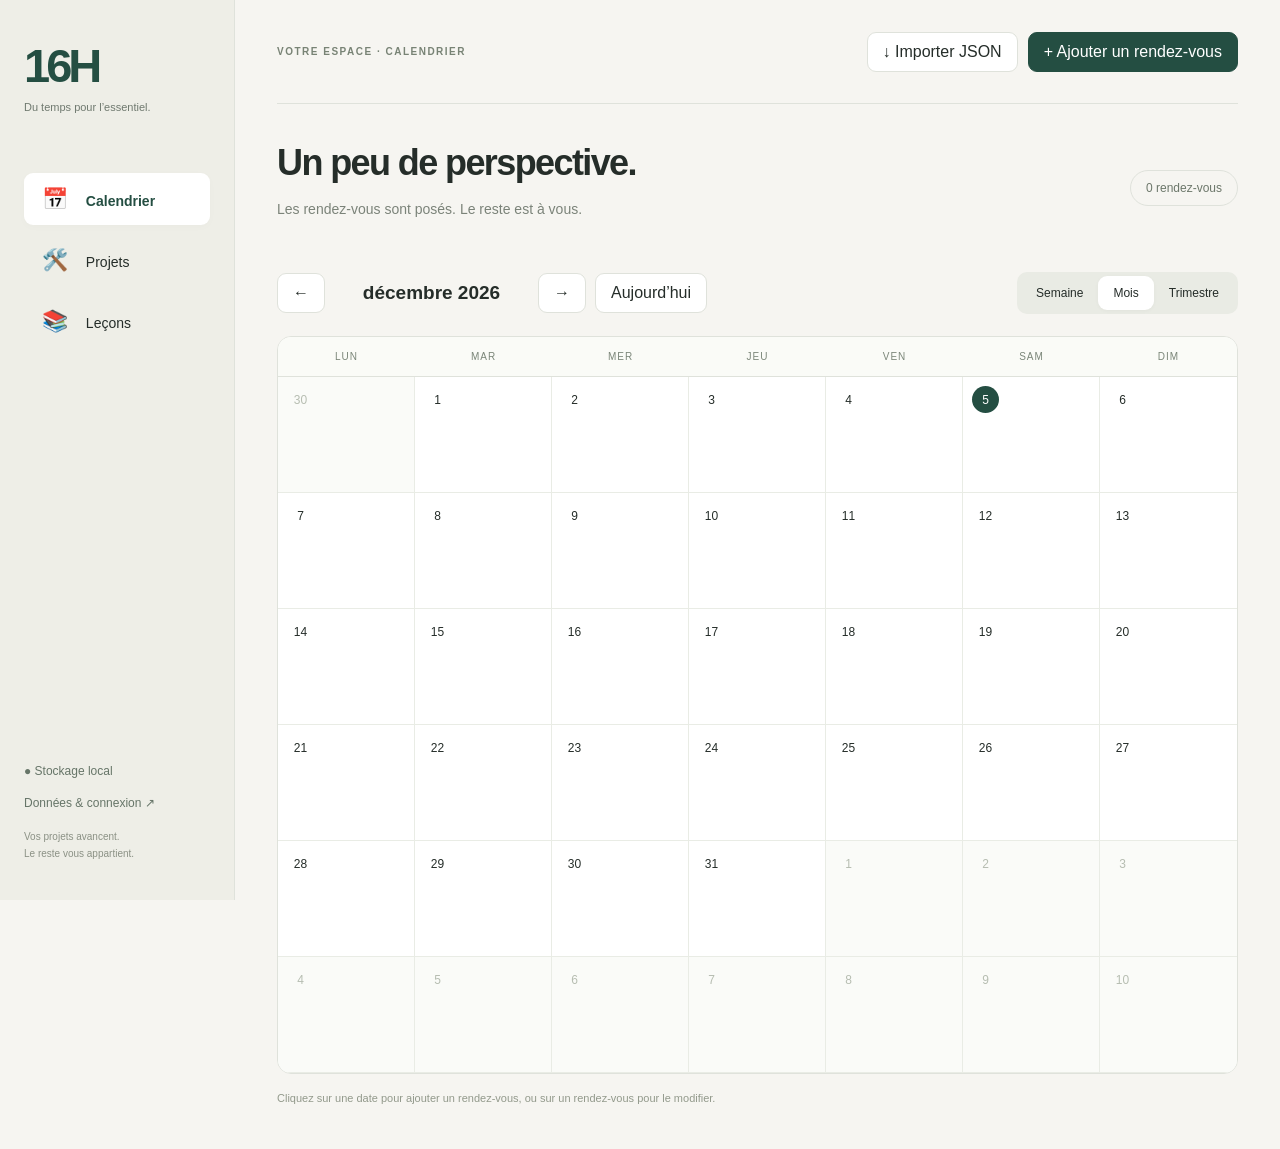
<file: index.html>
<!doctype html>
<html lang="fr"><head><meta charset="utf-8"><meta name="viewport" content="width=device-width,initial-scale=1"><meta name="theme-color" content="#f6f5f1"><title>16H — Calendrier, Projets & Leçons</title><link rel="manifest" href="./manifest.webmanifest"><link rel="icon" href="./icon-192.png"><link rel="stylesheet" href="./style.css"><link rel="stylesheet" href="./deepwork.css"></head>
<body>
<aside><a class="brand" href="./">16H<span>Du temps pour l’essentiel.</span></a><nav aria-label="Modules"><button data-module="calendar" class="active">📅 <span>Calendrier</span></button><button data-module="projects">🛠️ <span>Projets</span></button><button data-module="lessons">📚 <span>Leçons</span></button></nav><div class="aside-bottom"><span id="storageStatus">● Stockage local</span><button id="dataButton">Données & connexion ↗</button><small>Vos projets avancent.<br>Le reste vous appartient.</small></div></aside>
<main><header><span id="eyebrow">VOTRE ESPACE · CALENDRIER</span><div><button id="importButton">↓ Importer JSON</button><button id="addButton" class="primary">+ Ajouter un rendez-vous</button></div></header><section id="calendar"><div class="title-row"><div><h1>Un peu de perspective.</h1><p>Les rendez-vous sont posés. Le reste est à vous.</p></div><span class="pill" id="eventCount"></span></div><div class="toolbar"><div class="date-nav"><button id="prev" aria-label="Période précédente">←</button><h2 id="period"></h2><button id="next" aria-label="Période suivante">→</button><button id="today">Aujourd’hui</button></div><div class="segments" aria-label="Vue du calendrier"><button data-view="week">Semaine</button><button data-view="month" class="active">Mois</button><button data-view="quarter">Trimestre</button></div></div><div id="calendarGrid"></div><p class="hint">Cliquez sur une date pour ajouter un rendez-vous, ou sur un rendez-vous pour le modifier.</p></section>
<section id="projects" hidden><div class="title-row"><div><h1>De l’idée au projet.</h1><p>Une vue d’ensemble. Des étapes. De la place pour réfléchir.</p></div></div><input id="projectSearch" type="search" placeholder="Rechercher un projet…" aria-label="Rechercher un projet"><div id="projectGrid"></div></section>
<section id="projectDetail" hidden></section>
<section id="lessons" hidden><div class="title-row"><div><h1>Tout ce que j’apprends.</h1><p>Une carte par sujet, un espace libre pour explorer et retenir.</p></div></div><input id="lessonSearch" type="search" placeholder="Rechercher une leçon…" aria-label="Rechercher une leçon"><div id="lessonGrid"></div></section>
</main>
<dialog id="editor"><form id="editForm"><div class="dialog-head"><div><small>16H · VOTRE ESPACE</small><h2 id="editorTitle"></h2></div><button type="button" data-close aria-label="Fermer">×</button></div><div id="editFields"></div><p id="editError" class="error" role="alert"></p><footer><button type="button" id="deleteEntity" class="danger">Supprimer</button><button type="button" data-close>Annuler</button><button class="primary" type="submit">Enregistrer</button></footer></form></dialog>
<dialog id="dataDialog"><div class="dialog-head"><h2>Vos données, chez vous.</h2><button data-close aria-label="Fermer">×</button></div><p>Calendrier, projets, cartes et pièces jointes sont conservés sur cet appareil. Une sauvegarde complète permet de les transférer.</p><div class="data-actions"><button id="exportButton">↓ Sauvegarde complète</button><button id="importData">↑ Importer / restaurer</button><button id="migrateButton">Migrer la V14.1 de ce navigateur</button></div><hr><h3>Pont local · facultatif</h3><p>Pour partager un même fichier local avec une future intégration ChatGPT. Lancez le pont fourni dans le dossier bridge, puis saisissez son adresse et son jeton. La connexion vaut pour cet onglet.</p><label>Adresse<input id="bridgeUrl" value="http://127.0.0.1:1616"></label><label>Jeton d’accès<input id="bridgeToken" type="password" autocomplete="off"></label><label>Source de données<select id="bridgeSource"><option value="remote">Utiliser les données du pont</option><option value="local">Transférer mes données dans un pont vide</option></select></label><div class="data-actions"><button id="connectBridge">Connecter</button><button id="disconnectBridge">Revenir au stockage navigateur</button></div><p id="bridgeError" role="alert" class="error"></p><small>La connexion à ChatGPT elle-même se configure séparément : consultez le README.</small></dialog>
<dialog id="importDialog"><div class="dialog-head"><h2>Importer vos données</h2><button data-close aria-label="Fermer">×</button></div><p>Sauvegarde V15, export V14.1, projet ou planning JSON. Un aperçu est présenté avant toute modification.</p><input id="jsonFile" type="file" accept=".json,application/json"><textarea id="jsonText" rows="8" placeholder="Ou collez votre JSON ici…" aria-label="Contenu JSON"></textarea><button id="inspectImport">Vérifier le fichier</button><p id="importPreview" role="status"></p><label>Action<select id="importMode"><option value="merge">Ajouter les nouvelles données (refuse les identifiants déjà présents)</option><option value="replace">Restaurer une sauvegarde complète (remplace les données actuelles)</option></select></label><p class="hint">Une sauvegarde des données actuelles est téléchargée avant l’import.</p><p id="importError" class="error" role="alert"></p><footer><button id="applyImport" class="primary" disabled>Confirmer l’import</button></footer></dialog>
<div id="mapOverlay" hidden><div class="map-header"><button id="mapBack">← Projets</button><span id="mapBreadcrumb"></span><span id="mapSaveState" role="status">Sauvegarde locale</span></div><iframe id="mapFrame" title="Éditeur de carte mentale"></iframe></div>
<dialog id="lessonDeleteDialog" aria-labelledby="lessonDeleteTitle"><h2 id="lessonDeleteTitle">Supprimer cette leçon ?</h2><p id="lessonDeleteText"></p><footer><button id="lessonDeleteCancel">Annuler</button><button id="lessonDeleteConfirm" class="danger">Supprimer la leçon et sa carte</button></footer></dialog><div id="toast" role="status" hidden></div><script type="module" src="./app.mjs"></script></body></html>
</file>
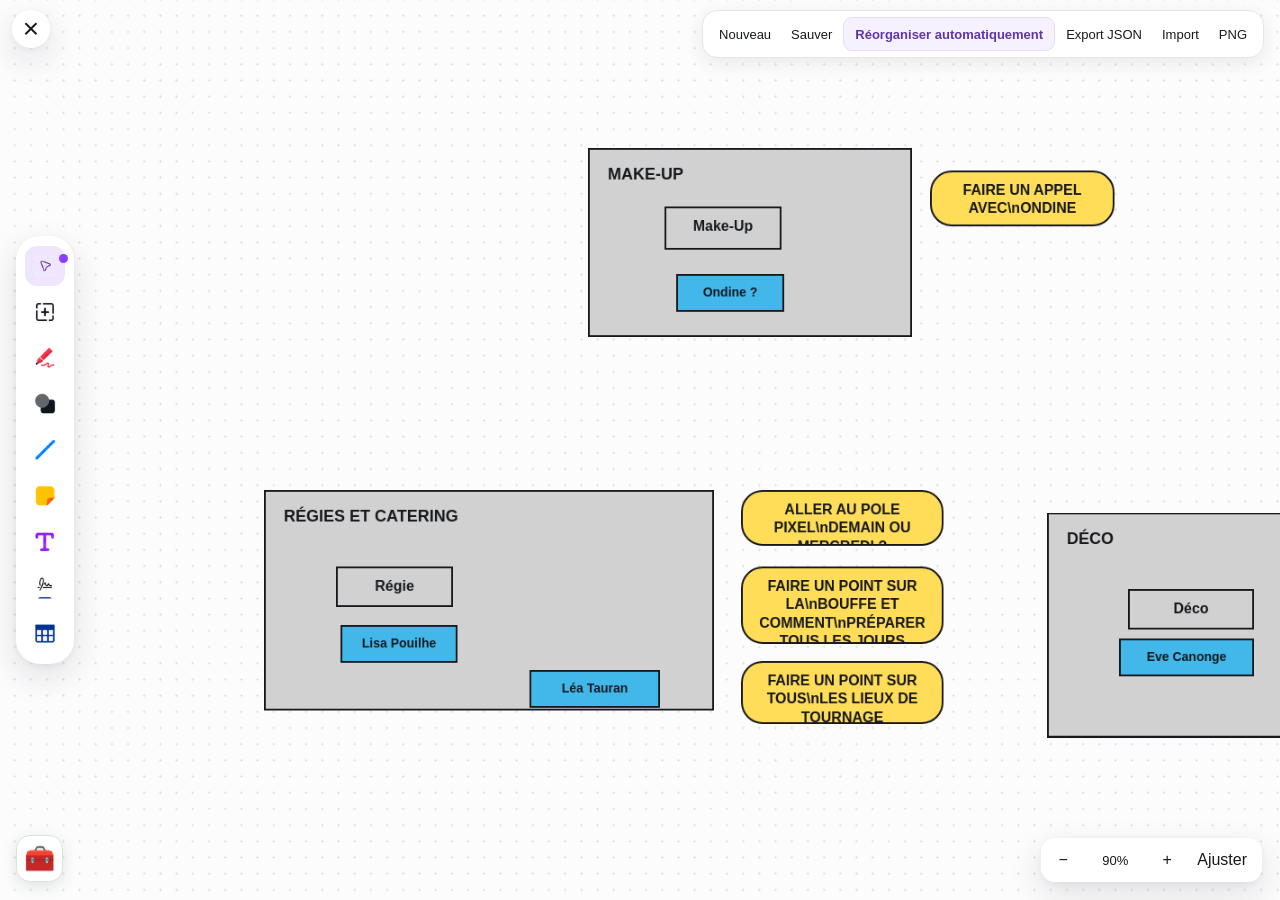
<file: mindmap.html>
<!doctype html>
<html lang="fr">
<head>
<meta charset="utf-8"/>
<meta name="viewport" content="width=device-width, initial-scale=1"/>
<!-- Home Mindmap V18.6: links + embeds + nested mindmaps -->
  <title>Home Mindmap</title>
<style>
  :root{
    --bg:#fcfcfd; --grid:#dfe4ec; --ink:#17191d; --muted:#6f7785;
    --purple:#8b3dff; --purple2:#efe5ff; --blue:#42b7ea; --yellow:#ffdd58;
    --shadow:0 12px 34px rgba(22,26,33,.12),0 2px 8px rgba(22,26,33,.06);
  }
  *{box-sizing:border-box}
  html,body{margin:0;width:100%;height:100%;overflow:hidden;font-family:Inter,"Open Sans",Arial,sans-serif;color:var(--ink);background:var(--bg)}
  button,input,select{font:inherit}
  button{color:inherit}
  #app{width:100%;height:100%;position:relative;overflow:hidden;background:var(--bg)}
  #viewport{
    position:absolute;inset:0;overflow:hidden;touch-action:none;cursor:default;
    background-color:var(--bg);
    background-image:radial-gradient(circle,var(--grid) 1px,transparent 1.25px);
    background-repeat:repeat;
  }
  #world{position:absolute;left:0;top:0;transform-origin:0 0;will-change:transform}
  #nodeLayer{position:absolute;left:0;top:0;overflow:visible}
  .node{
    position:absolute;user-select:none;transform-origin:center center;
    display:flex;align-items:center;justify-content:center;overflow:visible;
    min-width:10px;min-height:10px;
  }
  .node.locked{cursor:not-allowed}
  .node:not(.editing):not(.locked){cursor:grab}
  .node.dragging{cursor:grabbing}
  .node.hoverable:hover::after{
    content:"";position:absolute;inset:-2px;border:1px solid rgba(139,61,255,.28);
    border-radius:inherit;pointer-events:none;
  }
  .node-text{
    width:100%;height:100%;padding:10px 14px;display:flex;align-items:center;justify-content:center;
    text-align:center;white-space:pre-wrap;word-break:break-word;outline:none;box-sizing:border-box;line-height:1.2;overflow:hidden;
  }
  .node.editing .node-text{overflow:auto;user-select:text;-webkit-user-select:text;cursor:text;outline:none}
  .node.editing,.node.editing *{user-select:text;-webkit-user-select:text}
  .node-text-editor,.todo-text,.todo-title,.table-node td,input[type="text"],textarea,[contenteditable="true"]{user-select:text!important;-webkit-user-select:text!important;cursor:text}
  .node-text-editor{touch-action:auto!important}
  .node-text[contenteditable="true"]{user-select:text;cursor:text}
  .sticky .node-text{align-items:flex-start;justify-content:flex-start;text-align:left;padding:16px}
  .text-node .node-text{padding:2px 4px;justify-content:flex-start;text-align:left}
  .section .node-text{align-items:flex-start;justify-content:flex-start;padding:16px 20px;font-weight:800}
  .diamond .shape-bg{position:absolute;inset:0;transform:rotate(45deg);border-radius:8px}
  .diamond .node-text{position:relative;z-index:1}
  .draw-node svg{width:100%;height:100%;overflow:visible;display:block}
  .table-node{display:block;background:white;border:1px solid #222}
  .table-node table{border-collapse:collapse;width:100%;height:100%;table-layout:fixed}
  .table-node td{border:1px solid #222;padding:6px;vertical-align:top;outline:none;user-select:text}
  .document-node{background:#fff;border:1px solid #cfd5df!important;border-radius:14px!important;overflow:hidden!important;align-items:stretch!important;justify-content:stretch!important}
  .document-shell{width:100%;height:100%;display:flex;flex-direction:column;padding:14px 14px 12px;gap:10px;pointer-events:auto}
  .document-top{display:flex;gap:12px;align-items:center;min-width:0}
  .document-type{width:42px;height:46px;border-radius:10px;display:grid;place-items:center;font-weight:800;font-size:12px;letter-spacing:.4px;background:#f3efff;color:#6c36c9;flex:0 0 auto;border:1px solid #e1d6ff}
  .document-meta{min-width:0;flex:1}
  .document-name{font-size:14px;font-weight:750;white-space:nowrap;overflow:hidden;text-overflow:ellipsis}
  .document-sub{font-size:11px;color:#737b88;margin-top:3px}
  .document-open{margin-top:auto;height:34px;border:1px solid #d8dde6;background:#fff;border-radius:9px;font-weight:700;cursor:pointer;pointer-events:auto}
  .document-open:hover{background:#f7f4ff;border-color:#cdbbff;color:#6530c4}

  #viewport.doc-preview-open{right:50%;border-right:1px solid #d9dee7}
  #documentPreviewPanel{position:absolute;right:0;top:0;bottom:0;width:50%;z-index:90;background:#fff;border-left:1px solid #d9dee7;display:none;flex-direction:column;box-shadow:-10px 0 30px rgba(24,28,35,.08)}
  #documentPreviewPanel.show{display:flex}
  .doc-preview-head{height:58px;display:flex;align-items:center;gap:12px;padding:0 14px 0 18px;border-bottom:1px solid #e4e7ec;flex:0 0 auto;background:#fff}
  .doc-preview-title{font-size:15px;font-weight:750;white-space:nowrap;overflow:hidden;text-overflow:ellipsis;flex:1}
  .doc-preview-badge{font-size:11px;font-weight:800;padding:5px 8px;border-radius:999px;background:#f2edff;color:#6530c4}
  .doc-preview-close{width:34px;height:34px;border:0;border-radius:9px;background:transparent;font-size:24px;cursor:pointer;display:grid;place-items:center}
  .doc-preview-close:hover{background:#f1f3f6}
  #documentPreviewBody{flex:1;min-height:0;overflow:auto;background:#f7f8fa}
  #documentPreviewBody iframe{width:100%;height:100%;border:0;background:#fff;display:block}
  .doc-text-preview{max-width:900px;margin:0 auto;padding:36px 42px 70px;background:#fff;min-height:100%;font:15px/1.65 Inter,"Open Sans",Arial,sans-serif;color:#20242a;white-space:pre-wrap;word-break:break-word}
  .doc-md-preview{max-width:900px;margin:0 auto;padding:36px 42px 70px;background:#fff;min-height:100%;font:15px/1.65 Inter,"Open Sans",Arial,sans-serif;color:#20242a}
  .doc-md-preview h1,.doc-md-preview h2,.doc-md-preview h3{line-height:1.25;margin:1.2em 0 .55em}
  .doc-md-preview h1{font-size:28px}.doc-md-preview h2{font-size:22px}.doc-md-preview h3{font-size:18px}
  .doc-md-preview p{margin:.55em 0}.doc-md-preview ul{padding-left:24px}.doc-md-preview code{background:#f1f3f6;padding:2px 5px;border-radius:5px;font-family:ui-monospace,SFMono-Regular,Menlo,monospace}
  .doc-preview-error{padding:28px;color:#7b4450}

  #connectorSvg,#selectionSvg{position:absolute;inset:0;width:100%;height:100%;pointer-events:none;overflow:visible}
  #connectorOverlay{position:absolute;inset:0;z-index:18;pointer-events:none}
  .connector-handle{position:absolute;width:16px;height:16px;border-radius:50%;background:#fff;border:2px solid #bcc5d1;box-shadow:0 1px 4px rgba(0,0,0,.16);transform:translate(-50%,-50%);pointer-events:auto;cursor:grab}
  .connector-handle:active{cursor:grabbing}
  #connectorSvg{z-index:2}
  #selectionSvg{z-index:8}
  #world{z-index:4}
  .connector-hit{fill:none;stroke:transparent;stroke-width:14;pointer-events:stroke;cursor:pointer}
  .connector-visible{fill:none;stroke:#17191d;stroke-width:2}
  .connector-label{
    position:absolute;z-index:6;background:#fff;padding:2px 6px;border-radius:6px;font-size:12px;
    transform:translate(-50%,-50%);box-shadow:0 1px 3px rgba(0,0,0,.12);pointer-events:auto;
  }

  #marquee{position:absolute;display:none;z-index:15;border:1px solid var(--purple);background:rgba(139,61,255,.08);pointer-events:none}
  #smartV,#smartH{position:absolute;z-index:14;background:#d93cff;display:none;pointer-events:none}
  #smartV{width:1px;top:0;bottom:0}
  #smartH{height:1px;left:0;right:0}

  #selectionBox{
    position:absolute;z-index:20;border:2px solid var(--purple);display:none;pointer-events:none;
    transform-origin:center center;
  }
  .handle{
    position:absolute;width:12px;height:12px;background:#fff;border:1.5px solid #aeb6c3;border-radius:50%;
    box-shadow:0 1px 4px rgba(0,0,0,.15);pointer-events:auto;
  }
  .handle.side{border-radius:5px}
  .h-nw{left:-7px;top:-7px;cursor:nwse-resize}.h-n{left:50%;top:-7px;transform:translateX(-50%);cursor:ns-resize}
  .h-ne{right:-7px;top:-7px;cursor:nesw-resize}.h-e{right:-7px;top:50%;transform:translateY(-50%);cursor:ew-resize}
  .h-se{right:-7px;bottom:-7px;cursor:nwse-resize}.h-s{left:50%;bottom:-7px;transform:translateX(-50%);cursor:ns-resize}
  .h-sw{left:-7px;bottom:-7px;cursor:nesw-resize}.h-w{left:-7px;top:50%;transform:translateY(-50%);cursor:ew-resize}
  #rotateHandle{
    position:absolute;left:calc(50% - 36px);top:auto;bottom:-126px;transform:translateX(-50%);width:34px;height:34px;border-radius:50%;
    background:#fff;border:1px solid #ccd1da;box-shadow:0 2px 7px rgba(0,0,0,.14);pointer-events:auto;cursor:grab;
    display:grid;place-items:center;font-size:0;
  }
  #rotateStem{display:none!important}

  .quick{
    position:absolute;width:34px;height:34px;border-radius:50%;background:#fff;border:1px solid #cbd1da;
    box-shadow:0 2px 7px rgba(0,0,0,.14);display:none;place-items:center;pointer-events:auto;cursor:pointer;
    font-size:21px;line-height:1;
  }
  #qUp{left:50%;top:-72px;transform:translateX(-50%)}#qDown{left:50%;bottom:-72px;transform:translateX(-50%)}
  #qLeft{left:-54px;top:50%;transform:translateY(-50%)}#qRight{right:-54px;top:50%;transform:translateY(-50%)}

  #leftToolbar{
    position:absolute;left:16px;top:50%;transform:translateY(-50%);z-index:40;width:58px;padding:10px 7px;
    border-radius:24px;background:#fff;box-shadow:var(--shadow);display:flex;flex-direction:column;gap:6px;align-items:center;
  }
  .tool{
    width:40px;height:40px;border:0;background:transparent;border-radius:12px;display:grid;place-items:center;cursor:pointer;
    font-size:20px;position:relative;
  }
  .tool:hover{background:#f4f5f7}.tool.active{background:var(--purple2);color:#6632c2}
  .tool.active::after{content:"";position:absolute;right:-3px;top:8px;width:9px;height:9px;border-radius:50%;background:var(--purple)}
  .tool svg{width:23px;height:23px;stroke:currentColor;fill:none;stroke-width:2;stroke-linecap:round;stroke-linejoin:round}
  .tool svg{display:none}
  .tool-icon,.tb-icon,.quick-icon,.rotate-icon{display:block;object-fit:contain;pointer-events:none}
  .tool-icon{width:24px;height:24px}
  .quick-icon{width:18px;height:18px}
  .rotate-icon{width:18px;height:18px}
  .tb-icon{width:22px;height:22px;object-fit:contain}
  .tb-icon.wide{width:24px;height:24px;object-fit:contain}
  .tb-btn.icon{display:grid;place-items:center}
  .tb-btn.icon img{width:28px;height:28px;object-fit:contain}
  .tb-btn.icon.active{background:#efe5ff}
  .canva-swatch,.line-style-btn,.connector-style-icon,.text-color-btn,.bullets-icon,.spacing-icon,.more-icon{display:grid;place-items:center;position:relative}
  .canva-swatch input,.text-color-btn input{position:absolute;inset:0;opacity:0;cursor:pointer}
  .canva-swatch .swatch-disc,.line-style-btn .lines,.connector-style-icon:before,.connector-style-icon:after,.text-color-btn:after{display:none!important}
  #fontSizeWrap button{display:grid;place-items:center;font-size:0}
  #fontSizeWrap button img{width:20px;height:20px;object-fit:contain}
  #rotateHandle{font-size:0}
  .quick{font-size:0}

  #closeBtn{
    position:absolute;left:14px;top:12px;z-index:41;width:42px;height:42px;border-radius:50%;border:0;background:#fff;
    box-shadow:var(--shadow);font-size:32px;line-height:1;cursor:pointer
  }

  #topbar{
    position:absolute;left:68px;top:12px;z-index:35;background:rgba(255,255,255,.98);
    border:1px solid #e2e5ea;display:none;align-items:center;gap:4px;padding:5px 8px;
    overflow-x:auto;overflow-y:hidden;white-space:nowrap;backdrop-filter:blur(10px);border-radius:16px;
    box-shadow:0 5px 20px rgba(0,0,0,.08);width:max-content;max-width:none;height:54px
  }
  #topbar.show{display:flex}
  .tb-btn,.tb-select,.tb-input{height:38px;border:0;background:transparent;border-radius:10px;padding:0;cursor:pointer;flex:0 0 auto}
  .tb-btn:hover,.tb-select:hover{background:#f4f3f7}
  .tb-btn.icon{width:38px;min-width:38px;max-width:38px;padding:0;font-size:22px;display:grid;place-items:center}
  .tb-btn.active{background:#efe5ff;color:#5d2ca7;font-weight:800}
  .tb-sep{width:1px;height:28px;background:#e1e4e9;flex:0 0 auto;margin:0 2px}
  #topbar > *{box-sizing:border-box}
  #topbar img{display:block}

  .canva-swatch{width:38px;height:38px;min-width:38px;max-width:38px;border:0;background:transparent;border-radius:10px;padding:0;cursor:pointer;position:relative;flex:0 0 38px}
  .canva-swatch:hover{background:#f4f3f7}
  .canva-swatch .swatch-disc{width:32px;height:32px;border-radius:50%;display:block;border:1px solid rgba(0,0,0,.12)}
  .canva-swatch input{position:absolute;inset:0;opacity:0;cursor:pointer}
  .line-style-btn{width:38px;height:38px;min-width:38px;max-width:38px;border:0;background:transparent;border-radius:10px;display:grid;place-items:center;cursor:pointer;flex:0 0 38px}
  .line-style-btn:hover{background:#f4f3f7}
  .line-style-btn .lines{width:27px;height:22px;display:flex;flex-direction:column;justify-content:space-between}
  .line-style-btn .lines i{display:block;height:3px;border-radius:4px;background:#17191d}
  .connector-style-icon{width:38px;height:38px;min-width:38px;max-width:38px;border:0;background:transparent;border-radius:10px;position:relative;cursor:pointer;flex:0 0 38px}
  .connector-style-icon:hover{background:#f4f3f7}
  .connector-style-icon:before{content:"";position:absolute;left:12px;top:28px;width:19px;height:14px;border-left:3px solid #17191d;border-top:3px solid #17191d;border-radius:11px 0 0 0}
  .connector-style-icon:after{content:"";position:absolute;right:9px;top:10px;width:8px;height:8px;background:#17191d;border-radius:50%}
  .font-canva{height:46px;width:200px;min-width:200px;max-width:200px;flex:0 0 200px;border:1px solid #d8dce5;border-radius:12px;background:#fff;padding:0 14px;font-size:18px;cursor:pointer}
  #fontSizeWrap{display:flex;align-items:center;border:1px solid #d8dce5;border-radius:12px;height:46px;width:142px;min-width:142px;max-width:142px;flex:0 0 142px;overflow:hidden;background:#fff}
  #fontSizeWrap button{height:100%;width:42px;min-width:42px;border:0;background:#fff;cursor:pointer;font-size:22px}
  #fontSizeWrap button:hover{background:#f5f5f7}
  #fontSizeWrap input{width:58px;min-width:58px;text-align:center;border:0;outline:none;font-size:18px;font-weight:600}
  .text-color-btn{width:46px;height:46px;min-width:46px;max-width:46px;flex:0 0 46px;border:0;background:transparent;border-radius:12px;position:relative;cursor:pointer;font-size:29px;font-family:Georgia,serif;line-height:1}
  .text-color-btn:hover{background:#f4f3f7}
  .text-color-btn:after{content:"";position:absolute;left:8px;right:8px;bottom:5px;height:5px;border-radius:6px;background:linear-gradient(90deg,#ff3b30,#ffcc00,#34c759,#00a7ff,#8b3dff,#ff2d55)}
  .text-color-btn input{position:absolute;inset:0;opacity:0;cursor:pointer}
  .align-canva{height:46px;width:46px;min-width:46px;max-width:46px;flex:0 0 46px;border:0;background:transparent;border-radius:12px;padding:0;font-size:0;cursor:pointer;appearance:none;-webkit-appearance:none;color:transparent}
  .align-canva:hover{background:#f4f3f7}
  .align-canva option{font-size:16px}
  .align-canva{background-image:url([data-uri]);background-repeat:no-repeat;background-size:24px 24px;background-position:12px center}
  .bullets-icon,.spacing-icon,.more-icon{width:46px;height:46px;min-width:46px;max-width:46px;border:0;background:transparent;border-radius:12px;cursor:pointer;font-size:24px;display:grid;place-items:center;flex:0 0 46px}
  .bullets-icon:hover,.spacing-icon:hover,.more-icon:hover{background:#f4f3f7}
  #filebar{position:absolute;right:16px;top:14px;z-index:31;display:flex;gap:7px;background:#fff;border:1px solid #e2e5ea;border-radius:18px;padding:6px 10px;box-shadow:0 5px 20px rgba(0,0,0,.08);height:62px;align-items:center}
  #filebar button{border:0;background:#fff;border-radius:11px;padding:0 10px;height:46px;cursor:pointer}
  #filebar button:hover{background:#f4f5f7}
  #autoArrangeBtn{font-weight:700!important;background:#f5f1ff!important;color:#5f35a8!important;border:1px solid #e7dcff!important;padding:0 11px!important}
  #autoArrangeBtn:hover{background:#ece3ff!important}
  #autoArrangeBtn:disabled{opacity:.55;cursor:wait}

  #zoomControls{
    position:absolute;right:18px;bottom:18px;z-index:40;background:#fff;box-shadow:var(--shadow);border-radius:14px;
    padding:5px;display:flex;align-items:center;gap:3px
  }
  #zoomControls button{border:0;background:#fff;height:34px;min-width:34px;border-radius:9px;cursor:pointer}
  #zoomControls button:hover{background:#f3f4f6}
  #zoomPct{font-size:13px;min-width:64px!important}
  #fitBtn{padding:0 10px!important}

  .popover{
    position:absolute;z-index:60;background:#fff;border:1px solid #e0e3e9;border-radius:14px;box-shadow:var(--shadow);
    padding:8px;display:none
  }
  .popover.show{display:block}
  #shapePalette{left:94px;top:50%;transform:translateY(-10%);width:190px}
  .shape-grid{display:grid;grid-template-columns:1fr 1fr;gap:7px}
  .shape-grid button{height:44px;border:1px solid #e2e5ea;background:#fff;border-radius:10px;cursor:pointer}
  .shape-grid button:hover{background:#f5f6f8}
  #contextMenu{min-width:210px;padding:6px}
  #contextMenu button{width:100%;border:0;background:#fff;text-align:left;padding:9px 10px;border-radius:8px;cursor:pointer}
  #contextMenu button:hover{background:#f3f4f6}
  #contextMenu hr{border:0;border-top:1px solid #eceef2;margin:5px 0}

  #toast{
    position:absolute;left:50%;bottom:22px;transform:translateX(-50%);z-index:100;background:#17191d;color:white;
    border-radius:10px;padding:10px 14px;font-size:13px;opacity:0;pointer-events:none;transition:.18s
  }
  #toast.show{opacity:1}


  /* V12 color palette + local image import */
  .color-popover{width:310px;padding:16px;border-radius:18px}
  .color-popover .cp-title{font-size:18px;font-weight:800;margin:0 0 12px}
  .color-popover .cp-current{display:flex;align-items:center;gap:10px;margin-bottom:14px}
  .color-popover .cp-custom{width:42px;height:42px;border-radius:50%;border:1px solid #d9dde5;overflow:hidden;position:relative;background:conic-gradient(#f00,#ff0,#0f0,#0ff,#00f,#f0f,#f00);cursor:pointer}
  .color-popover .cp-custom input{position:absolute;inset:0;width:100%;height:100%;opacity:0;cursor:pointer}
  .color-popover .cp-label{font-size:13px;color:#6f7785}
  .color-grid{display:grid;grid-template-columns:repeat(7,1fr);gap:10px}
  .color-chip{width:30px;height:30px;border-radius:50%;border:1px solid rgba(0,0,0,.12);cursor:pointer;position:relative;padding:0}
  .color-chip:hover{transform:scale(1.08)}
  .color-chip.active::after{content:"";position:absolute;inset:-4px;border:2px solid var(--purple);border-radius:50%}
  .color-section-label{font-size:13px;color:#6f7785;margin:14px 0 9px}
  .image-node{background:transparent!important;border:0!important;overflow:hidden}
  .image-node img{width:100%;height:100%;display:block;object-fit:cover;pointer-events:none;user-select:none}
  .image-node.crop-editing{cursor:move}
  .image-node.crop-editing::after{content:"Recadrage — faites glisser l’image";position:absolute;left:50%;bottom:10px;transform:translateX(-50%);background:rgba(0,0,0,.72);color:#fff;padding:5px 9px;border-radius:8px;font-size:11px;white-space:nowrap;pointer-events:none}
  .image-toolbar-btn{height:34px;border:0;background:transparent;border-radius:9px;padding:0 10px;font-weight:650;cursor:pointer}
  .image-toolbar-btn:hover,.image-toolbar-btn.active{background:#efe5ff;color:#5d2ca7}
  .shape-grid .import-image-btn{grid-column:1/-1;font-weight:700;background:#f7f3ff;border-color:#e5d8ff;color:#5d2ca7}
  .shape-grid .todo-create-btn{grid-column:1/-1;font-weight:700;background:#f7fafc;border-color:#dde3ea}
  .todo-node{display:block!important;overflow:hidden!important;background:#fff}
  .todo-shell{width:100%;height:100%;display:flex;flex-direction:column;padding:14px 14px 12px;gap:10px;overflow:hidden;cursor:grab}
  .todo-title{font-weight:800;font-size:16px;line-height:1.2;padding:2px 2px 8px;border-bottom:1px solid rgba(0,0,0,.10);outline:none;user-select:text;cursor:text}
  .todo-list{display:flex;flex-direction:column;gap:7px;overflow:auto;min-height:0;flex:1;padding-right:2px;cursor:grab}
  .todo-row{display:flex;align-items:center;gap:8px;min-height:28px;padding:3px 4px;border-radius:8px;cursor:grab}
  .todo-row:hover{background:rgba(0,0,0,.035)}
  .todo-check{appearance:none;-webkit-appearance:none;width:18px;height:18px;min-width:18px;border:1.8px solid #8a919b;border-radius:5px;background:#fff;display:grid;place-items:center;cursor:pointer;margin:0}
  .todo-check:checked{background:#8b3dff;border-color:#8b3dff}
  .todo-check:checked::after{content:"✓";color:white;font-size:13px;font-weight:900;line-height:1}
  .todo-text{flex:1;min-width:0;border:0;background:transparent;outline:none;font:inherit;font-size:14px;color:inherit;padding:2px 0}
  .todo-text:focus{background:#fff;border-radius:6px;box-shadow:0 0 0 2px rgba(139,61,255,.16);padding:4px 6px;margin:-2px -6px}
  .todo-title:focus{border-radius:6px;box-shadow:0 0 0 2px rgba(139,61,255,.16)}
  .todo-row.done .todo-text{text-decoration:line-through;opacity:.55}
  .todo-delete{width:26px;height:26px;border:0;background:transparent;border-radius:7px;cursor:pointer;font-size:18px;line-height:1;color:#727984;opacity:.25}
  .todo-row:hover .todo-delete{opacity:1}
  .todo-delete:hover{background:#feecec;color:#d33}
  .todo-add{height:32px;border:1px dashed rgba(0,0,0,.22);background:rgba(255,255,255,.65);border-radius:9px;cursor:pointer;font-weight:700;color:#555}
  .todo-add:hover{border-color:#8b3dff;color:#6a2bc1;background:#f7f1ff}
  .todo-interactive{user-select:auto}
  .connector-context{min-width:160px}

  @media(max-width:1100px){
    #filebar{display:none}
    #topbar{max-width:calc(100vw - 120px)!important}
  }

  /* V10 compact Canva-like controls */
  #topbar{height:48px;gap:2px;padding:4px 7px;border-radius:15px;left:66px;top:10px}
  #topbar .tb-btn,#topbar .tb-select,#topbar .tb-input{height:34px;border-radius:9px}
  #topbar .tb-btn.icon{width:34px;min-width:34px;max-width:34px;height:34px}
  #topbar .tb-btn.icon img{width:22px;height:22px}
  #topbar .canva-swatch,#topbar .line-style-btn,#topbar .connector-style-icon,#topbar .text-color-btn,#topbar .bullets-icon,#topbar .spacing-icon,#topbar .more-icon{width:34px!important;min-width:34px!important;max-width:34px!important;height:34px!important;flex:0 0 34px!important;border-radius:9px!important}
  #topbar .tb-icon{width:20px!important;height:20px!important}
  #topbar .tb-icon.wide{width:22px!important;height:22px!important}
  #topbar .font-canva{height:34px!important;width:150px!important;min-width:150px!important;max-width:150px!important;flex:0 0 150px!important;border-radius:10px!important;padding:0 10px!important;font-size:14px!important}
  #topbar #fontSizeWrap{height:34px!important;width:104px!important;min-width:104px!important;max-width:104px!important;flex:0 0 104px!important;border-radius:10px!important}
  #topbar #fontSizeWrap button{width:30px!important;min-width:30px!important;height:34px!important}
  #topbar #fontSizeWrap button img{width:16px!important;height:16px!important}
  #topbar #fontSizeWrap input{width:44px!important;min-width:44px!important;font-size:15px!important}
  #topbar .align-canva{height:34px!important;width:34px!important;min-width:34px!important;max-width:34px!important;flex:0 0 34px!important;border-radius:9px!important;background-size:20px 20px!important;background-position:center!important}
  #topbar .tb-sep{height:24px!important;margin:0 1px!important}
  .dynamic-fill-disc{display:block;width:27px;height:27px;border-radius:50%;border:1px solid rgba(0,0,0,.16);box-shadow:inset 0 0 0 1px rgba(255,255,255,.22)}
  #filebar{height:48px;top:10px;padding:5px 7px;border-radius:15px;gap:2px}
  #filebar button{height:34px;padding:0 9px;font-size:13px;border-radius:9px}
  #closeBtn{width:38px;height:38px;left:12px;top:10px;font-size:28px}


  /* V11: keep toolbar icons fully visible */
  #topbar{overflow-x:auto;overflow-y:visible;scrollbar-width:none}
  #topbar::-webkit-scrollbar{display:none}
  #topbar button,#topbar select{overflow:visible}
  #topbar img{max-width:100%;max-height:100%;object-fit:contain;object-position:center;overflow:visible}
  .tb-btn.icon img{width:22px!important;height:22px!important;padding:1px}
  .tb-icon,.tb-icon.wide{width:21px!important;height:21px!important;padding:1px}
  .format-glyph{width:22px;height:22px;display:grid;place-items:center;font-size:21px;line-height:1;color:#17191d;font-family:Arial,sans-serif;font-weight:500;overflow:visible}
  .format-glyph.strike{text-decoration:line-through}
  .format-glyph.italic{font-family:Georgia,serif;font-style:italic;font-size:24px}
  .format-glyph.underline{text-decoration:underline;text-underline-offset:3px}
  .format-glyph.case{font-size:18px;letter-spacing:-1px;white-space:nowrap}
  .format-svg{width:22px;height:22px;display:block;overflow:visible}
  .border-popover{width:280px;padding:12px;z-index:80}
  .border-popover.show{display:block}
  .bp-row{display:grid;grid-template-columns:82px 1fr auto;gap:10px;align-items:center;min-height:38px;font-size:13px}
  .bp-row select{height:32px;border:1px solid #dfe3e9;border-radius:9px;background:#fff;padding:0 8px}
  .bp-row input[type="range"]{width:100%}
  .bp-row output{min-width:26px;text-align:right;color:#626a77}
  .bp-color{width:32px;height:32px;border-radius:9px;border:1px solid #dfe3e9;overflow:hidden;display:block}
  .bp-color input{width:100%;height:100%;border:0;padding:0;cursor:pointer}
  .radius-presets{display:flex;gap:6px;margin-top:8px}
  .radius-presets button{flex:1;height:30px;border:1px solid #dfe3e9;background:#fff;border-radius:8px;cursor:pointer;font-size:12px}
  .radius-presets button:hover{background:#f4f3f7}


/* ========================= V18.1 — hierarchy, multiline text, task-child nodes ========================= */
.node-text{
  display:block!important;
  width:100%;height:100%;
  padding:10px 14px;
  box-sizing:border-box;
  white-space:pre-wrap;
  overflow-wrap:anywhere;
  word-break:normal;
  line-height:1.28;
  overflow:hidden;
  text-align:left;
  vertical-align:top;
}
.node-text-editor{
  display:block!important;
  width:100%!important;height:100%!important;
  resize:none!important;
  border:0!important;outline:0!important;
  background:transparent!important;
  box-sizing:border-box!important;
  padding:10px 14px!important;
  margin:0!important;
  white-space:pre-wrap!important;
  overflow-wrap:anywhere!important;
  line-height:1.28!important;
  overflow:auto!important;
  vertical-align:top!important;
}
.text-node .node-text,.text-node .node-text-editor{padding:4px 6px!important}
.sticky .node-text,.sticky .node-text-editor{padding:16px!important}
.section .node-text,.section .node-text-editor{padding:16px 20px!important}
.taskcard-node{display:flex!important;align-items:flex-start!important;overflow:hidden!important}
.taskcard-shell{width:100%;height:100%;display:flex;align-items:flex-start;gap:6px;padding:9px 11px;box-sizing:border-box}
.taskcard-check-hit{width:34px;height:34px;min-width:34px;display:grid;place-items:center;border-radius:9px;cursor:pointer;margin:-5px 0 0 -5px;position:relative;z-index:3}
.taskcard-check-hit:hover{background:rgba(139,61,255,.08)}
.taskcard-check{appearance:none;-webkit-appearance:none;width:20px;height:20px;min-width:20px;border:1.8px solid #8a919b;border-radius:5px;background:#fff;display:grid;place-items:center;cursor:pointer;margin:0}
.taskcard-check:checked{background:#8b3dff;border-color:#8b3dff}
.taskcard-check:checked::after{content:"✓";color:#fff;font-size:14px;font-weight:900;line-height:1}
.taskcard-label{flex:1;min-width:0;white-space:pre-wrap;overflow-wrap:anywhere;line-height:1.28;font-weight:700;padding-top:1px}
.node.dependency-muted{opacity:.42!important;filter:grayscale(.92);}
.node.dependency-muted::after{content:"";position:absolute;inset:0;background:rgba(190,194,202,.18);pointer-events:none;border-radius:inherit}
#todoTaskPicker{position:absolute;z-index:80;min-width:260px;max-width:360px;background:#fff;border:1px solid #dde1e8;border-radius:14px;box-shadow:0 10px 30px rgba(0,0,0,.16);padding:8px;display:none}
#todoTaskPicker.show{display:block}
#todoTaskPicker .picker-title{font-size:12px;font-weight:800;color:#656b75;padding:6px 8px 8px}
#todoTaskPicker button{width:100%;border:0;background:#fff;text-align:left;padding:9px 10px;border-radius:9px;cursor:pointer;font-size:13px;white-space:normal;line-height:1.25}
#todoTaskPicker button:hover{background:#f4efff;color:#6328b8}
#todoTaskPicker .empty{padding:10px;color:#8a919b;font-size:13px}


  /* 16H V12.5 adapter — Home Mindmap V18.1 remains authoritative */
  #project16hActions{
    position:absolute;left:50%;bottom:18px;transform:translateX(-50%);
    z-index:90;display:none;align-items:center;gap:7px;background:rgba(255,255,255,.98);
    border:1px solid #e1e5eb;border-radius:15px;padding:6px;
    box-shadow:0 8px 28px rgba(20,24,31,.14);backdrop-filter:blur(10px)
  }
  #project16hActions.show{display:flex}
  #project16hActions .p16-label{
    font-size:12px;font-weight:800;padding:0 7px;color:#606875;white-space:nowrap;
    max-width:260px;overflow:hidden;text-overflow:ellipsis
  }
  #project16hActions button{
    height:34px;border:1px solid #dfe3e9;border-radius:9px;background:#fff;
    padding:0 10px;font-weight:800;font-size:12px;cursor:pointer
  }
  #project16hActions button:hover{background:#f5f6f8}
  #project16hActions .primary{background:#17191d;color:#fff;border-color:#17191d}
  #project16hActions .icon{width:36px;padding:0;font-size:17px}

  #p16MetaDialog{
    border:0;border-radius:18px;padding:0;width:min(470px,calc(100vw - 28px));
    box-shadow:0 28px 80px rgba(0,0,0,.22)
  }
  #p16MetaDialog::backdrop{background:rgba(18,22,28,.32)}
  .p16-modal{padding:22px}
  .p16-modal h3{margin:0 0 17px;font-size:22px}
  .p16-grid{display:grid;grid-template-columns:1fr 1fr;gap:12px}
  .p16-field{display:flex;flex-direction:column;gap:6px}
  .p16-field label{font-size:12px;font-weight:800;color:#66707d}
  .p16-field input,.p16-field select{
    height:42px;border:1px solid #dfe3e9;border-radius:10px;background:#fff;padding:0 10px
  }
  .p16-actions{display:flex;justify-content:flex-end;gap:8px;margin-top:18px}
  .p16-actions button{
    height:39px;border:1px solid #dfe3e9;background:#fff;border-radius:10px;
    padding:0 13px;font-weight:800;cursor:pointer
  }
  .p16-actions .primary{background:#17191d;color:#fff;border-color:#17191d}

  #host16hBadge{
    position:absolute;left:70px;bottom:18px;z-index:89;background:#fff;
    border:1px solid #e0e4ea;border-radius:999px;padding:7px 10px;
    font-size:11px;font-weight:800;box-shadow:0 5px 18px rgba(0,0,0,.08)
  }

  /* 16H V13.2 — petit chrono de session */
  #p16Countdown{
    position:absolute;
    top:14px;
    left:50%;
    transform:translateX(-50%);
    z-index:96;
    display:none;
    align-items:center;
    gap:8px;
    height:38px;
    padding:0 13px;
    border:1px solid #dfe4ea;
    border-radius:999px;
    background:rgba(255,255,255,.97);
    box-shadow:0 6px 22px rgba(20,24,31,.10);
    backdrop-filter:blur(10px);
    font-size:12px;
    font-weight:800;
    white-space:nowrap;
  }
  #p16Countdown.show{display:flex}
  #p16CountdownDot{
    width:8px;height:8px;border-radius:50%;background:#17191d;flex:0 0 auto;
  }
  #p16CountdownValue{font-variant-numeric:tabular-nums;font-size:13px}
  #p16Countdown.finished{background:#f3f4f6;color:#717782}
  #p16Countdown.finished #p16CountdownDot{background:#9aa1aa}
  .v15-open-card{position:absolute;right:3px;top:3px;border:1px solid #dce2d8;background:#fff;border-radius:5px;color:#244e42;width:30px;height:30px;padding:0;font-size:18px;cursor:pointer;z-index:12}.todo-title{padding-right:34px}
.bp-color{border-radius:50%!important;position:relative;background:#fff}.bp-color input{appearance:none;-webkit-appearance:none;display:block;border-radius:50%;overflow:hidden}.bp-color input::-webkit-color-swatch-wrapper{padding:3px}.bp-color input::-webkit-color-swatch{border:0;border-radius:50%}.bp-color input::-moz-color-swatch{border:0;border-radius:50%}#topbar .canva-swatch,.dynamic-fill-disc{aspect-ratio:1;border-radius:50%!important;flex-shrink:0}.color-popover .cp-custom{aspect-ratio:1;min-width:42px;box-shadow:inset 0 0 0 4px #fff}.color-chip{aspect-ratio:1;min-width:30px}#shapeColorGrid{display:none!important}.todo-row>button[title="Ouvrir la carte de cette tâche"]{padding:0;border:0;background:transparent;min-width:28px;height:28px;font-size:18px;cursor:pointer}
/* V18.6 — lien, intégration et sous-cartes */
  .link-node,.embed-node,.mindmap-node{display:block!important;overflow:hidden!important;background:#fff!important;border:1px solid #d6dbe4!important;border-radius:14px!important}
  .link-shell,.mindmap-shell{width:100%;height:100%;padding:14px;display:flex;flex-direction:column;gap:9px}
  .link-kicker,.mindmap-kicker{font-size:11px;font-weight:800;letter-spacing:.08em;text-transform:uppercase;color:#7862a8}
  .link-title,.mindmap-title{font-size:16px;font-weight:800;line-height:1.25;overflow:hidden;display:-webkit-box;-webkit-line-clamp:2;-webkit-box-orient:vertical}
  .link-url{font-size:12px;color:#69717d;white-space:nowrap;overflow:hidden;text-overflow:ellipsis}
  .link-open,.mindmap-open{margin-top:auto;height:34px;border:1px solid #d9dfea;border-radius:9px;background:#fff;font-weight:750;cursor:pointer}
  .link-open:hover,.mindmap-open:hover{background:#f5f0ff;border-color:#cab9ff;color:#6530c4}
  .embed-node{background:#111!important;border-color:#cfd4dd!important}
  .embed-shell{width:100%;height:100%;display:flex;flex-direction:column;overflow:hidden}
  .embed-toolbar{height:34px;display:flex;align-items:center;gap:8px;padding:0 9px;background:#fff;border-bottom:1px solid #e1e5eb;flex:0 0 auto}
  .embed-label{font-size:11px;font-weight:800;color:#656d79;white-space:nowrap;overflow:hidden;text-overflow:ellipsis;flex:1}
  .embed-open{border:0;background:#f3efff;color:#6530c4;border-radius:7px;height:24px;padding:0 8px;font-size:11px;font-weight:800;cursor:pointer}
  .embed-frame{width:100%;height:calc(100% - 34px);border:0;background:#111;pointer-events:auto}
  #mapNavBar{position:absolute;left:76px;top:68px;z-index:33;display:none;align-items:center;gap:8px;max-width:calc(100% - 160px);padding:6px 9px;border:1px solid #e0e4ea;border-radius:12px;background:rgba(255,255,255,.96);box-shadow:0 5px 18px rgba(0,0,0,.08);backdrop-filter:blur(8px)}
  #mapNavBar.show{display:flex}
  #mapNavBack{width:30px;height:30px;border:0;border-radius:8px;background:#f2f3f6;cursor:pointer;font-size:18px}
  #mapNavTitle{font-size:13px;font-weight:800;white-space:nowrap;overflow:hidden;text-overflow:ellipsis}
  #mapNavPath{font-size:11px;color:#737b87;white-space:nowrap;overflow:hidden;text-overflow:ellipsis}
  .shape-grid .special-create-btn{grid-column:1/-1;font-weight:750;background:#f7f3ff;border-color:#e4d8ff;color:#6030b7}

</style>
<link rel="stylesheet" href="./toolbox.css">
</head>
<body>
<div id="app">
  <div id="viewport" tabindex="0" aria-label="Canevas de mindmap">
    <svg id="connectorSvg"></svg>
    <div id="world"><div id="nodeLayer"></div></div>
    <svg id="selectionSvg"></svg>
    <div id="connectorOverlay"></div>
    <div id="todoTaskPicker"></div>
    <div id="marquee"></div>
    <div id="smartV"></div><div id="smartH"></div>

    <div id="selectionBox">
      <div id="rotateStem"></div><div id="rotateHandle" title="Rotation"><img class="rotate-icon" src="[data-uri]" alt=""></div>
      <div class="handle h-nw" data-h="nw"></div><div class="handle side h-n" data-h="n"></div>
      <div class="handle h-ne" data-h="ne"></div><div class="handle side h-e" data-h="e"></div>
      <div class="handle h-se" data-h="se"></div><div class="handle side h-s" data-h="s"></div>
      <div class="handle h-sw" data-h="sw"></div><div class="handle side h-w" data-h="w"></div>
      <button class="quick" id="qUp" data-dir="up" title="Créer au-dessus"><img class="quick-icon" src="[data-uri]" alt=""></button>
      <button class="quick" id="qDown" data-dir="down" title="Créer en dessous"><img class="quick-icon" src="[data-uri]" alt=""></button>
      <button class="quick" id="qLeft" data-dir="left" title="Créer à gauche"><img class="quick-icon" src="[data-uri]" alt=""></button>
      <button class="quick" id="qRight" data-dir="right" title="Créer à droite"><img class="quick-icon" src="[data-uri]" alt=""></button>
    </div>
  </div>

  <button id="closeBtn" title="Fermer / masquer l’interface">×</button>

  <div id="leftToolbar" aria-label="Outils">
    <button class="tool active" data-tool="select" title="Sélection (V)"><img class="tool-icon" src="[data-uri]" alt=""></button>
    <button class="tool" data-tool="add" title="Ajouter"><img class="tool-icon" src="[data-uri]" alt=""></button>
    <button class="tool" data-tool="draw" title="Dessiner (P)"><img class="tool-icon" src="[data-uri]" alt=""></button>
    <button class="tool" data-tool="shapes" title="Formes (R)"><img class="tool-icon" src="[data-uri]" alt=""></button>
    <button class="tool" data-tool="line" title="Connecteur (L)"><img class="tool-icon" src="[data-uri]" alt=""></button>
    <button class="tool" data-tool="sticky" title="Note (S)"><img class="tool-icon" src="[data-uri]" alt=""></button>
    <button class="tool" data-tool="text" title="Texte (T)"><img class="tool-icon" src="[data-uri]" alt=""></button>
    <button class="tool" data-tool="signature" title="Signature / tracé"><img class="tool-icon" src="[data-uri]" alt=""></button>
    <button class="tool" data-tool="table" title="Tableau"><img class="tool-icon" src="[data-uri]" alt=""></button>
  </div>

  <div id="topbar"></div>

  <div id="filebar">
    <button id="newBtn">Nouveau</button><button id="saveBtn">Sauver</button>
    <button id="autoArrangeBtn" title="Réorganiser automatiquement toute la carte">Réorganiser automatiquement</button>
    <button id="exportBtn">Export JSON</button><button id="importBtn">Import</button><button id="pngBtn">PNG</button>
    <input id="importFile" type="file" accept=".json,application/json" hidden/>
    <input id="localImageFile" type="file" accept="image/*" multiple hidden/>
    <input id="localDocumentFile" type="file" accept=".pdf,.txt,.md,application/pdf,text/plain,text/markdown" multiple hidden/>
  </div>


  <div id="functionDock" aria-label="Fonctions rapides">
    <div id="calculatorPanel" role="dialog" aria-label="Calculatrice">
      <div class="calc-head"><div class="calc-title">Calculatrice</div><button id="calcClose" class="calc-close" type="button" aria-label="Fermer la calculatrice">×</button></div>
      <div class="calc-display">
        <div id="calcFormula">—</div>
        <div id="calcResult" aria-live="polite">0</div>
      </div>
      <div class="calc-input-wrap"><input id="calcInput" type="text" inputmode="decimal" autocomplete="off" spellcheck="false" placeholder="Ex. : (120 + 30) × 2" aria-label="Formule de calcul"></div>
      <div class="calc-grid" id="calcGrid">
        <button class="calc-key soft" type="button" data-calc="clear">C</button>
        <button class="calc-key soft" type="button" data-calc="back">←</button>
        <button class="calc-key soft" type="button" data-calc="(">(</button>
        <button class="calc-key soft" type="button" data-calc=")">)</button>
        <button class="calc-key" type="button" data-calc="7">7</button><button class="calc-key" type="button" data-calc="8">8</button><button class="calc-key" type="button" data-calc="9">9</button><button class="calc-key op" type="button" data-calc="/">÷</button>
        <button class="calc-key" type="button" data-calc="4">4</button><button class="calc-key" type="button" data-calc="5">5</button><button class="calc-key" type="button" data-calc="6">6</button><button class="calc-key op" type="button" data-calc="*">×</button>
        <button class="calc-key" type="button" data-calc="1">1</button><button class="calc-key" type="button" data-calc="2">2</button><button class="calc-key" type="button" data-calc="3">3</button><button class="calc-key op" type="button" data-calc="-">−</button>
        <button class="calc-key" type="button" data-calc="0">0</button><button class="calc-key" type="button" data-calc=",">,</button><button class="calc-key soft" type="button" data-calc="%">%</button><button class="calc-key op" type="button" data-calc="+">+</button>
        <button class="calc-key soft" type="button" data-calc="sign">+/−</button><button class="calc-key soft" type="button" data-calc="inv">1/x</button><button class="calc-key soft" type="button" data-calc="pow">xʸ</button><button class="calc-key eq" type="button" data-calc="equals">=</button>
      </div>
      <div id="calcError" class="calc-error" aria-live="polite"></div>
    </div>
    <div id="toolboxPanel" role="dialog" aria-label="Boîte à outils" hidden><div class="toolbox-head"><h2>🧰 Boîte à outils</h2><button id="toolboxClose" type="button" aria-label="Fermer la boîte à outils">×</button></div><button id="toolboxCalculator" type="button"><span>🧮</span><strong>Calculatrice</strong><small>Ajouter une calculatrice flottante sur la carte.</small></button><button id="toolboxDeepWork" type="button"><span>🎯</span><strong>Deep Work Session</strong><small>Choisir vos tâches et travailler avec un chrono.</small></button></div>
    <button id="functionToggle" type="button" title="Boîte à outils" aria-label="Boîte à outils" aria-expanded="false" aria-controls="toolboxPanel">🧰</button>
  </div>

  <div id="zoomControls">
    <button id="zoomOut" title="Zoom arrière">−</button>
    <button id="zoomPct" title="Zoom">100%</button>
    <button id="zoomIn" title="Zoom avant">+</button>
    <button id="fitBtn" title="Ajuster au contenu">Ajuster</button>
  </div>

  <div id="shapePalette" class="popover">
    <div class="shape-grid">
      <button data-shape="rect">Rectangle</button><button data-shape="rounded">Arrondi</button>
      <button data-shape="circle">Cercle</button><button data-shape="pill">Pilule</button>
      <button data-shape="diamond">Losange</button><button data-shape="section">Section</button>
      <button data-shape="todo" class="todo-create-btn">☑ Todo list</button>
      <button data-shape="link" class="special-create-btn">🔗 Bloc lien</button>
      <button data-shape="embed" class="special-create-btn">▶ Intégration iframe</button>
      <button data-shape="mindmap" class="special-create-btn">◉ Sous-carte mentale</button>
      <button class="import-image-btn" id="importLocalImageBtn" type="button">＋ Importer une image locale</button>
      <button class="import-image-btn" id="importLocalDocumentBtn" type="button">＋ Importer un document local</button>
    </div>
  </div>

  <div id="borderPopover" class="popover border-popover">
    <div class="bp-row"><span>Contour</span><label class="bp-color"><input id="bpBorderColor" type="color"></label></div>
    <div class="bp-row"><span>Épaisseur</span><input id="bpBorderWidth" type="range" min="0" max="12" step="1"><output id="bpBorderWidthOut">2</output></div>
    <div class="bp-row"><span>Style</span><select id="bpBorderStyle"><option value="solid">Continu</option><option value="dashed">Tirets</option><option value="dotted">Points</option></select></div>
    <div class="bp-row"><span>Coins</span><input id="bpRadius" type="range" min="0" max="80" step="1"><output id="bpRadiusOut">0</output></div>
    <div class="radius-presets"><button data-radius="0">Carré</button><button data-radius="8">8</button><button data-radius="16">16</button><button data-radius="24">24</button><button data-radius="40">40</button></div>
  </div>
  <div id="colorPopover" class="popover color-popover">
    <div class="cp-title">Couleur</div>
    <div class="cp-current"><label class="cp-custom" title="Couleur personnalisée"><input id="customColorInput" type="color"></label><span class="cp-label">Couleur personnalisée</span></div>
    <div class="color-grid" id="shapeColorGrid" hidden></div>
    <div class="color-section-label">Couleurs prédéfinies</div>
    <div class="color-grid" id="defaultColorGrid"></div>
  </div>
  <div id="contextMenu" class="popover"></div>

  <div id="project16hActions" style="display:none!important">
    <span class="p16-label" id="p16ActionLabel">Bloc 16H</span>
    <button id="p16MetaBtn" type="button">90 min · Solo</button>
    
    <button id="p16DetailBtn" class="icon" type="button" title="Ouvrir la carte de ce bloc">🧠</button>
  </div>

  <dialog id="p16MetaDialog">
    <form id="p16MetaForm" class="p16-modal">
      <h3>Bloc de travail 16H</h3>
      <div class="p16-grid">
        <div class="p16-field">
          <label>Durée prévue</label>
          <select id="p16Duration">
            <option value="30">30 min</option>
            <option value="45">45 min</option>
            <option value="60">1 h</option>
            <option value="90">1 h 30</option>
            <option value="120">2 h</option>
            <option value="180">3 h</option>
            <option value="240">4 h</option>
          </select>
        </div>
        <div class="p16-field">
          <label>Mode de travail</label>
          <select id="p16Mode">
            <option value="solo">Session ordinateur</option>
            <option value="group">Travail en groupe</option>
          </select>
        </div>
        <div class="p16-field">
          <label>Deadline</label>
          <input id="p16Deadline" type="date"/>
        </div>
        <div class="p16-field">
          <label>Priorité</label>
          <select id="p16Priority">
            <option value="5">5 — Très haute</option>
            <option value="4">4 — Haute</option>
            <option value="3">3 — Normale</option>
            <option value="2">2 — Basse</option>
            <option value="1">1 — Faible</option>
          </select>
        </div>
      </div>
      <div class="p16-actions">
        <button id="p16MetaCancel" type="button">Annuler</button>
        <button class="primary" type="submit">Enregistrer</button>
      </div>
    </form>
  </dialog>

  <div id="host16hBadge" hidden></div>
  <div id="toast"></div>
  <div id="mapNavBar" aria-label="Navigation de sous-carte">
    <button id="mapNavBack" type="button" title="Retour à la carte parente">←</button>
    <div style="min-width:0"><div id="mapNavTitle">Carte</div><div id="mapNavPath"></div></div>
  </div>
  <aside id="documentPreviewPanel" aria-label="Prévisualisation du document">
    <div class="doc-preview-head">
      <span id="documentPreviewBadge" class="doc-preview-badge">DOC</span>
      <div id="documentPreviewTitle" class="doc-preview-title">Document</div>
      <button id="documentPreviewClose" class="doc-preview-close" type="button" title="Fermer">×</button>
    </div>
    <div id="documentPreviewBody"></div>
  </aside>
</div>

<script type="module">
import {restoreCanvas,canvasDocument} from './mindmap-document.mjs';
import {PALETTE} from './colors.mjs';
import * as repository from './repository.mjs';
import {mapId} from './model.mjs';
const initialState=await repository.getState();
(() => {
"use strict";
const HOST16H_PARAMS=new URLSearchParams(location.search);
const HOST16H=HOST16H_PARAMS.get("host")==="16h";
const HOST16H_MODE=HOST16H_PARAMS.get("mode")||"standalone";
const LESSON16H_MODE=HOST16H && HOST16H_MODE==="lesson";
const PROJECT16H_MODE=HOST16H && HOST16H_MODE==="project";
const STAGE16H_MODE=HOST16H && HOST16H_MODE==="stage";
const DETAIL16H_MODE=HOST16H && HOST16H_MODE==="detail";
const HOST16H_PROJECT_ID=HOST16H_PARAMS.get("projectId")||"";
const HOST16H_NODE_ID=HOST16H_PARAMS.get("nodeId")||"";
const HOST16H_STAGE_ID=HOST16H_PARAMS.get("stageId")||"";
const HOST16H_BLOCK_ID=HOST16H_PARAMS.get("blockId")||HOST16H_NODE_ID||"";
const HOST16H_TITLE=HOST16H_PARAMS.get("title")||"Carte mentale";
const HOST16H_COLOR=HOST16H_PARAMS.get("color")||"#7c5cff";
const HOST16H_STORAGE_KEY=PROJECT16H_MODE
  ? `16h.projectmindmap.${HOST16H_PROJECT_ID}`
  : STAGE16H_MODE
    ? `16h.stagemindmap.${HOST16H_PROJECT_ID}.${HOST16H_STAGE_ID}`
    : DETAIL16H_MODE
      ? `16h.blockdetail.${HOST16H_PROJECT_ID}.${HOST16H_NODE_ID}`
      : HOST16H && HOST16H_BLOCK_ID
      ? `16h.mindmap.${HOST16H_BLOCK_ID}`
      : "homeMindmapEditor.v1";
const MAP_OWNER=STAGE16H_MODE?HOST16H_STAGE_ID:DETAIL16H_MODE?HOST16H_NODE_ID:"";
let storedMap=initialState.mindmaps.find(m=>m.id===mapId(HOST16H_MODE,HOST16H_PROJECT_ID,MAP_OWNER));
let projectBaseline=JSON.stringify((LESSON16H_MODE?initialState.lessons:initialState.projects).find(p=>p.id===HOST16H_PROJECT_ID)?.subprojects), mapRevision=storedMap?.revision||0, saveChain=Promise.resolve(),saveFailure=null;
function readMap(){return storedMap?JSON.stringify(storedMap.doc):null;}
function persistMap(json,flushed=false){
 const doc=JSON.parse(json);
 saveChain=saveChain.then(async()=>{
   if(saveFailure)throw saveFailure;
   const saved=await repository.saveMap(HOST16H_MODE,HOST16H_PROJECT_ID,MAP_OWNER,doc,mapRevision,projectBaseline);
   mapRevision=saved.revision;storedMap=saved;projectBaseline=saved.baseline;
 }).then(()=>window.parent.postMessage({type:'16h:save-status',flushed},location.origin)).catch(error=>{
   saveFailure=error;
   window.parent.postMessage({type:'16h:save-status',error:error.message,flushed},location.origin);
   toast('Sauvegarde échouée : exportez votre carte avant de fermer.');
 });
 return saveChain;
}
let HOST16H_PROJECT=null;
let P16_EDITING_META_ID=null;
let P16_RESTORED_DOC=null;

const ICONS = {
  "floating_comment_add": "asset/floating_comment_add.png",
  "floating_delete": "asset/floating_delete.png",
  "floating_duplicate_add": "asset/floating_duplicate_add.png",
  "floating_lock": "asset/floating_lock.png",
  "floating_more": "asset/floating_more.png",
  "left_add_element": "asset/left_add_element.png",
  "left_draw_pencil": "asset/left_draw_pencil.png",
  "left_line": "asset/left_line.png",
  "left_select_pointer": "asset/left_select_pointer.png",
  "left_shapes": "asset/left_shapes.png",
  "left_signature_freehand": "asset/left_signature_freehand.png",
  "left_sticky_note": "asset/left_sticky_note.png",
  "left_table": "asset/left_table.png",
  "left_text": "asset/left_text.png",
  "resize_handles": "asset/resize_handles.png",
  "sel_move": "asset/sel_move.png",
  "sel_move_down": "asset/sel_move_down.png",
  "sel_move_left": "asset/sel_move_left.png",
  "sel_move_right": "asset/sel_move_right.png",
  "sel_move_up": "asset/sel_move_up.png",
  "sel_rotate": "asset/sel_rotate.png",
  "top_align": "asset/top_align.png",
  "top_bold": "asset/top_bold.png",
  "top_color": "asset/top_color.png",
  "top_connector": "asset/top_connector.png",
  "top_grid_apps": "asset/top_grid_apps.png",
  "top_italic": "asset/top_italic.png",
  "top_list": "asset/top_list.png",
  "top_menu": "asset/top_menu.png",
  "top_minus": "asset/top_minus.png",
  "top_plus": "asset/top_plus.png",
  "top_strikethrough": "asset/top_strikethrough.png",
  "top_text_color": "asset/top_text_color.png",
  "top_text_size": "asset/top_text_size.png",
  "top_text_spacing": "asset/top_text_spacing.png",
  "top_underline": "asset/top_underline.png"
};

const iconSymbols={top_plus:'+',top_minus:'−',top_bold:'B',top_italic:'I',top_underline:'U',top_strikethrough:'S',top_menu:'☰',top_align:'≡',top_color:'●',top_text_color:'A',top_text_size:'T',top_text_spacing:'↕'};
for(const name of Object.keys(ICONS))ICONS[name]='data:image/svg+xml,'+encodeURIComponent(`<svg xmlns="http://www.w3.org/2000/svg" width="24" height="24"><text x="12" y="18" text-anchor="middle" font-size="20" fill="#252d29">${iconSymbols[name]||'◇'}</text></svg>`);
function openDedicated(node,item=null){
 saveNow(false);
 let scope='detail',owner,title=item?.text||node.text||'Tâche';
 if(node.type==='shape'&&node.stageId){scope='stage';owner=String(node.stageId);}
 else if(item)owner=node.stageId?`task:${node.stageId}:${item.id}`:`item:${node.id}:${item.id}`;
 else if(node.type==='taskcard'){
  const todo=state.elements.find(e=>e.id===node.sourceTodoId);
  owner=todo?.stageId?`task:${todo.stageId}:${node.sourceTodoItemId}`:node.sourceTodoId?`item:${node.sourceTodoId}:${node.sourceTodoItemId}`:`card:${node.id}`;
 }else owner=String(node.id);
 window.parent.postMessage({type:'16h:open-map',scope,owner,title},location.origin);
}
const $ = s => document.querySelector(s), $$ = s => [...document.querySelectorAll(s)];
const viewport = $("#viewport"), world = $("#world"), nodeLayer = $("#nodeLayer"), connectorSvg = $("#connectorSvg");
const selectionBox = $("#selectionBox"), marquee = $("#marquee"), topbar = $("#topbar"), connectorOverlay = $("#connectorOverlay");
const smartV = $("#smartV"), smartH = $("#smartH"), contextMenu = $("#contextMenu"), shapePalette=$("#shapePalette"), borderPopover=$("#borderPopover"), colorPopover=$("#colorPopover");
const PURPLE="#8b3dff";
let clipboard = null, interaction = null, spaceDown=false, editingId=null, cropEditingId=null, pendingTextBefore=null;
let lastNodePointerId=null, lastNodePointerAt=0, selectedConnectorId=null;
let rafPending=false, toastTimer=null, colorTarget=null;
const assetURLCache=new Map();

const clone = obj => JSON.parse(JSON.stringify(obj));
const uid = p => p+"_"+Math.random().toString(36).slice(2,9)+Date.now().toString(36).slice(-3);

const ASSET_DB="homeMindmapLocalAssets", ASSET_STORE="images";
function openAssetDB(){
  return new Promise((resolve,reject)=>{
    const req=indexedDB.open(ASSET_DB,1);
    req.onupgradeneeded=()=>{const db=req.result;if(!db.objectStoreNames.contains(ASSET_STORE))db.createObjectStore(ASSET_STORE)};
    req.onsuccess=()=>resolve(req.result); req.onerror=()=>reject(req.error);
  });
}
async function putLocalAsset(id,blob){return repository.putAsset(id,blob);}
async function getLocalAsset(id){return repository.getAsset(id);}
async function getLocalAssetURL(id){
  if(assetURLCache.has(id))return assetURLCache.get(id);
  const blob=await getLocalAsset(id);if(!blob)return null;
  const url=URL.createObjectURL(blob);assetURLCache.set(id,url);return url;
}
function imageDimensions(file){return new Promise((resolve,reject)=>{const u=URL.createObjectURL(file),im=new Image();im.onload=()=>{resolve({w:im.naturalWidth||320,h:im.naturalHeight||240});URL.revokeObjectURL(u)};im.onerror=()=>{URL.revokeObjectURL(u);reject(new Error("Image illisible"))};im.src=u})}
function documentTypeFromFile(file){
  const name=(file?.name||"").toLowerCase();
  if(file?.type==="application/pdf"||name.endsWith(".pdf"))return "pdf";
  if(file?.type==="text/markdown"||name.endsWith(".md")||name.endsWith(".markdown"))return "md";
  if(file?.type==="text/plain"||name.endsWith(".txt"))return "txt";
  return null;
}
function humanFileSize(bytes=0){if(bytes<1024)return `${bytes} o`;if(bytes<1024*1024)return `${(bytes/1024).toFixed(bytes<10240?1:0)} Ko`;return `${(bytes/1024/1024).toFixed(1)} Mo`}
function safeMarkdownToHtml(raw=""){
  let s=escapeHtml(String(raw));
  s=s.replace(/^###\s+(.+)$/gm,"<h3>$1</h3>").replace(/^##\s+(.+)$/gm,"<h2>$1</h2>").replace(/^#\s+(.+)$/gm,"<h1>$1</h1>");
  s=s.replace(/\*\*(.+?)\*\*/g,"<strong>$1</strong>").replace(/`([^`]+)`/g,"<code>$1</code>");
  const lines=s.split("\n"),out=[];let inList=false;
  for(const line of lines){
    const m=line.match(/^\s*[-*]\s+(.+)$/);
    if(m){if(!inList){out.push("<ul>");inList=true}out.push(`<li>${m[1]}</li>`);continue}
    if(inList){out.push("</ul>");inList=false}
    if(/^<h[1-3]>/.test(line)){out.push(line);continue}
    out.push(line.trim()?`<p>${line}</p>`:"<p><br></p>");
  }
  if(inList)out.push("</ul>");
  return out.join("");
}
let openDocumentId=null;
async function openDocumentPreview(id){
  const e=getEl(id);if(!e||e.type!=="document"||!e.assetId)return;
  const panel=$("#documentPreviewPanel"),body=$("#documentPreviewBody");
  panel.classList.add("show");viewport.classList.add("doc-preview-open");openDocumentId=id;
  $("#documentPreviewTitle").textContent=e.name||"Document";$("#documentPreviewBadge").textContent=(e.docType||"doc").toUpperCase();
  body.innerHTML='<div class="doc-preview-error">Chargement du document…</div>';
  try{
    const blob=await getLocalAsset(e.assetId);if(!blob)throw new Error("Document local introuvable");
    if(e.docType==="pdf"){
      let url=assetURLCache.get(e.assetId);if(!url){url=URL.createObjectURL(blob);assetURLCache.set(e.assetId,url)}
      const frame=document.createElement("iframe");frame.src=url;frame.title=e.name||"PDF";body.innerHTML="";body.appendChild(frame);
    }else{
      const raw=await blob.text();
      if(e.docType==="md"){const div=document.createElement("div");div.className="doc-md-preview";div.innerHTML=safeMarkdownToHtml(raw);body.innerHTML="";body.appendChild(div)}
      else{const pre=document.createElement("div");pre.className="doc-text-preview";pre.textContent=raw;body.innerHTML="";body.appendChild(pre)}
    }
  }catch(err){console.error(err);body.innerHTML='<div class="doc-preview-error">Impossible d’ouvrir ce document local.</div>'}
  requestAnimationFrame(()=>{renderConnectors();renderSelection();layoutFloatingBars()});
}
function closeDocumentPreview(){openDocumentId=null;$("#documentPreviewPanel")?.classList.remove("show");viewport.classList.remove("doc-preview-open");const body=$("#documentPreviewBody");if(body)body.innerHTML="";requestAnimationFrame(()=>{renderConnectors();renderSelection();layoutFloatingBars()})}

function defaultStyle(kind="rect"){
  const common={fill:"#ffffff",stroke:"#17191d",strokeWidth:2,radius:0,fontFamily:"Open Sans, Arial, sans-serif",fontSize:16,fontWeight:700,fontStyle:"normal",textDecoration:"none",textColor:"#17191d",textAlign:"center",opacity:1,borderStyle:"solid"};
  if(kind==="person") return {...common,fill:"#42b7ea",strokeWidth:2,fontSize:14};
  if(kind==="task") return {...common,fill:"#ffdd58",radius:24,fontSize:16};
  if(kind==="sticky") return {...common,fill:"#ffdd58",stroke:"transparent",strokeWidth:0,radius:4,fontWeight:500,textAlign:"left"};
  if(kind==="section") return {...common,fill:"#d1d1d1",strokeWidth:2,radius:0,fontSize:18,textAlign:"left"};
  if(kind==="text") return {...common,fill:"transparent",stroke:"transparent",strokeWidth:0,fontSize:22,fontWeight:500,textAlign:"left"};
  if(kind==="todo") return {...common,fill:"#ffffff",stroke:"#c9cfd8",strokeWidth:1,radius:16,fontSize:14,fontWeight:500,textAlign:"left"};
  return common;
}
function el(type,x,y,w,h,text,kind="rect",style={}){
  return {id:uid("el"),type,kind,x,y,w,h,rotation:0,z:10,locked:false,style:{...defaultStyle(kind),...style},text:text||"",groupId:null};
}
function anchorFor(a){
  const e=getEl(a.elementId); if(!e) return {x:0,y:0};
  const x=e.x,y=e.y,w=e.w,h=e.h;
  if(a.anchor==="top") return {x:x+w/2,y};
  if(a.anchor==="bottom") return {x:x+w/2,y:y+h};
  if(a.anchor==="left") return {x,y:y+h/2};
  return {x:x+w,y:y+h/2};
}
function con(from,to,type="elbow",style={}){
  const c={id:uid("con"),from,to,type,label:"",style:{color:"#17191d",width:2,dash:"",arrow:true,...style},z:1};
  if(from?.elementId&&to?.elementId)c.relation={type:"parent-child",parentId:from.elementId,childId:to.elementId};
  return c;
}
function demo(){
  const els=[], cons=[];
  const sec1=el("section",520,120,360,210,"MAKE-UP","section"); sec1.z=1; els.push(sec1);
  const m=el("shape",605,185,130,48,"Make-Up","rect",{fill:"#d1d1d1"}); const o=el("shape",618,260,120,42,"Ondine ?","person");
  els.push(m,o); cons.push(con({elementId:m.id,anchor:"bottom"},{elementId:o.id,anchor:"top"}));
  const task1=el("shape",900,145,205,62,"FAIRE UN APPEL AVEC\\nONDINE","task"); els.push(task1);

  const sec2=el("section",160,500,500,245,"RÉGIES ET CATERING","section"); sec2.z=1; els.push(sec2);
  const r=el("shape",240,585,130,45,"Régie","rect",{fill:"#d1d1d1"}), l1=el("shape",245,650,130,42,"Lisa Pouilhe","person"), l2=el("shape",455,700,145,42,"Léa Tauran","person");
  els.push(r,l1,l2); cons.push(con({elementId:r.id,anchor:"bottom"},{elementId:l1.id,anchor:"top"}),con({elementId:l1.id,anchor:"right"},{elementId:l2.id,anchor:"top"}));
  els.push(el("shape",690,500,225,62,"ALLER AU POLE PIXEL\\nDEMAIN OU MERCREDI ?","task"),
           el("shape",690,585,225,86,"FAIRE UN POINT SUR LA\\nBOUFFE ET COMMENT\\nPRÉPARER TOUS LES JOURS","task"),
           el("shape",690,690,225,70,"FAIRE UN POINT SUR TOUS\\nLES LIEUX DE TOURNAGE","task"));
  const sec3=el("section",1030,525,425,250,"DÉCO","section"); sec3.z=1; els.push(sec3);
  const d=el("shape",1120,610,140,45,"Déco","rect",{fill:"#d1d1d1"}), e=el("shape",1110,665,150,42,"Eve Canonge","person"), c=el("shape",1295,720,165,42,"Capucine Chelles","person");
  els.push(d,e,c); cons.push(con({elementId:d.id,anchor:"bottom"},{elementId:e.id,anchor:"top"}),con({elementId:e.id,anchor:"right"},{elementId:c.id,anchor:"top"}));
  return {elements:els,connectors:cons};
}
const fresh = HOST16H?{elements:[],connectors:[]}:demo();
let state={
  viewport:{x:120,y:40,zoom:.9}, tool:"select", selectedIds:[],
  elements:fresh.elements,connectors:fresh.connectors
};
// Nested maps live inside the current 16H document, never in a shared global key.
let currentMapId="root";
let mapStore={root:{id:"root",title:HOST16H_TITLE,parentMapId:null,sourceBlockId:null,viewport:{x:120,y:40,zoom:.9},elements:[],connectors:[]}};
function cloneMapPayload(){return {viewport:clone(state.viewport),elements:clone(state.elements),connectors:clone(state.connectors)}}
function saveCurrentMapToStore(){
  const prev=mapStore[currentMapId]||{id:currentMapId,title:currentMapId==="root"?"Carte principale":"Carte mentale"};
  mapStore[currentMapId]={...prev,...cloneMapPayload()};
}
function persistMapStore(){saveNow(false);}
function loadMapById(id){
  if(!mapStore[id])return false;
  saveCurrentMapToStore();
  const m=mapStore[id];currentMapId=id;
  state.viewport=clone(m.viewport||{x:120,y:40,zoom:.9});state.elements=clone(m.elements||[]);state.connectors=clone(m.connectors||[]);state.selectedIds=[];
  selectedConnectorId=null;editingId=null;cropEditingId=null;history=[];future=[];initHistory();render();updateMapNav();scheduleSave();return true;
}
function updateMapNav(){
  const bar=$("#mapNavBar");if(!bar)return;
  const m=mapStore[currentMapId];
  if(currentMapId==="root"){bar.classList.remove("show");return}
  bar.classList.add("show");$("#mapNavTitle").textContent=m?.title||"Sous-carte mentale";
  const names=[];let cur=m;let guard=0;while(cur&&guard++<12){names.unshift(cur.title||"Carte");cur=cur.parentMapId?mapStore[cur.parentMapId]:null}
  $("#mapNavPath").textContent=names.join(" / ");
}
function createNestedMapForBlock(block){
  if(block.mapId&&mapStore[block.mapId])return block.mapId;
  const id=uid("map");block.mapId=id;
  mapStore[id]={id,title:block.text||"Sous-carte mentale",parentMapId:currentMapId,sourceBlockId:block.id,viewport:{x:120,y:40,zoom:.9},elements:[],connectors:[]};
  persistMapStore();return id;
}
function openNestedMap(block){if(!block||block.type!=="mindmap")return;const id=createNestedMapForBlock(block);commitHistory();loadMapById(id)}
function goToParentMap(){const m=mapStore[currentMapId];if(m?.parentMapId)loadMapById(m.parentMapId)}

let history=[], future=[];
function docSnapshot(){return JSON.stringify({elements:state.elements,connectors:state.connectors});}
function commitHistory(){
  const s=docSnapshot(); if(history[history.length-1]!==s){history.push(s);if(history.length>120)history.shift();future=[]}
  scheduleSave();
}
function initHistory(){history=[docSnapshot()];future=[]}
function loadSnapshot(s){
  const d=JSON.parse(s);state.elements=d.elements;state.connectors=d.connectors;state.selectedIds=[];selectedConnectorId=null;editingId=null;cropEditingId=null;render();
}
function undo(){if(history.length>1){future.push(history.pop());loadSnapshot(history[history.length-1]);scheduleSave()}}
function redo(){if(future.length){const s=future.pop();history.push(s);loadSnapshot(s);scheduleSave()}}
function getEl(id){return state.elements.find(e=>e.id===id)}
function getCon(id){return state.connectors.find(c=>c.id===id)}
function selectedEls(){return state.selectedIds.map(getEl).filter(Boolean)}
function selectConnector(id){state.selectedIds=[];editingId=null;selectedConnectorId=id;renderSelection();renderTopbar()}
function orthDir(a,b){const dx=b.x-a.x,dy=b.y-a.y;return Math.abs(dx)>=Math.abs(dy)?(dx>=0?"right":"left"):(dy>=0?"bottom":"top")}
function offsetPoint(p,side,d){if(side==="right")return {x:p.x+d,y:p.y}; if(side==="left")return {x:p.x-d,y:p.y}; if(side==="top")return {x:p.x,y:p.y-d}; return {x:p.x,y:p.y+d}}
function maxZ(){return Math.max(10,...state.elements.map(e=>e.z||0))}
function worldToScreen(p){return {x:state.viewport.x+p.x*state.viewport.zoom,y:state.viewport.y+p.y*state.viewport.zoom}}
function screenToWorld(p){return {x:(p.x-state.viewport.x)/state.viewport.zoom,y:(p.y-state.viewport.y)/state.viewport.zoom}}
function eventPos(ev){const r=viewport.getBoundingClientRect();return {x:ev.clientX-r.left,y:ev.clientY-r.top}}
function boundsOf(e){return {x:e.x,y:e.y,w:e.w,h:e.h,left:e.x,right:e.x+e.w,top:e.y,bottom:e.y+e.h,cx:e.x+e.w/2,cy:e.y+e.h/2}}
function selectedBounds(){
  const a=selectedEls(); if(!a.length)return null;
  const l=Math.min(...a.map(e=>e.x)),t=Math.min(...a.map(e=>e.y)),r=Math.max(...a.map(e=>e.x+e.w)),b=Math.max(...a.map(e=>e.y+e.h));
  return {x:l,y:t,w:r-l,h:b-t,left:l,top:t,right:r,bottom:b,cx:(l+r)/2,cy:(t+b)/2};
}
function setTool(tool){
  state.tool=tool; $$(".tool").forEach(b=>b.classList.toggle("active",b.dataset.tool===tool));
  shapePalette.classList.toggle("show",tool==="shapes"||tool==="add");
  viewport.style.cursor=(tool==="draw"||tool==="signature"||tool==="line")?"crosshair":tool==="text"?"text":"default";
}
function toast(msg){$("#toast").textContent=msg;$("#toast").classList.add("show");clearTimeout(toastTimer);toastTimer=setTimeout(()=>$("#toast").classList.remove("show"),1300)}
function applyViewport(){
  world.style.transform=`translate(${state.viewport.x}px,${state.viewport.y}px) scale(${state.viewport.zoom})`;
  const s=18*state.viewport.zoom;
  viewport.style.backgroundSize=`${s}px ${s}px`;
  viewport.style.backgroundPosition=`${state.viewport.x}px ${state.viewport.y}px`;
  $("#zoomPct").textContent=Math.round(state.viewport.zoom*100)+"%";
}
function render(){
  syncHierarchyFromConnectors();
  syncTaskcardsFromTodos();
  applyViewport(); renderNodes(); renderConnectors(); renderSelection(); renderTopbar();
}
function normalizeHttpUrl(raw){
  try{let s=String(raw||"").trim();if(!s)return null;if(!/^https?:\/\//i.test(s))s="https://"+s;const u=new URL(s);if(!["http:","https:"].includes(u.protocol))return null;return u.href}catch{return null}
}
function extractEmbedSrc(raw){
  const s=String(raw||"").trim();if(!s)return null;const m=s.match(/<iframe[^>]+src=["']([^"']+)["']/i);return normalizeHttpUrl(m?m[1]:s)
}
function hostLabel(url){try{return new URL(url).hostname.replace(/^www\./,"")}catch{return "Lien"}}
function renderNodes(){
  nodeLayer.innerHTML="";
  [...state.elements].sort((a,b)=>(a.z||0)-(b.z||0)).forEach(e=>{
    const n=document.createElement("div"); n.className=`node hoverable ${e.type==="sticky"?"sticky":""} ${e.type==="text"?"text-node":""} ${e.type==="section"?"section":""} ${e.type==="draw"?"draw-node":""} ${e.type==="table"?"table-node":""} ${e.kind==="diamond"?"diamond":""} ${e.locked?"locked":""} ${editingId===e.id?"editing":""}`;
    if(isBlockedByCompletedTaskAncestor(e.id))n.classList.add("dependency-muted");
    n.dataset.id=e.id;n.style.left=e.x+"px";n.style.top=e.y+"px";n.style.width=e.w+"px";n.style.height=e.h+"px";n.style.zIndex=e.z||10;
    n.style.transform=`rotate(${e.rotation||0}deg)`;n.style.opacity=e.style.opacity??1;
    if(e.type==="link"){
      n.classList.add("link-node");
      const shell=document.createElement("div");shell.className="link-shell";
      const k=document.createElement("div");k.className="link-kicker";k.textContent="Lien";
      const title=document.createElement("div");title.className="link-title";title.textContent=e.text||hostLabel(e.url);
      const url=document.createElement("div");url.className="link-url";url.textContent=e.url||"";
      const open=document.createElement("button");open.type="button";open.className="link-open";open.textContent="Ouvrir le lien";
      shell.append(k,title,url,open);n.appendChild(shell);
    } else if(e.type==="embed"){
      n.classList.add("embed-node");
      const shell=document.createElement("div");shell.className="embed-shell";
      const tb=document.createElement("div");tb.className="embed-toolbar";
      const label=document.createElement("div");label.className="embed-label";label.textContent=e.text||hostLabel(e.embedUrl);
      const open=document.createElement("button");open.type="button";open.className="embed-open";open.textContent="↗";open.title="Ouvrir la source";tb.append(label,open);
      const frame=document.createElement("iframe");frame.className="embed-frame";frame.src=e.embedUrl||"about:blank";frame.title=e.text||"Contenu intégré";frame.loading="lazy";frame.referrerPolicy="strict-origin-when-cross-origin";frame.allow="accelerometer; autoplay; encrypted-media; gyroscope; picture-in-picture; web-share";frame.allowFullscreen=true;frame.setAttribute("sandbox","allow-scripts allow-same-origin allow-presentation allow-popups");
      shell.append(tb,frame);n.appendChild(shell);
    } else if(e.type==="mindmap"){
      n.classList.add("mindmap-node");
      const shell=document.createElement("div");shell.className="mindmap-shell";
      const k=document.createElement("div");k.className="mindmap-kicker";k.textContent="Carte mentale";
      const title=document.createElement("div");title.className="mindmap-title";title.textContent=e.text||"Sous-carte mentale";
      const info=document.createElement("div");info.className="link-url";const sub=e.mapId&&mapStore[e.mapId];info.textContent=sub?`${(sub.elements||[]).length} blocs · ${(sub.connectors||[]).length} liens`:"Nouvelle sous-carte";
      const open=document.createElement("button");open.type="button";open.className="mindmap-open";open.textContent="🧠 Ouvrir la carte mentale";
      shell.append(k,title,info,open);n.appendChild(shell);
    } else if(e.type==="todo"){
      n.classList.add("todo-node");
      n.style.background=e.style.fill||"#ffffff";
      n.style.border=`${e.style.strokeWidth||0}px ${e.style.borderStyle||"solid"} ${e.style.stroke||"transparent"}`;
      n.style.borderRadius=(e.style.radius||0)+"px";
      n.style.color=e.style.textColor||"#17191d";
      n.style.fontFamily=e.style.fontFamily||"Open Sans, Arial, sans-serif";
      const shell=document.createElement("div");shell.className="todo-shell todo-interactive";
      const title=document.createElement("div");title.className="todo-title todo-interactive";title.contentEditable="true";title.spellcheck=false;title.textContent=e.text||"Todo list";title.dataset.todoTitle="1";shell.appendChild(title);
      const list=document.createElement("div");list.className="todo-list todo-interactive";
      (e.items||[]).forEach(item=>{
        const row=document.createElement("div");row.className="todo-row todo-interactive"+(item.done?" done":"");row.dataset.itemId=item.id;
        const ck=document.createElement("input");ck.type="checkbox";ck.className="todo-check todo-interactive";ck.checked=!!item.done;ck.title="Cocher la tâche";
        const inp=document.createElement("input");inp.type="text";inp.className="todo-text todo-interactive";inp.value=item.text||"";inp.placeholder="Tâche";
        const del=document.createElement("button");del.type="button";del.className="todo-delete todo-interactive";del.textContent="×";del.title="Supprimer la tâche";
        row.append(ck,inp,del);
        if(HOST16H&&!LESSON16H_MODE){const open=document.createElement('button');open.type='button';open.className='todo-interactive';open.textContent='🧠';open.title='Ouvrir la carte de cette tâche';open.addEventListener('pointerdown',ev=>ev.stopPropagation());open.addEventListener('click',ev=>{ev.stopPropagation();openDedicated(e,item);});row.appendChild(open);}
        list.appendChild(row);
      });
      shell.appendChild(list);
      const add=document.createElement("button");add.type="button";add.className="todo-add todo-interactive";add.textContent="＋ Ajouter une tâche";shell.appendChild(add);
      n.appendChild(shell);
    } else if(e.type==="taskcard"){
      n.classList.add("taskcard-node");
      n.style.background=e.style.fill||"#ffffff";
      n.style.border=`${e.style.strokeWidth||1}px ${e.style.borderStyle||"solid"} ${e.style.stroke||"#c9cfd8"}`;
      n.style.borderRadius=(e.style.radius??12)+"px";
      n.style.color=e.style.textColor||"#17191d";
      n.style.fontFamily=e.style.fontFamily||"Open Sans, Arial, sans-serif";
      const shell=document.createElement("div");shell.className="taskcard-shell";
      const hit=document.createElement("label");hit.className="taskcard-check-hit";hit.title="Marquer cette tâche comme terminée";
      const ck=document.createElement("input");ck.type="checkbox";ck.className="taskcard-check";ck.checked=!!e.done;
      hit.appendChild(ck);
      const label=document.createElement("div");label.className="taskcard-label";label.textContent=e.text||"Tâche";
      shell.append(hit,label);n.appendChild(shell);
    } else if(e.type==="document"){
      n.classList.add("document-node");
      const shell=document.createElement("div");shell.className="document-shell";
      const top=document.createElement("div");top.className="document-top";
      const type=document.createElement("div");type.className="document-type";type.textContent=(e.docType||"doc").toUpperCase();
      const meta=document.createElement("div");meta.className="document-meta";
      const name=document.createElement("div");name.className="document-name";name.textContent=e.name||"Document";
      const sub=document.createElement("div");sub.className="document-sub";sub.textContent=`${(e.docType||"document").toUpperCase()} · ${humanFileSize(e.fileSize||0)} · local`;
      meta.append(name,sub);top.append(type,meta);
      const open=document.createElement("button");open.type="button";open.className="document-open";open.textContent="Ouvrir le document";
      shell.append(top,open);n.appendChild(shell);
    } else if(e.type==="image"){
      n.classList.add("image-node");
      if(cropEditingId===e.id)n.classList.add("crop-editing");
      const im=document.createElement("img"); im.alt=e.name||"Image locale"; im.draggable=false;
      im.style.objectPosition=`${Number.isFinite(e.cropX)?e.cropX:50}% ${Number.isFinite(e.cropY)?e.cropY:50}%`;
      if(e.assetId){getLocalAssetURL(e.assetId).then(url=>{if(url && document.body.contains(im))im.src=url})}
      n.appendChild(im);
    } else if(e.type==="draw"){
      const pts=e.points||[]; const d=pts.length?`M ${pts[0][0]} ${pts[0][1]} `+pts.slice(1).map(p=>`L ${p[0]} ${p[1]}`).join(" "):"";
      n.innerHTML=`<svg viewBox="0 0 ${Math.max(1,e.baseW||e.w)} ${Math.max(1,e.baseH||e.h)}" preserveAspectRatio="none"><path d="${d}" fill="none" stroke="${e.style.stroke||"#ff334d"}" stroke-width="${e.style.strokeWidth||4}" stroke-linecap="round" stroke-linejoin="round" opacity="${e.style.opacity??1}"/></svg>`;
    } else if(e.type==="table"){
      const rows=e.rows||Array.from({length:3},()=>["","",""]); 
      const t=document.createElement("table");
      rows.forEach((row,ri)=>{const tr=document.createElement("tr");row.forEach((cell,ci)=>{const td=document.createElement("td");td.contentEditable="true";td.dataset.ri=ri;td.dataset.ci=ci;td.textContent=cell;tr.appendChild(td)});t.appendChild(tr)});
      n.appendChild(t);
    } else {
      if(e.kind==="diamond"){
        const bg=document.createElement("div");bg.className="shape-bg";bg.style.background=e.style.fill;bg.style.border=`${e.style.strokeWidth}px ${e.style.borderStyle||"solid"} ${e.style.stroke}`;n.appendChild(bg);
      } else {
        n.style.background=e.style.fill;
        n.style.border=`${e.style.strokeWidth||0}px ${e.style.borderStyle||"solid"} ${e.style.stroke||"transparent"}`;
        n.style.borderRadius=(e.kind==="circle"?"50%":(e.style.radius||0)+"px");
      }
      const editing=editingId===e.id;
      const tx=document.createElement(editing?"textarea":"div");
      tx.className=editing?"node-text node-text-editor":"node-text";
      if(editing)tx.value=e.text||"";else tx.textContent=e.text||"";
      tx.spellcheck=false;tx.style.fontFamily=e.style.fontFamily;tx.style.fontSize=(e.style.fontSize||16)+"px";tx.style.fontWeight=e.style.fontWeight||500;tx.style.fontStyle=e.style.fontStyle||"normal";
      tx.style.textDecoration=e.style.textDecoration||"none";tx.style.color=e.style.textColor||"#17191d";tx.style.textAlign=e.style.textAlign||"center";
      n.appendChild(tx);
      if(editing) setTimeout(()=>{if(document.body.contains(tx)){tx.focus();tx.selectionStart=tx.selectionEnd=tx.value.length}},0);
    }
    if(HOST16H&&!LESSON16H_MODE&&((PROJECT16H_MODE&&e.stageId)||e.type==='taskcard'||e.type==='todo')){
 const button=document.createElement('button');button.type='button';button.textContent='🧠';button.title=e.type==='shape'&&e.stageId?'Ouvrir la carte de l’étape':'Ouvrir une carte dédiée';button.className='v15-open-card';button.addEventListener('pointerdown',ev=>ev.stopPropagation());button.addEventListener('click',ev=>{ev.stopPropagation();openDedicated(e);});n.appendChild(button);
}
nodeLayer.appendChild(n);
  });
}
function placeCaretEnd(el){const r=document.createRange();r.selectNodeContents(el);r.collapse(false);const s=window.getSelection();s.removeAllRanges();s.addRange(r)}
function endpoint(c,side){
  const v=c[side];
  if(v&&v.elementId) return anchorFor(v);
  return c[side+"Point"]||{x:0,y:0};
}
function roundedPathFromPoints(points,r=18){
  const pts=points.filter((p,i)=>i===0 || p.x!==points[i-1].x || p.y!==points[i-1].y);
  if(pts.length<2) return "";
  if(pts.length===2) return `M ${pts[0].x} ${pts[0].y} L ${pts[1].x} ${pts[1].y}`;
  let d=`M ${pts[0].x} ${pts[0].y}`;
  for(let i=1;i<pts.length-1;i++){
    const p0=pts[i-1], p1=pts[i], p2=pts[i+1];
    const len1=Math.hypot(p1.x-p0.x,p1.y-p0.y), len2=Math.hypot(p2.x-p1.x,p2.y-p1.y);
    const rr=Math.min(r,len1/2,len2/2);
    const u1={x:(p1.x-p0.x)/len1,y:(p1.y-p0.y)/len1};
    const u2={x:(p2.x-p1.x)/len2,y:(p2.y-p1.y)/len2};
    const a={x:p1.x-u1.x*rr,y:p1.y-u1.y*rr};
    const b={x:p1.x+u2.x*rr,y:p1.y+u2.y*rr};
    d += ` L ${a.x} ${a.y} Q ${p1.x} ${p1.y} ${b.x} ${b.y}`;
  }
  const last=pts[pts.length-1];
  d += ` L ${last.x} ${last.y}`;
  return d;
}
function connectorPolylineWorld(c){
  // V17.1: connector geometry is calculated LIVE from the current endpoints.
  // Never reuse an auto-route snapshot, otherwise moving A/Z or a block leaves
  // the visual path frozen at the old coordinates.
  return computeLiveConnectorRoute(c);
}
function connectorPath(c){
  const ptsW=connectorPolylineWorld(c), pts=ptsW.map(worldToScreen);
  if(c.type==="curve"){
    const a=pts[0], b=pts[1], dx=Math.abs(b.x-a.x)*.55;
    return {d:`M ${a.x} ${a.y} C ${a.x+dx} ${a.y}, ${b.x-dx} ${b.y}, ${b.x} ${b.y}`,a,b,pts};
  }
  const d = c.type==="straight" ? `M ${pts[0].x} ${pts[0].y} L ${pts[1].x} ${pts[1].y}` : roundedPathFromPoints(pts,16);
  return {d,a:pts[0],b:pts[pts.length-1],pts};
}
function renderConnectors(){
  connectorSvg.innerHTML=`<defs><marker id="arrow" markerWidth="10" markerHeight="10" refX="8" refY="5" orient="auto" markerUnits="userSpaceOnUse"><path d="M0,0 L10,5 L0,10 z" fill="#17191d"/></marker></defs>`;
  $$(".connector-label").forEach(x=>x.remove());
  state.connectors.forEach(c=>{
    const p=connectorPath(c);
    const hit=document.createElementNS("http://www.w3.org/2000/svg","path"); hit.setAttribute("d",p.d); hit.setAttribute("class","connector-hit"); hit.dataset.cid=c.id; connectorSvg.appendChild(hit);
    const vis=document.createElementNS("http://www.w3.org/2000/svg","path"); vis.setAttribute("d",p.d); vis.setAttribute("class","connector-visible");
    vis.setAttribute("stroke", c.style.color||"#17191d");
    vis.setAttribute("stroke-width", selectedConnectorId===c.id ? Math.max(3,(c.style.width||2)+1) : (c.style.width||2));
    vis.setAttribute("stroke-linecap","round"); vis.setAttribute("stroke-linejoin","round");
    if(c.style.dash) vis.setAttribute("stroke-dasharray",c.style.dash);
    if(c.style.arrow!==false) vis.setAttribute("marker-end","url(#arrow)");
    connectorSvg.appendChild(vis);
  });
}
function renderSelection(){
  connectorOverlay.innerHTML="";
  if(selectedConnectorId){
    selectionBox.style.display="none";
    const c=getCon(selectedConnectorId); if(!c) return;
    ["from","to"].forEach(side=>{
      const p=worldToScreen(endpoint(c,side));
      const h=document.createElement("button");
      h.className="connector-handle"; h.dataset.side=side;
      h.style.left=p.x+"px"; h.style.top=p.y+"px";
      connectorOverlay.appendChild(h);
    });
    return;
  }
  const b=selectedBounds(); if(!b){selectionBox.style.display="none";return}
  const s=worldToScreen({x:b.x,y:b.y});
  selectionBox.style.display="block"; selectionBox.style.left=s.x+"px"; selectionBox.style.top=s.y+"px"; selectionBox.style.width=(b.w*state.viewport.zoom)+"px"; selectionBox.style.height=(b.h*state.viewport.zoom)+"px";
  const one=selectedEls().length===1, e=one?selectedEls()[0]:null, canQuick=one&&["shape","sticky","todo","taskcard"].includes(e.type)&&!e.locked;
  $$(".quick").forEach(q=>q.style.display=canQuick?"grid":"none");
  $$(".handle").forEach(h=>h.style.display=selectedEls().some(e=>e.locked)?"none":"block");
  $("#rotateHandle").style.display=(one&&!e.locked)?"grid":"none"; $("#rotateStem").style.display="none";
}
function renderTopbar(){
  if(selectedConnectorId){topbar.classList.remove("show");topbar.innerHTML="";return}
  const els=selectedEls(); if(!els.length){topbar.classList.remove("show");topbar.innerHTML="";return}
  const e=els[0], s=e.style||{};
  topbar.classList.add("show");
  if(els.length>1){
    topbar.innerHTML=`<button class="tb-btn" data-act="group">Grouper</button><button class="tb-btn" data-act="duplicate">Dupliquer</button><button class="tb-btn" data-act="front">Premier plan</button><button class="tb-btn" data-act="back">Arrière-plan</button>`;
    layoutFloatingBars(); return;
  }
  if(e.type==="link"){topbar.innerHTML=`<button class="image-toolbar-btn" data-act="editlink">Modifier le lien</button><button class="image-toolbar-btn" data-act="duplicate">Dupliquer</button>`;layoutFloatingBars();return}
  if(e.type==="embed"){topbar.innerHTML=`<button class="image-toolbar-btn" data-act="editembed">Modifier l’intégration</button><button class="image-toolbar-btn" data-act="duplicate">Dupliquer</button>`;layoutFloatingBars();return}
  if(e.type==="mindmap"){topbar.innerHTML=`<button class="image-toolbar-btn" data-act="openmindmap">Ouvrir</button><button class="image-toolbar-btn" data-act="renamemindmap">Renommer</button><button class="image-toolbar-btn" data-act="duplicate">Dupliquer</button>`;layoutFloatingBars();return}
  if(e.type==="image"){
    topbar.innerHTML=`<button class="image-toolbar-btn ${cropEditingId===e.id?"active":""}" data-act="cropimage">Rogner</button><button class="image-toolbar-btn" data-act="resetcrop">Réinitialiser</button><button class="image-toolbar-btn" data-act="duplicate">Dupliquer</button>`;
    layoutFloatingBars(); return;
  }
  if(e.type==="draw"){
    topbar.innerHTML=`<button class="canva-swatch" data-color-target="stroke" title="Couleur du tracé"><span class="dynamic-fill-disc" style="background:${s.stroke||"#ff334d"}"></span></button><button class="line-style-btn" title="Épaisseur"><img class="tb-icon" src="${ICONS.top_menu}" alt=""></button><input id="strokeWidth" class="tb-input" type="number" min="1" max="30" value="${s.strokeWidth||4}" style="width:64px;border:1px solid #d8dce5;background:#fff">`;
    layoutFloatingBars(); return;
  }
  if(e.type==="table"){
    topbar.innerHTML=`<button class="tb-btn" data-act="row">+ ligne</button><button class="tb-btn" data-act="col">+ colonne</button><button class="tb-btn" data-act="duplicate">Dupliquer</button>`;
    layoutFloatingBars(); return;
  }
  topbar.innerHTML=`
    <button class="canva-swatch" data-color-target="fill" title="Couleur de fond"><span class="dynamic-fill-disc" style="background:${s.fill&&s.fill!=="transparent"?s.fill:"#ffffff"}"></span></button>
    <button class="line-style-btn" id="borderStyleBtn" title="Contour et coins"><img class="tb-icon" src="${ICONS.top_menu}" alt=""></button>
    <button class="connector-style-icon" title="Connecteur"><img class="tb-icon" src="${ICONS.top_connector}" alt=""></button>
    <select id="fontFamily" class="font-canva">
      ${["Open Sans","Arial","Inter","Roboto","Georgia","Times New Roman","Courier New"].map(f=>`<option ${String(s.fontFamily||"").startsWith(f)?"selected":""}>${f}</option>`).join("")}
    </select>
    <div id="fontSizeWrap"><button data-act="fsminus"><img src="${ICONS.top_minus}" alt=""></button><input id="fontSize" value="${s.fontSize||16}"><button data-act="fsplus"><img src="${ICONS.top_plus}" alt=""></button></div>
    <button class="text-color-btn" data-color-target="textColor" title="Couleur du texte"><img class="tb-icon wide" src="${ICONS.top_text_color}" alt=""></button>
    <button class="tb-btn icon ${s.fontWeight>=700||s.fontWeight==="bold"?"active":""}" data-act="bold"><span class="format-glyph" style="font-weight:800">B</span></button>
    <button class="tb-btn icon ${s.fontStyle==="italic"?"active":""}" data-act="italic"><span class="format-glyph italic">I</span></button>
    <button class="tb-btn icon ${String(s.textDecoration||"").includes("underline")?"active":""}" data-act="underline"><span class="format-glyph underline">U</span></button>
    <button class="tb-btn icon ${String(s.textDecoration||"").includes("line-through")?"active":""}" data-act="strike"><span class="format-glyph strike">S</span></button>
    <button class="tb-btn icon" data-act="case"><span class="format-glyph case">aA</span></button>
    <select id="align" class="align-canva" title="Alignement"><option value="left" ${s.textAlign==="left"?"selected":""}>Gauche</option><option value="center" ${s.textAlign==="center"?"selected":""}>Centre</option><option value="right" ${s.textAlign==="right"?"selected":""}>Droite</option></select>
    <button class="bullets-icon" title="Liste à puces"><svg class="format-svg" viewBox="0 0 24 24"><circle cx="5" cy="7" r="1.5" fill="currentColor"/><circle cx="5" cy="12" r="1.5" fill="currentColor"/><circle cx="5" cy="17" r="1.5" fill="currentColor"/><path d="M10 7h9M10 12h9M10 17h9" stroke="currentColor" stroke-width="2" stroke-linecap="round"/></svg></button>
    <button class="spacing-icon" title="Espacement"><svg class="format-svg" viewBox="0 0 24 24"><path d="M8 5h8M12 5v11M8 16h8M5 19h14M5 19l3-3M5 19l3 3M19 19l-3-3M19 19l-3 3" fill="none" stroke="currentColor" stroke-width="1.8" stroke-linecap="round" stroke-linejoin="round"/></svg></button>
    <button class="more-icon" title="Plus"><img class="tb-icon" src="${ICONS.top_grid_apps}" alt=""></button>`;
  layoutFloatingBars();
}
function toColor(v){return (!v||v==="transparent")?"#ffffff":v}
const SHAPE_COLORS=["#ffffff","#f7f7f7","#d3d3d3","#aaaaaa","#000000","#06c167","#58d0d9","#3aaee8","#516ff5","#8247f5","#d8a0e8","#f652b5","#ff5757","#ff3131","#ff8c42","#ffbd59","#ffde59","#8ca36b","#a16b44"];
const DEFAULT_COLORS=PALETTE.map(([,color])=>color);
function currentTargetColor(){const e=selectedEls()[0];if(!e)return "#ffffff";if(colorTarget==="stroke")return toColor(e.style.stroke);if(colorTarget==="textColor")return toColor(e.style.textColor);return toColor(e.style.fill)}
function renderColorGrid(el,colors){el.innerHTML=colors.map(c=>`<button class="color-chip ${currentTargetColor().toLowerCase()===c.toLowerCase()?"active":""}" data-color="${c}" style="background:${c}" title="${PALETTE.find(([,value])=>value===c)?.[0]||c}" aria-label="${PALETTE.find(([,value])=>value===c)?.[0]||c}" aria-pressed="${currentTargetColor().toLowerCase()===c.toLowerCase()}"></button>`).join("")}
function openColorPopover(target,anchor){
  const e=selectedEls()[0];if(!e)return;colorTarget=target;
  renderColorGrid($("#shapeColorGrid"),SHAPE_COLORS);renderColorGrid($("#defaultColorGrid"),DEFAULT_COLORS);
  $("#customColorInput").value=currentTargetColor();
  $("#customColorInput").parentElement.style.background=currentTargetColor();
  const r=anchor.getBoundingClientRect();colorPopover.style.left=Math.max(8,Math.min(window.innerWidth-326,r.left))+"px";colorPopover.style.top=(r.bottom+8)+"px";colorPopover.classList.add("show")
}
function applyPaletteColor(c,commit=true){const e=selectedEls()[0];if(!e||!colorTarget)return;e.style[colorTarget]=c;if(commit)commitHistory();render();colorPopover.classList.remove("show")}
function layoutFloatingBars(){
  const bar=document.querySelector("#topbar"), filebar=document.querySelector("#filebar");
  if(!bar || !filebar) return;
  if(!bar.classList.contains("show")){bar.style.maxWidth="";return;}
  requestAnimationFrame(()=>{
    const left=66, gap=10;
    const fileRect=filebar.getBoundingClientRect();
    const available=Math.max(320, fileRect.left-left-gap);
    bar.style.maxWidth=available+"px";
  });
}
function select(ids,append=false){
  if(cropEditingId && !ids.includes(cropEditingId))cropEditingId=null;
  selectedConnectorId=null;
  if(!append) state.selectedIds=[];
  ids.forEach(id=>{const e=getEl(id);if(!e)return;if(e.groupId){state.elements.filter(x=>x.groupId===e.groupId).forEach(g=>{if(!state.selectedIds.includes(g.id))state.selectedIds.push(g.id)})}else if(!state.selectedIds.includes(id))state.selectedIds.push(id)});
  renderSelection();renderTopbar();layoutFloatingBars();
}
function toggleSelect(id){
  if(state.selectedIds.includes(id))state.selectedIds=state.selectedIds.filter(x=>x!==id);else select([id],true);
  renderSelection();renderTopbar();
}
function clearSelection(){state.selectedIds=[];selectedConnectorId=null;borderPopover.classList.remove("show");renderSelection();renderTopbar();layoutFloatingBars()}
function beginEdit(id){
  const e=getEl(id);if(!e||e.locked||["draw","table","image","todo","taskcard"].includes(e.type))return;
  if(isBlockedByCompletedTaskAncestor(id)){toast("Ce bloc dépend d’une tâche terminée");return}
  editingId=id;pendingTextBefore=e.text;select([id]);renderNodes();renderSelection();renderTopbar();
  requestAnimationFrame(()=>{
    const node=document.querySelector(`.node[data-id="${id}"] .node-text-editor`);
    if(node){node.focus();node.selectionStart=node.selectionEnd=node.value.length;}
  });
}
function endEdit(commit=true){
  if(!editingId)return;
  const node=document.querySelector(`.node[data-id="${editingId}"] .node-text-editor`);
  const e=getEl(editingId);if(node&&e)e.text=node.value.replace(/\r\n/g,"\n");
  editingId=null;renderNodes();renderSelection();renderTopbar();if(commit)commitHistory();
}
function cloneSelected(){
  const ids=state.selectedIds; if(!ids.length)return;
  const map=new Map(), copies=[];
  selectedEls().forEach(e=>{const c=clone(e);c.id=uid("el");c.x+=20;c.y+=20;c.z=maxZ()+1;map.set(e.id,c.id);copies.push(c)});
  const ccons=state.connectors.filter(c=>c.from?.elementId&&c.to?.elementId&&map.has(c.from.elementId)&&map.has(c.to.elementId)).map(c=>{const n=clone(c);n.id=uid("con");n.from.elementId=map.get(c.from.elementId);n.to.elementId=map.get(c.to.elementId);return n});
  state.elements.push(...copies);state.connectors.push(...ccons);state.selectedIds=copies.map(e=>e.id);commitHistory();render();
}
function copySelected(){
  const ids=new Set(state.selectedIds);clipboard={elements:selectedEls().map(clone),connectors:state.connectors.filter(c=>ids.has(c.from?.elementId)&&ids.has(c.to?.elementId)).map(clone)};toast("Copié");
}
function paste(){
  if(!clipboard)return;const map=new Map(),copies=clipboard.elements.map(e=>{const n=clone(e);n.id=uid("el");n.x+=25;n.y+=25;n.groupId=null;map.set(e.id,n.id);return n});
  const cons=clipboard.connectors.map(c=>{const n=clone(c);n.id=uid("con");if(n.from?.elementId)n.from.elementId=map.get(n.from.elementId);if(n.to?.elementId)n.to.elementId=map.get(n.to.elementId);return n});
  state.elements.push(...copies);state.connectors.push(...cons);state.selectedIds=copies.map(x=>x.id);commitHistory();render()
}
function deleteSelectedConnector(){
  if(!selectedConnectorId)return false;
  state.connectors=state.connectors.filter(c=>c.id!==selectedConnectorId);selectedConnectorId=null;commitHistory();render();return true;
}
function deleteSelected(){
  if(selectedConnectorId){deleteSelectedConnector();return}
  if(openDocumentId && state.selectedIds.includes(openDocumentId))closeDocumentPreview();
  if(!state.selectedIds.length)return;const ids=new Set(state.selectedIds);state.elements=state.elements.filter(e=>!ids.has(e.id));state.connectors=state.connectors.filter(c=>!ids.has(c.from?.elementId)&&!ids.has(c.to?.elementId));state.selectedIds=[];commitHistory();render()
}
function groupSelected(){
  if(state.selectedIds.length<2)return;const g=uid("grp");selectedEls().forEach(e=>e.groupId=g);commitHistory();render()
}
function ungroupSelected(){selectedEls().forEach(e=>e.groupId=null);commitHistory();render()}
function createAtCenter(type,kind,text,w=180,h=70,style={}){
  const rect=viewport.getBoundingClientRect(), p=screenToWorld({x:rect.width/2,y:rect.height/2});
  const e=el(type,p.x-w/2,p.y-h/2,w,h,text,kind,style);e.z=maxZ()+1;state.elements.push(e);state.selectedIds=[e.id];commitHistory();render();return e;
}
let pendingTodoQuick=null;
function createConnectedChild(src,dir,opts={}){
  const gap=150;
  const w=opts.w||190,h=opts.h||64;
  let n;
  if(opts.type==="taskcard"){
    n=el("taskcard",src.x,src.y,w,h,opts.text||"Tâche","rect",{fill:"#ffffff",stroke:"#b9bec8",strokeWidth:1,radius:12,textAlign:"left"});
    n.done=!!opts.done;n.sourceTodoId=src.id;n.sourceTodoItemId=opts.todoItemId||null;
  }else{
    n=el("shape",src.x,src.y,w,h,opts.text||"Nouveau bloc","rect",{fill:"#ffffff",stroke:"#17191d",strokeWidth:1,radius:8,textAlign:"left"});
  }
  n.z=maxZ()+1;
  if(dir==="right"){n.x=src.x+src.w+gap;n.y=src.y}
  if(dir==="left"){n.x=src.x-w-gap;n.y=src.y}
  if(dir==="down"){n.x=src.x;n.y=src.y+src.h+gap}
  if(dir==="up"){n.x=src.x;n.y=src.y-h-gap}
  state.elements.push(n);
  const fromAnchor=dir==="right"?"right":dir==="left"?"left":dir==="down"?"bottom":"top";
  const toAnchor=dir==="right"?"left":dir==="left"?"right":dir==="down"?"top":"bottom";
  const c=con({elementId:src.id,anchor:fromAnchor},{elementId:n.id,anchor:toAnchor});
  state.connectors.push(c);syncHierarchyFromConnectors();state.selectedIds=[n.id];commitHistory();render();
  if(n.type==="shape")beginEdit(n.id);
  return n;
}
function openTodoTaskPicker(src,dir,buttonEl){
  const picker=$("#todoTaskPicker");if(!picker)return;
  pendingTodoQuick={srcId:src.id,dir};
  const items=src.items||[];
  picker.innerHTML=`<div class="picker-title">Créer un bloc depuis une tâche</div>`+(items.length?items.map(it=>`<button type="button" data-todo-item="${it.id}">${escapeHtml(it.text||"Tâche sans nom")}</button>`).join(""):`<div class="empty">Aucune tâche dans cette Todo list.</div>`);
  const br=buttonEl?.getBoundingClientRect?.()||{left:100,top:100,bottom:130,right:130};
  const vr=viewport.getBoundingClientRect();
  picker.style.left=Math.min(vr.width-370,Math.max(10,br.right-vr.left+8))+"px";
  picker.style.top=Math.min(vr.height-280,Math.max(10,br.top-vr.top-10))+"px";
  picker.classList.add("show");
}
function quickFlow(dir,buttonEl=null){
  const src=selectedEls()[0];if(!src)return;
  if(src.type==="todo"){openTodoTaskPicker(src,dir,buttonEl);return}
  if(src.type==="taskcard"){createConnectedChild(src,dir,{type:"shape",text:"Nouveau bloc",w:190,h:70});return}
  const gap=150,n=clone(src);n.id=uid("el");n.text="Nouveau bloc";n.groupId=null;n.z=maxZ()+1;
  if(dir==="right"){n.x=src.x+src.w+gap;n.y=src.y}
  if(dir==="left"){n.x=src.x-src.w-gap;n.y=src.y}
  if(dir==="down"){n.x=src.x;n.y=src.y+src.h+gap}
  if(dir==="up"){n.x=src.x;n.y=src.y-src.h-gap}
  state.elements.push(n);
  const fromAnchor=dir==="right"?"right":dir==="left"?"left":dir==="down"?"bottom":"top";
  const toAnchor=dir==="right"?"left":dir==="left"?"right":dir==="down"?"top":"bottom";
  state.connectors.push(con({elementId:src.id,anchor:fromAnchor},{elementId:n.id,anchor:toAnchor}));
  syncHierarchyFromConnectors();state.selectedIds=[n.id];commitHistory();render();beginEdit(n.id);
}
function nearestAnchor(wp,maxDist=42){
  let best=null;
  state.elements.filter(e=>e.type!=="draw"&&e.type!=="section").forEach(e=>{
    ["top","right","bottom","left"].forEach(a=>{
      const p=anchorFor({elementId:e.id,anchor:a}),d=Math.hypot(p.x-wp.x,p.y-wp.y);
      if(d<maxDist && (!best||d<best.d))best={elementId:e.id,anchor:a,d};
    })
  }); return best&&{elementId:best.elementId,anchor:best.anchor};
}
function createFreeConnector(a,b){
  const na=nearestAnchor(a), nb=nearestAnchor(b);
  const c={id:uid("con"),from:na||null,to:nb||null,fromPoint:na?null:a,toPoint:nb?null:b,type:"elbow",label:"",style:{color:"#17191d",width:2,dash:"",arrow:true}};
  state.connectors.push(c); syncHierarchyFromConnectors(); selectedConnectorId=c.id; commitHistory(); render();
}
function snapDelta(startBounds,dx,dy,movingIds){
  const z=state.viewport.zoom,th=7/z, others=state.elements.filter(e=>!movingIds.has(e.id)&&e.type!=="section");
  let sx=null,sy=null,gv=null,gh=null,b={left:startBounds.left+dx,right:startBounds.right+dx,top:startBounds.top+dy,bottom:startBounds.bottom+dy,cx:startBounds.cx+dx,cy:startBounds.cy+dy};
  let bestX=Infinity,bestY=Infinity;
  others.forEach(e=>{
    const t=boundsOf(e), pairsX=[[b.left,t.left],[b.left,t.right],[b.right,t.left],[b.right,t.right],[b.cx,t.cx]],
          pairsY=[[b.top,t.top],[b.top,t.bottom],[b.bottom,t.top],[b.bottom,t.bottom],[b.cy,t.cy]];
    pairsX.forEach(([m,q])=>{const d=q-m;if(Math.abs(d)<bestX&&Math.abs(d)<=th){bestX=Math.abs(d);sx=d;gv=q}});
    pairsY.forEach(([m,q])=>{const d=q-m;if(Math.abs(d)<bestY&&Math.abs(d)<=th){bestY=Math.abs(d);sy=d;gh=q}});
  });
  smartV.style.display=gv==null?"none":"block";if(gv!=null)smartV.style.left=worldToScreen({x:gv,y:0}).x+"px";
  smartH.style.display=gh==null?"none":"block";if(gh!=null)smartH.style.top=worldToScreen({x:0,y:gh}).y+"px";
  return {dx:dx+(sx||0),dy:dy+(sy||0)};
}
function hideGuides(){smartV.style.display=smartH.style.display="none"}

function isTextEditingTarget(target){
  return !!target?.closest?.('textarea, input[type="text"], input[type="search"], input[type="number"], [contenteditable="true"], .node-text-editor, .todo-text, .todo-title, .table-node td');
}
function onNodePointerDown(ev){
  const n=ev.target.closest(".node"); if(!n)return; const id=n.dataset.id,e=getEl(id); if(!e)return;
  if(isTextEditingTarget(ev.target)){
    // Native browser text selection must win over node drag / canvas marquee.
    interaction=null;
    ev.stopPropagation();
    return;
  }
  if(e.type==="todo" && ev.target.closest(".todo-title, .todo-check, .todo-text, .todo-delete, .todo-add")){
    ev.stopPropagation();
    return;
  }
  if(e.type==="taskcard" && ev.target.closest(".taskcard-check-hit, .taskcard-check")){
    // Large, reliable checkbox hit-zone: never let canvas drag steal this click.
    ev.stopPropagation();
    return;
  }
  if(e.type==="document" && ev.target.closest(".document-open")){ev.stopPropagation();return}
  if(e.type==="link" && ev.target.closest(".link-open")){ev.stopPropagation();return}
  if(e.type==="embed" && ev.target.closest(".embed-open,.embed-frame")){ev.stopPropagation();return}
  if(e.type==="mindmap" && ev.target.closest(".mindmap-open")){ev.stopPropagation();return}
  if(editingId===id){ev.stopPropagation();return;}
  if(ev.button!==0)return;
  ev.stopPropagation();
  if(cropEditingId===id && e.type==="image"){
    interaction={type:"image-crop-pan",id,start:eventPos(ev),cropX:Number.isFinite(e.cropX)?e.cropX:50,cropY:Number.isFinite(e.cropY)?e.cropY:50};
    n.setPointerCapture(ev.pointerId);return;
  }

  // Custom double-click detection. Pointer capture during drag can prevent the browser's
  // native dblclick event from reliably firing, so detect the second press ourselves.
  const now=performance.now();
  const isDouble=(lastNodePointerId===id && (now-lastNodePointerAt)<420);
  lastNodePointerId=id; lastNodePointerAt=now;
  if(isDouble && !e.locked && e.type!=="draw" && e.type!=="table" && e.type!=="image" && e.type!=="document" && e.type!=="link" && e.type!=="embed" && e.type!=="mindmap"){
    ev.preventDefault();
    interaction=null;
    hideGuides();
    if(!state.selectedIds.includes(id)) select([id]);
    beginEdit(id);
    return;
  }

  if(ev.shiftKey){toggleSelect(id);return}
  if(!state.selectedIds.includes(id))select([id]);
  if(e.locked)return;
  const start=eventPos(ev), originals=new Map(selectedEls().map(x=>[x.id,{x:x.x,y:x.y}]));
  let moveIds=new Set(state.selectedIds);
  if(e.type==="section"){
    const sb=boundsOf(e);state.elements.filter(x=>x.id!==e.id&&x.x+x.w/2>=sb.left&&x.x+x.w/2<=sb.right&&x.y+x.h/2>=sb.top&&x.y+x.h/2<=sb.bottom).forEach(x=>{moveIds.add(x.id);originals.set(x.id,{x:x.x,y:x.y})});
  }
  interaction={type:"move",start,originals,moveIds,startBounds:selectedBounds(),moved:false};
  n.setPointerCapture(ev.pointerId);
}
function onNodeDoubleClick(ev){
  const n=ev.target.closest(".node");
  if(!n)return;
  const e=getEl(n.dataset.id);
  if(!e||e.locked||e.type==="draw"||e.type==="table"||e.type==="image"||e.type==="document"||e.type==="todo"||e.type==="taskcard"||e.type==="link"||e.type==="embed"||e.type==="mindmap")return;
  ev.preventDefault();
  ev.stopImmediatePropagation();
  interaction=null;
  hideGuides();
  lastNodePointerId=null; lastNodePointerAt=0;
  if(editingId && editingId!==e.id) endEdit(true);
  if(!state.selectedIds.includes(e.id)) select([e.id]);
  beginEdit(e.id);
}
function onPointerDown(ev){
  if(isTextEditingTarget(ev.target)) return;
  if(ev.target.closest("#leftToolbar,#topbar,#filebar,#zoomControls,#shapePalette,#contextMenu,#selectionBox,#closeBtn,#todoTaskPicker"))return;
  const pos=eventPos(ev), wp=screenToWorld(pos);
  contextMenu.classList.remove("show");shapePalette.classList.toggle("show",state.tool==="shapes"||state.tool==="add");
  if(ev.button===1||spaceDown){interaction={type:"pan",start:pos,vx:state.viewport.x,vy:state.viewport.y};viewport.setPointerCapture(ev.pointerId);return}
  if(ev.button!==0)return;
  if(editingId)endEdit(true);
  if(state.tool==="text"){
    const e=el("text",wp.x,wp.y,220,60,"Texte","text");e.z=maxZ()+1;state.elements.push(e);state.selectedIds=[e.id];commitHistory();render();beginEdit(e.id);setTool("select");return;
  }
  if(state.tool==="sticky"){
    const e=el("sticky",wp.x-90,wp.y-90,180,180,"Note","sticky");e.z=maxZ()+1;state.elements.push(e);state.selectedIds=[e.id];commitHistory();render();beginEdit(e.id);setTool("select");return;
  }
  if(state.tool==="table"){
    const e=el("table",wp.x-180,wp.y-100,360,200,"","rect");e.rows=Array.from({length:3},()=>["","",""]);e.z=maxZ()+1;state.elements.push(e);state.selectedIds=[e.id];commitHistory();render();setTool("select");return;
  }
  if(state.tool==="draw"||state.tool==="signature"){
    interaction={type:"draw",startWorld:wp,points:[[0,0]],minX:wp.x,minY:wp.y,maxX:wp.x,maxY:wp.y,signature:state.tool==="signature"};viewport.setPointerCapture(ev.pointerId);return;
  }
  if(state.tool==="line"){
    interaction={type:"line",a:wp,b:wp};viewport.setPointerCapture(ev.pointerId);return;
  }
  clearSelection();
  interaction={type:"marquee",start:pos,now:pos};marquee.style.display="block";marquee.style.left=pos.x+"px";marquee.style.top=pos.y+"px";marquee.style.width="0px";marquee.style.height="0px";
  viewport.setPointerCapture(ev.pointerId);
}
function onPointerMove(ev){
  if(!interaction)return;const pos=eventPos(ev);
  if(interaction.type==="pan"){
    state.viewport.x=interaction.vx+(pos.x-interaction.start.x);state.viewport.y=interaction.vy+(pos.y-interaction.start.y);applyViewport();renderConnectors();renderSelection();return;
  }
  if(interaction.type==="image-crop-pan"){
    const e=getEl(interaction.id);if(!e)return;
    const dx=pos.x-interaction.start.x,dy=pos.y-interaction.start.y;
    e.cropX=Math.max(0,Math.min(100,interaction.cropX-dx/Math.max(40,e.w*state.viewport.zoom)*100));
    e.cropY=Math.max(0,Math.min(100,interaction.cropY-dy/Math.max(40,e.h*state.viewport.zoom)*100));
    renderNodes();renderSelection();return;
  }
  if(interaction.type==="move"){
    const z=state.viewport.zoom;let dx=(pos.x-interaction.start.x)/z,dy=(pos.y-interaction.start.y)/z;
    if(ev.shiftKey){if(Math.abs(dx)>Math.abs(dy))dy=0;else dx=0}
    if(interaction.moveIds.size===state.selectedIds.length){const snapped=snapDelta(interaction.startBounds,dx,dy,interaction.moveIds);dx=snapped.dx;dy=snapped.dy}
    interaction.originals.forEach((o,id)=>{const e=getEl(id);if(e){e.x=o.x+dx;e.y=o.y+dy}});
    interaction.moved=true;renderNodes();renderConnectors();renderSelection();return;
  }
  if(interaction.type==="resize"){
    resizeMove(pos,ev.shiftKey);return;
  }
  if(interaction.type==="connector-endpoint"){
    const c=getCon(interaction.cid); if(!c) return;
    delete c.autoRoutePoints;delete c.controlPoints;delete c.bendPoints;delete c.points;_clearAutoTreeRouting(c);
    const wp=screenToWorld(pos), near=nearestAnchor(wp,42/state.viewport.zoom);
    if(near){
      c[interaction.side]=near;
      c[interaction.side+"Point"]=null;
    }else{
      c[interaction.side]=null;
      c[interaction.side+"Point"]=wp;
    }
    // Immediate live redraw while the pointer moves.
    renderConnectors();renderSelection();return;
  }
  if(interaction.type==="rotate"){
    const c=worldToScreen({x:interaction.cx,y:interaction.cy});let deg=Math.atan2(pos.y-c.y,pos.x-c.x)*180/Math.PI+90;if(ev.shiftKey)deg=Math.round(deg/15)*15;
    const e=getEl(interaction.id);if(e)e.rotation=deg;renderNodes();renderSelection();return;
  }
  if(interaction.type==="marquee"){
    interaction.now=pos;const x=Math.min(pos.x,interaction.start.x),y=Math.min(pos.y,interaction.start.y),w=Math.abs(pos.x-interaction.start.x),h=Math.abs(pos.y-interaction.start.y);
    Object.assign(marquee.style,{left:x+"px",top:y+"px",width:w+"px",height:h+"px"});return;
  }
  if(interaction.type==="draw"){
    const wp=screenToWorld(pos),x=wp.x-interaction.startWorld.x,y=wp.y-interaction.startWorld.y;interaction.points.push([x,y]);interaction.minX=Math.min(interaction.minX,wp.x);interaction.minY=Math.min(interaction.minY,wp.y);interaction.maxX=Math.max(interaction.maxX,wp.x);interaction.maxY=Math.max(interaction.maxY,wp.y);
    drawPreview(interaction);return;
  }
  if(interaction.type==="line"){interaction.b=screenToWorld(pos);drawLinePreview(interaction.a,interaction.b);return}
}
function onPointerUp(ev){
  if(!interaction)return;const i=interaction;interaction=null;hideGuides();$("#selectionSvg").innerHTML="";
  if(i.type==="move"){if(i.moved)commitHistory();render();return}
  if(i.type==="image-crop-pan"){commitHistory();render();return}
  if(i.type==="pan"){scheduleSave();return}
  if(i.type==="resize"||i.type==="rotate"){commitHistory();render();return}
  if(i.type==="connector-endpoint"){syncHierarchyFromConnectors();commitHistory();render();return}
  if(i.type==="marquee"){
    marquee.style.display="none";const a=screenToWorld({x:Math.min(i.start.x,i.now.x),y:Math.min(i.start.y,i.now.y)}),b=screenToWorld({x:Math.max(i.start.x,i.now.x),y:Math.max(i.start.y,i.now.y)});
    state.selectedIds=state.elements.filter(e=>e.x<b.x&&e.x+e.w>a.x&&e.y<b.y&&e.y+e.h>a.y).map(e=>e.id);renderSelection();renderTopbar();return;
  }
  if(i.type==="draw"){
    const pad=4,x=i.minX-pad,y=i.minY-pad,w=Math.max(10,i.maxX-i.minX+pad*2),h=Math.max(10,i.maxY-i.minY+pad*2);
    const pts=i.points.map(([px,py])=>[px+(i.startWorld.x-x),py+(i.startWorld.y-y)]);
    const e=el("draw",x,y,w,h,"","rect",{stroke:i.signature?"#17191d":"#ff334d",strokeWidth:i.signature?3:4,opacity:1});e.points=pts;e.baseW=w;e.baseH=h;e.z=maxZ()+1;state.elements.push(e);state.selectedIds=[e.id];commitHistory();setTool(i.signature?"select":"draw");render();return;
  }
  if(i.type==="line"){createFreeConnector(i.a,i.b);setTool("select");return}
}
function drawPreview(i){
  const pos=worldToScreen(i.startWorld), d=i.points.map((p,k)=>(k?"L":"M")+" "+(pos.x+p[0]*state.viewport.zoom)+" "+(pos.y+p[1]*state.viewport.zoom)).join(" ");
  $("#selectionSvg").innerHTML=`<path d="${d}" fill="none" stroke="${i.signature?"#17191d":"#ff334d"}" stroke-width="${i.signature?3:4}" stroke-linecap="round"/>`;
}
function drawLinePreview(a,b){const A=worldToScreen(a),B=worldToScreen(b);$("#selectionSvg").innerHTML=`<line x1="${A.x}" y1="${A.y}" x2="${B.x}" y2="${B.y}" stroke="#17191d" stroke-width="2"/>`}
function resizeStart(ev,h){
  ev.stopPropagation();ev.preventDefault();const b=selectedBounds();if(!b)return;
  const one=selectedEls().length===1?selectedEls()[0]:null;
  interaction={type:"resize",h,start:eventPos(ev),bounds:clone(b),originals:new Map(selectedEls().map(e=>[e.id,clone(e)])),imageResize:!!(one&&one.type==="image")};
  selectionBox.setPointerCapture(ev.pointerId);
}
function resizeMove(pos,keepRatio){
  const i=interaction,z=state.viewport.zoom,dx=(pos.x-i.start.x)/z,dy=(pos.y-i.start.y)/z;
  if(i.imageResize && i.originals.size===1){
    const [id,o]=[...i.originals.entries()][0], e=getEl(id); if(!e)return;
    const b=i.bounds, min=36;
    if(i.h.length===2){
      const ratio=b.w/b.h;
      let w=b.w,h=b.h,x=b.x,y=b.y;
      const horizontalDelta=i.h.includes("e")?dx:-dx;
      const verticalDelta=i.h.includes("s")?dy:-dy;
      // whichever pointer movement is stronger drives the proportional resize
      if(Math.abs(horizontalDelta)>=Math.abs(verticalDelta*ratio)){
        w=Math.max(min,b.w+horizontalDelta);h=w/ratio;
      }else{
        h=Math.max(min,b.h+verticalDelta);w=h*ratio;
      }
      if(i.h.includes("w"))x=b.right-w; else x=b.x;
      if(i.h.includes("n"))y=b.bottom-h; else y=b.y;
      e.x=x;e.y=y;e.w=w;e.h=h;
    }else{
      // Side handles crop the frame instead of stretching the bitmap.
      let x=b.x,y=b.y,w=b.w,h=b.h;
      if(i.h==="e")w=Math.max(min,b.w+dx);
      if(i.h==="w"){w=Math.max(min,b.w-dx);x=b.right-w}
      if(i.h==="s")h=Math.max(min,b.h+dy);
      if(i.h==="n"){h=Math.max(min,b.h-dy);y=b.bottom-h}
      e.x=x;e.y=y;e.w=w;e.h=h;
    }
    renderNodes();renderConnectors();renderSelection();return;
  }
  let x=i.bounds.x,y=i.bounds.y,w=i.bounds.w,h=i.bounds.h;
  if(i.h.includes("e"))w=Math.max(20,w+dx); if(i.h.includes("s"))h=Math.max(20,h+dy); if(i.h.includes("w")){x+=dx;w=Math.max(20,w-dx)} if(i.h.includes("n")){y+=dy;h=Math.max(20,h-dy)}
  if(keepRatio&&(i.h.length===2)){const r=i.bounds.w/i.bounds.h;if(w/h>r)h=w/r;else w=h*r}
  const sx=w/i.bounds.w,sy=h/i.bounds.h;
  i.originals.forEach((o,id)=>{const e=getEl(id);e.x=x+(o.x-i.bounds.x)*sx;e.y=y+(o.y-i.bounds.y)*sy;e.w=Math.max(20,o.w*sx);e.h=Math.max(20,o.h*sy)});
  renderNodes();renderConnectors();renderSelection();
}
function onWheel(ev){
  ev.preventDefault();const pos=eventPos(ev);
  if(ev.ctrlKey||ev.metaKey){
    const old=state.viewport.zoom, factor=Math.exp(-ev.deltaY*.002), nz=Math.min(5,Math.max(.1,old*factor));
    const wp=screenToWorld(pos);state.viewport.zoom=nz;state.viewport.x=pos.x-wp.x*nz;state.viewport.y=pos.y-wp.y*nz;
  }else{
    if(ev.shiftKey)state.viewport.x-=ev.deltaY;else{state.viewport.x-=ev.deltaX;state.viewport.y-=ev.deltaY}
  }
  applyViewport();renderConnectors();renderSelection();scheduleSave();
}
function zoomAtCenter(factor){
  const r=viewport.getBoundingClientRect(),pos={x:r.width/2,y:r.height/2},wp=screenToWorld(pos),nz=Math.min(5,Math.max(.1,state.viewport.zoom*factor));
  state.viewport.zoom=nz;state.viewport.x=pos.x-wp.x*nz;state.viewport.y=pos.y-wp.y*nz;render();scheduleSave();
}

/* ========================= V18 hierarchy model ========================= */
function syncTaskcardsFromTodos(){
  state.elements.filter(e=>e.type==="taskcard"&&e.sourceTodoId&&e.sourceTodoItemId).forEach(card=>{
    const todo=getEl(card.sourceTodoId);
    const item=todo?.type==="todo"?(todo.items||[]).find(it=>it.id===card.sourceTodoItemId):null;
    if(!item)return;
    card.done=!!item.done;
    if(item.text!=null && item.text!=="")card.text=item.text;
  });
}
function syncTaskcardToSource(card){
  if(!card||card.type!=="taskcard"||!card.sourceTodoId||!card.sourceTodoItemId)return;
  const todo=getEl(card.sourceTodoId);
  const item=todo?.type==="todo"?(todo.items||[]).find(it=>it.id===card.sourceTodoItemId):null;
  if(item)item.done=!!card.done;
}
function syncHierarchyFromConnectors(){
  const parentMap=new Map(state.elements.map(e=>[e.id,new Set()]));
  const childMap=new Map(state.elements.map(e=>[e.id,new Set()]));
  const valid=[];
  state.connectors.forEach((c,idx)=>{
    if(c.style?.arrow===false||!c.from?.elementId||!c.to?.elementId){delete c.relation;return}
    const p=getEl(c.from.elementId),ch=getEl(c.to.elementId);if(!p||!ch||p.id===ch.id){delete c.relation;return}
    const previousOrder=Number.isFinite(c.relation?.order)?c.relation.order:null;
    c.relation={type:"parent-child",parentId:p.id,childId:ch.id,order:previousOrder};
    valid.push({c,idx,p,ch});
  });
  // V18.1: hierarchy has a stable sibling chronology. For old maps that do not yet
  // have an order number, infer it ONCE from the current visual reading order
  // (top-to-bottom, then left-to-right). Auto-arrange never changes that number.
  const byParent=new Map();
  valid.forEach(x=>{if(!byParent.has(x.p.id))byParent.set(x.p.id,[]);byParent.get(x.p.id).push(x)});
  byParent.forEach(group=>{
    const used=group.filter(x=>Number.isFinite(x.c.relation.order)).map(x=>x.c.relation.order);
    let next=used.length?Math.max(...used)+1:0;
    group.filter(x=>!Number.isFinite(x.c.relation.order))
      .sort((a,b)=>(a.ch.y-b.ch.y)||(a.ch.x-b.ch.x)||(a.idx-b.idx))
      .forEach(x=>{x.c.relation.order=next++});
    group.sort((a,b)=>(a.c.relation.order-b.c.relation.order)||(a.idx-b.idx)).forEach(x=>{
      childMap.get(x.p.id)?.add(x.ch.id); parentMap.get(x.ch.id)?.add(x.p.id);
    });
  });
  state.elements.forEach(e=>{
    e.parentIds=[...(parentMap.get(e.id)||[])];
    e.childIds=[...(childMap.get(e.id)||[])];
    e.primaryParentId=e.parentIds[0]||null;
  });
}
function hierarchyChildren(id){return (getEl(id)?.childIds||[]).map(getEl).filter(Boolean)}
function hierarchyDescendantIds(id){
  syncHierarchyFromConnectors();const out=new Set(),q=[id];
  while(q.length){const x=q.shift();for(const kid of getEl(x)?.childIds||[])if(!out.has(kid)){out.add(kid);q.push(kid)}}
  return out;
}
function isBlockedByCompletedTaskAncestor(id){
  syncHierarchyFromConnectors();const seen=new Set(),q=[...(getEl(id)?.parentIds||[])];
  while(q.length){const pid=q.shift();if(seen.has(pid))continue;seen.add(pid);const p=getEl(pid);if(!p)continue;if(p.type==="taskcard"&&p.done)return true;q.push(...(p.parentIds||[]))}
  return false;
}
function escapeHtml(s){return String(s??"").replace(/[&<>\"]/g,ch=>({"&":"&amp;","<":"&lt;",">":"&gt;",'"':"&quot;"}[ch]))}

/* ========================= V17 — deterministic auto-layout engine ========================= */
const AUTO_LAYOUT = Object.freeze({
  TEXT_MIN_W:140,
  TEXT_MAX_W:340,
  TODO_MIN_W:380,
  TODO_MIN_H:240,
  SECTION_PADDING_X:40,
  SECTION_PADDING_TOP:86,
  SECTION_PADDING_BOTTOM:40,
  SECTION_GAP_X:30,
  SECTION_GAP_Y:30,
  BRANCH_GAP_Y:90,
  LEVEL_GAP_X:150,
  ROOT_GAP_X:190,
  CONNECTOR_CLEARANCE:24,
  VIEWPORT_PADDING:80
});

function _fontString(style={}, sizeOverride=null){
  const size=sizeOverride || style.fontSize || 16;
  return `${style.fontStyle||"normal"} ${style.fontWeight||500} ${size}px ${style.fontFamily||"Open Sans, Arial, sans-serif"}`;
}
function _measureCtx(){
  if(!_measureCtx.canvas){_measureCtx.canvas=document.createElement("canvas");_measureCtx.ctx=_measureCtx.canvas.getContext("2d")}
  return _measureCtx.ctx;
}
function _wrappedLineCount(text,width,style={},sizeOverride=null){
  const ctx=_measureCtx();ctx.font=_fontString(style,sizeOverride);
  const paragraphs=String(text??"").split(/\n/);let lines=0;
  const usable=Math.max(20,width);
  paragraphs.forEach(par=>{
    if(!par){lines++;return}
    const words=par.split(/\s+/);let current="";
    words.forEach(word=>{
      const trial=current?current+" "+word:word;
      if(current && ctx.measureText(trial).width>usable){lines++;current=word}else current=trial;
      if(ctx.measureText(current).width>usable){
        // Very long unbroken words: account for character wrapping instead of clipping.
        const chars=Math.max(1,Math.ceil(ctx.measureText(current).width/usable));lines+=chars-1;current=word.slice(Math.floor(word.length*(chars-1)/chars));
      }
    });
    lines++;
  });
  return Math.max(1,lines);
}
function _requiredSingleLineWidth(text,style={},max=AUTO_LAYOUT.TEXT_MAX_W){
  const ctx=_measureCtx();ctx.font=_fontString(style);
  const longest=String(text??"").split(/\n/).reduce((m,s)=>Math.max(m,ctx.measureText(s).width),0);
  return Math.min(max,Math.ceil(longest+34));
}

function captureSectionMembership(){
  const sections=state.elements.filter(e=>e.type==="section");
  const membership=new Map();
  const childrenBySection=new Map(sections.map(s=>[s.id,[]]));
  state.elements.filter(e=>e.type!=="section").forEach(e=>{
    const cx=e.x+e.w/2, cy=e.y+e.h/2;
    const candidates=sections.filter(s=>cx>=s.x && cx<=s.x+s.w && cy>=s.y && cy<=s.y+s.h)
      .sort((a,b)=>(a.w*a.h)-(b.w*b.h) || a.id.localeCompare(b.id));
    if(candidates[0]){membership.set(e.id,candidates[0].id);childrenBySection.get(candidates[0].id).push(e.id)}
  });
  return {membership,childrenBySection};
}

function calculateNodeSize(e){
  if(!e || e.type==="section" || e.type==="draw" || e.type==="image" || e.type==="document" || e.type==="table") return;
  if(e.type==="taskcard"){
    const s=e.style||{};const w=Math.max(190,Math.min(340,e.w||210));
    const lines=_wrappedLineCount(e.text||"Tâche",Math.max(80,w-58),{...s,fontSize:s.fontSize||15,fontWeight:700},s.fontSize||15);
    e.w=w;e.h=Math.max(58,Math.ceil(lines*Math.max(19,(s.fontSize||15)*1.28)+26));return;
  }
  if(e.type==="todo"){
    const w=Math.max(AUTO_LAYOUT.TODO_MIN_W, e.w||0);
    const contentW=w-28;
    const titleLines=_wrappedLineCount(e.text||"Todo list",contentW-4,{...e.style,fontWeight:800,fontSize:16},16);
    const titleH=Math.max(30,titleLines*21+12);
    let tasksH=0;
    const items=e.items||[];
    items.forEach(item=>{
      const lines=_wrappedLineCount(item.text||"",Math.max(120,contentW-78),{...e.style,fontSize:14,fontWeight:500},14);
      tasksH+=Math.max(34,lines*20+10)+7;
    });
    if(!items.length) tasksH=8;
    const required=14 + titleH + 10 + tasksH + 42 + 12;
    e.w=w;e.h=Math.max(AUTO_LAYOUT.TODO_MIN_H,required);
    return;
  }
  const s=e.style||{};
  const minW=e.type==="text"?160:(e.kind==="person"?130:AUTO_LAYOUT.TEXT_MIN_W);
  let w=Math.max(minW,Math.min(AUTO_LAYOUT.TEXT_MAX_W,Math.max(e.w||0,_requiredSingleLineWidth(e.text,s))));
  if(e.kind==="circle") w=Math.max(w,e.h||120);
  const paddingX=e.type==="text"?8:28, paddingY=e.type==="text"?8:22;
  const lineHeight=Math.max(18,(s.fontSize||16)*1.28);
  const lines=_wrappedLineCount(e.text||"",Math.max(30,w-paddingX),s);
  let h=Math.max(e.type==="text"?32:44,Math.ceil(lines*lineHeight+paddingY));
  if(e.kind==="circle") h=w;
  e.w=w;e.h=Math.max(e.h||0,h);
}

function fitNodesToContent(){
  state.elements.forEach(calculateNodeSize);
}

function layoutSection(section,childIds){
  const children=childIds.map(getEl).filter(Boolean).sort((a,b)=>a.id.localeCompare(b.id));
  const px=AUTO_LAYOUT.SECTION_PADDING_X, top=AUTO_LAYOUT.SECTION_PADDING_TOP, bottom=AUTO_LAYOUT.SECTION_PADDING_BOTTOM;
  const gx=AUTO_LAYOUT.SECTION_GAP_X, gy=AUTO_LAYOUT.SECTION_GAP_Y;
  if(!children.length){section.w=Math.max(section.w||0,360);section.h=Math.max(section.h||0,190);return}
  const rows=[];
  for(let i=0;i<children.length;i+=2)rows.push(children.slice(i,i+2));
  let col1=0,col2=0;
  rows.forEach(r=>{col1=Math.max(col1,r[0]?.w||0);col2=Math.max(col2,r[1]?.w||0)});
  if(!col2)col2=0;
  const contentW=col1+(col2?gx+col2:0);
  let y=section.y+top;
  rows.forEach(row=>{
    const rowH=Math.max(...row.map(e=>e.h));
    if(row[0]){row[0].x=section.x+px;row[0].y=y}
    if(row[1]){row[1].x=section.x+px+col1+gx;row[1].y=y}
    y+=rowH+gy;
  });
  const contentH=(y-gy)-(section.y+top);
  section.w=Math.max(360,px*2+contentW);
  section.h=Math.max(190,top+contentH+bottom);
}

function updateSectionBounds(sectionInfo=null){
  const info=sectionInfo||captureSectionMembership();
  state.elements.filter(e=>e.type==="section").sort((a,b)=>a.id.localeCompare(b.id)).forEach(s=>layoutSection(s,info.childrenBySection.get(s.id)||[]));
  return info;
}

function _unitMap(sectionInfo){
  const units=new Map();
  state.elements.filter(e=>e.type==="section").forEach(s=>units.set(s.id,{id:s.id,rootEl:s,section:s,children:(sectionInfo.childrenBySection.get(s.id)||[]).map(getEl).filter(Boolean),w:s.w,h:s.h}));
  state.elements.filter(e=>e.type!=="section"&&!sectionInfo.membership.has(e.id)).forEach(e=>units.set(e.id,{id:e.id,rootEl:e,section:null,children:[],w:e.w,h:e.h}));
  return units;
}
function _unitIdForElement(id,sectionInfo){return sectionInfo.membership.get(id)||id}

function buildMindmapTree(sectionInfo){
  const units=_unitMap(sectionInfo);
  const outgoing=new Map([...units.keys()].map(id=>[id,new Set()]));
  const incoming=new Map([...units.keys()].map(id=>[id,new Set()]));
  const edgeOrder=[];
  state.connectors.forEach((c,idx)=>{
    if(c.style?.arrow===false)return;
    const a=c.from?.elementId,b=c.to?.elementId;if(!a||!b)return;
    const ua=_unitIdForElement(a,sectionInfo),ub=_unitIdForElement(b,sectionInfo);
    if(ua===ub||!units.has(ua)||!units.has(ub))return;
    outgoing.get(ua).add(ub);incoming.get(ub).add(ua);edgeOrder.push({ua,ub,idx,order:Number.isFinite(c.relation?.order)?c.relation.order:idx});
  });
  const allIds=[...units.keys()].sort();
  const roots=allIds.filter(id=>(incoming.get(id)?.size||0)===0);
  const descendantCount=id=>{const seen=new Set(),q=[id];while(q.length){const x=q.shift();for(const y of outgoing.get(x)||[])if(!seen.has(y)){seen.add(y);q.push(y)}}return seen.size};
  let rootId=(roots.length?roots:allIds).sort((a,b)=>descendantCount(b)-descendantCount(a)||(outgoing.get(b)?.size||0)-(outgoing.get(a)?.size||0)||a.localeCompare(b))[0];
  if(!rootId)return null;
  const nodes=new Map(allIds.map(id=>[id,{unit:units.get(id),children:[],parent:null,subtreeH:0,layoutOnlyParent:false}]));
  const visited=new Set([rootId]),q=[rootId];
  while(q.length){
    const id=q.shift();
    const orderFor=kid=>{const edges=edgeOrder.filter(e=>e.ua===id&&e.ub===kid);return edges.length?Math.min(...edges.map(e=>e.order)):Number.MAX_SAFE_INTEGER};
    const kids=[...(outgoing.get(id)||[])].sort((a,b)=>orderFor(a)-orderFor(b)||a.localeCompare(b));
    kids.forEach(kid=>{
      if(visited.has(kid))return;
      visited.add(kid);nodes.get(kid).parent=id;nodes.get(id).children.push(kid);q.push(kid);
    });
  }
  // Disconnected directed components are positioned near the main root only for layout.
  // This DOES NOT create or reverse any logical relation/arrow.
  allIds.forEach(id=>{if(id!==rootId&&!visited.has(id)){visited.add(id);nodes.get(id).parent=rootId;nodes.get(id).layoutOnlyParent=true;nodes.get(rootId).children.push(id)}});
  return {rootId,nodes,units,sectionInfo,outgoing,incoming};
}
function calculateBranchBounds(tree){
  if(!tree)return tree;
  const gap=AUTO_LAYOUT.BRANCH_GAP_Y;
  const calc=id=>{
    const n=tree.nodes.get(id),u=n.unit;
    const childHs=n.children.map(calc);
    const stacked=childHs.length?childHs.reduce((a,b)=>a+b,0)+gap*(childHs.length-1):0;
    n.subtreeH=Math.max(u.h,stacked);return n.subtreeH;
  };
  calc(tree.rootId);return tree;
}

function _moveUnitTo(unit,x,y){
  const dx=x-unit.rootEl.x,dy=y-unit.rootEl.y;
  unit.rootEl.x=x;unit.rootEl.y=y;
  if(unit.section)unit.children.forEach(e=>{e.x+=dx;e.y+=dy});
}
function _layoutSubtree(tree,id,side,edgeX,centerY){
  const n=tree.nodes.get(id),u=n.unit;
  // V18: the side is semantic for the whole branch, not recalculated from
  // the vertical/horizontal distance between each parent and child.
  // A branch placed on the LEFT of its parent/root keeps using LEFT -> RIGHT
  // anchors even when one child is much higher/lower than the parent.
  n.branchSide=side;
  const x=side==="right"?edgeX:edgeX-u.w;
  const y=centerY-u.h/2;
  _moveUnitTo(u,x,y);
  if(!n.children.length)return;
  const total=n.children.reduce((sum,cid)=>sum+tree.nodes.get(cid).subtreeH,0)+AUTO_LAYOUT.BRANCH_GAP_Y*(n.children.length-1);
  let cy=centerY-total/2;
  const nextEdge=side==="right"?x+u.w+AUTO_LAYOUT.LEVEL_GAP_X:x-AUTO_LAYOUT.LEVEL_GAP_X;
  n.children.forEach(cid=>{
    const h=tree.nodes.get(cid).subtreeH;
    _layoutSubtree(tree,cid,side,nextEdge,cy+h/2);cy+=h+AUTO_LAYOUT.BRANCH_GAP_Y;
  });
}
function layoutBranch(tree){
  if(!tree)return;
  const root=tree.nodes.get(tree.rootId),u=root.unit;
  // V18.1: reading direction is intentionally LEFT -> RIGHT.
  // The root stays on the left and every real child branch is placed to its right.
  // We do NOT rebalance branches to the left, and we do NOT sort siblings by size.
  _moveUnitTo(u,0,-u.h/2);
  const branches=root.children.slice(); // already chronological from relation.order
  const total=branches.reduce((sum,id)=>sum+tree.nodes.get(id).subtreeH,0)+AUTO_LAYOUT.BRANCH_GAP_Y*Math.max(0,branches.length-1);
  let y=-total/2;
  const firstEdge=u.rootEl.x+u.w+AUTO_LAYOUT.ROOT_GAP_X;
  branches.forEach(id=>{
    const h=tree.nodes.get(id).subtreeH;
    _layoutSubtree(tree,id,"right",firstEdge,y+h/2);
    y+=h+AUTO_LAYOUT.BRANCH_GAP_Y;
  });
}

function _rectFor(e,clearance=0){return {l:e.x-clearance,r:e.x+e.w+clearance,t:e.y-clearance,b:e.y+e.h+clearance}}
function _segmentHitsRect(a,b,r){
  if(Math.abs(a.x-b.x)<.001){const x=a.x,y1=Math.min(a.y,b.y),y2=Math.max(a.y,b.y);return x>r.l&&x<r.r&&y2>r.t&&y1<r.b}
  if(Math.abs(a.y-b.y)<.001){const y=a.y,x1=Math.min(a.x,b.x),x2=Math.max(a.x,b.x);return y>r.t&&y<r.b&&x2>r.l&&x1<r.r}
  return false;
}
function _blockingObstacles(points,excludedIds=new Set()){
  const clearance=AUTO_LAYOUT?.CONNECTOR_CLEARANCE||24;
  const obstacles=state.elements.filter(e=>e.type!=="section"&&!excludedIds.has(e.id));
  return obstacles.filter(e=>{
    const r=_rectFor(e,clearance);
    for(let i=0;i<points.length-1;i++) if(_segmentHitsRect(points[i],points[i+1],r)) return true;
    return false;
  });
}
function _pathLength(points){let n=0;for(let i=0;i<points.length-1;i++)n+=Math.abs(points[i+1].x-points[i].x)+Math.abs(points[i+1].y-points[i].y);return n}
function _basicOrthogonalPoints(c){
  const a=endpoint(c,"from"),b=endpoint(c,"to");
  const fa=c.from?.anchor||orthDir(b,a),ta=c.to?.anchor||orthDir(a,b);
  const distance=Math.max(Math.abs(b.x-a.x),Math.abs(b.y-a.y));
  const stub=Math.max(26,Math.min(52,distance*.18));
  const p1=offsetPoint(a,fa,stub),p2=offsetPoint(b,ta,stub);
  const fromH=fa==="left"||fa==="right",toH=ta==="left"||ta==="right";
  let pts=[a,p1];
  if(fromH&&toH){
    const mid=(p1.x+p2.x)/2;pts.push({x:mid,y:p1.y},{x:mid,y:p2.y});
  }else if(!fromH&&!toH){
    const mid=(p1.y+p2.y)/2;pts.push({x:p1.x,y:mid},{x:p2.x,y:mid});
  }else if(fromH){
    pts.push({x:p2.x,y:p1.y});
  }else{
    pts.push({x:p1.x,y:p2.y});
  }
  pts.push(p2,b);
  return {pts,a,b,fa,ta,p1,p2,fromH,toH};
}
function _clearAutoTreeRouting(c){
  delete c.autoTreeParentElementId;
  delete c.autoTreeChildElementId;
  delete c.autoTreeParentUnitId;
  delete c.autoTreeChildUnitId;
  delete c.autoTreeSide;
}
function _elementCenter(e){return {x:e.x+e.w/2,y:e.y+e.h/2}}
function _liveTreeSide(c){
  // V18: when the connector belongs to an auto-arranged tree, its side is
  // defined by the BRANCH (left/right), not by whichever axis happens to be
  // numerically dominant between the two block centres.
  if(c.autoTreeSide) return c.autoTreeSide;
  const p=getEl(c.autoTreeParentElementId),ch=getEl(c.autoTreeChildElementId);
  if(!p||!ch)return null;
  const a=_elementCenter(p),b=_elementCenter(ch),dx=b.x-a.x,dy=b.y-a.y;
  return Math.abs(dx)>=Math.abs(dy)?(dx>=0?"right":"left"):(dy>=0?"bottom":"top");
}
function _treeSiblingConnectors(c){
  if(!c.autoTreeParentElementId)return [];
  const side=c.autoTreeSide||_liveTreeSide(c);
  if(!side)return [];
  return state.connectors.filter(x=>x.autoTreeParentElementId===c.autoTreeParentElementId && (x.autoTreeSide||_liveTreeSide(x))===side && x.from?.elementId===c.autoTreeParentElementId && x.to?.elementId===x.autoTreeChildElementId);
}
function _sharedTrunkRoute(c){
  // V17.2: siblings from the same parent share one virtual trunk. Nothing here is
  // stored as absolute bend coordinates: the trunk is rebuilt from live geometry
  // on every render, so moving the parent or any child keeps the tree responsive.
  const siblings=_treeSiblingConnectors(c);
  if(siblings.length<2)return null;
  const parent=getEl(c.autoTreeParentElementId),child=getEl(c.autoTreeChildElementId);
  if(!parent||!child)return null;
  const side=c.autoTreeSide||_liveTreeSide(c);
  if(!side)return null;
  const parentPoint=endpoint(c,"from"),childPoint=endpoint(c,"to");
  const childEls=siblings.map(x=>getEl(x.autoTreeChildElementId)).filter(Boolean);
  if(!childEls.length)return null;
  const minClear=34;
  let pts=null;
  if(side==="left"){
    const parentEdge=parent.x;
    const childEdge=Math.max(...childEls.map(e=>e.x+e.w));
    const gap=parentEdge-childEdge;
    let trunkX=(parentEdge+childEdge)/2;
    if(gap>minClear*2)trunkX=Math.max(childEdge+minClear,Math.min(parentEdge-minClear,trunkX));
    pts=[parentPoint,{x:trunkX,y:parentPoint.y},{x:trunkX,y:childPoint.y},childPoint];
  }else if(side==="right"){
    const parentEdge=parent.x+parent.w;
    const childEdge=Math.min(...childEls.map(e=>e.x));
    const gap=childEdge-parentEdge;
    let trunkX=(parentEdge+childEdge)/2;
    if(gap>minClear*2)trunkX=Math.max(parentEdge+minClear,Math.min(childEdge-minClear,trunkX));
    pts=[parentPoint,{x:trunkX,y:parentPoint.y},{x:trunkX,y:childPoint.y},childPoint];
  }else if(side==="top"){
    const parentEdge=parent.y;
    const childEdge=Math.max(...childEls.map(e=>e.y+e.h));
    const gap=parentEdge-childEdge;
    let trunkY=(parentEdge+childEdge)/2;
    if(gap>minClear*2)trunkY=Math.max(childEdge+minClear,Math.min(parentEdge-minClear,trunkY));
    pts=[parentPoint,{x:parentPoint.x,y:trunkY},{x:childPoint.x,y:trunkY},childPoint];
  }else{
    const parentEdge=parent.y+parent.h;
    const childEdge=Math.min(...childEls.map(e=>e.y));
    const gap=childEdge-parentEdge;
    let trunkY=(parentEdge+childEdge)/2;
    if(gap>minClear*2)trunkY=Math.max(parentEdge+minClear,Math.min(childEdge-minClear,trunkY));
    pts=[parentPoint,{x:parentPoint.x,y:trunkY},{x:childPoint.x,y:trunkY},childPoint];
  }
  return pts;
}
function assignTreeRoutingGroups(tree){
  state.connectors.forEach(_clearAutoTreeRouting);
  if(!tree)return;
  const info=tree.sectionInfo;
  state.connectors.forEach(c=>{
    if(c.style?.arrow===false||!c.from?.elementId||!c.to?.elementId)return;
    const parentUnit=_unitIdForElement(c.from.elementId,info),childUnit=_unitIdForElement(c.to.elementId,info);
    const childNode=tree.nodes.get(childUnit);
    if(!childNode||childNode.parent!==parentUnit||childNode.layoutOnlyParent)return;
    c.autoTreeParentUnitId=parentUnit;c.autoTreeChildUnitId=childUnit;
    c.autoTreeParentElementId=c.from.elementId;c.autoTreeChildElementId=c.to.elementId;
    c.autoTreeSide=childNode.branchSide||null;
    const side=c.autoTreeSide;
    if(side==="left"){c.from.anchor="left";c.to.anchor="right"}
    else if(side==="right"){c.from.anchor="right";c.to.anchor="left"}
    else if(side==="top"){c.from.anchor="top";c.to.anchor="bottom"}
    else if(side==="bottom"){c.from.anchor="bottom";c.to.anchor="top"}
    c.type="elbow";
  });
}
function computeLiveConnectorRoute(c){
  const a=endpoint(c,"from"),b=endpoint(c,"to");
  if(c.type==="straight"||c.type==="curve") return [a,b];

  const shared=_sharedTrunkRoute(c);
  if(shared)return shared;

  const base=_basicOrthogonalPoints(c);
  const excluded=new Set([c.from?.elementId,c.to?.elementId].filter(Boolean));
  const blockers=_blockingObstacles(base.pts,excluded);
  if(!blockers.length) return base.pts;

  const clearance=(AUTO_LAYOUT?.CONNECTOR_CLEARANCE||24)+12;
  const candidates=[];
  // Only route around the elements actually blocking THIS connector. The old V17
  // looked at every block on the board, which produced giant detours/spaghetti.
  if(base.fromH||base.toH){
    const top=Math.min(...blockers.map(e=>e.y))-clearance;
    const bottom=Math.max(...blockers.map(e=>e.y+e.h))+clearance;
    candidates.push([
      base.a,base.p1,{x:base.p1.x,y:top},{x:base.p2.x,y:top},base.p2,base.b
    ]);
    candidates.push([
      base.a,base.p1,{x:base.p1.x,y:bottom},{x:base.p2.x,y:bottom},base.p2,base.b
    ]);
  }else{
    const left=Math.min(...blockers.map(e=>e.x))-clearance;
    const right=Math.max(...blockers.map(e=>e.x+e.w))+clearance;
    candidates.push([
      base.a,base.p1,{x:left,y:base.p1.y},{x:left,y:base.p2.y},base.p2,base.b
    ]);
    candidates.push([
      base.a,base.p1,{x:right,y:base.p1.y},{x:right,y:base.p2.y},base.p2,base.b
    ]);
  }
  const clear=candidates.filter(p=>!_blockingObstacles(p,excluded).length);
  const pool=clear.length?clear:candidates;
  pool.sort((x,y)=>_pathLength(x)-_pathLength(y));
  return pool[0]||base.pts;
}
function chooseBestAnchors(c){
  if(!c.from?.elementId||!c.to?.elementId)return;
  const a=getEl(c.from.elementId),b=getEl(c.to.elementId);if(!a||!b)return;
  const ac={x:a.x+a.w/2,y:a.y+a.h/2},bc={x:b.x+b.w/2,y:b.y+b.h/2};
  const dx=bc.x-ac.x,dy=bc.y-ac.y;
  if(Math.abs(dx)>=Math.abs(dy)){
    c.from.anchor=dx>=0?"right":"left";c.to.anchor=dx>=0?"left":"right";
  }else{
    c.from.anchor=dy>=0?"bottom":"top";c.to.anchor=dy>=0?"top":"bottom";
  }
}
function resetConnectorControlPoints(){
  state.connectors.forEach(c=>{delete c.autoRoutePoints;delete c.controlPoints;delete c.bendPoints;delete c.points;_clearAutoTreeRouting(c)});
}
function routeConnector(c){
  // Auto-arrange never stores bend coordinates. Paths remain fully live.
  chooseBestAnchors(c);
  c.type="elbow";
  delete c.autoRoutePoints;delete c.controlPoints;delete c.bendPoints;delete c.points;
}
function rerouteAllConnectors(tree=null){
  state.connectors.forEach(routeConnector);
  if(tree)assignTreeRoutingGroups(tree);
}
function fitToContent(){fitContent(AUTO_LAYOUT.VIEWPORT_PADDING)}

function _overlapsRect(a,b,pad=0){return !(a.x+a.w+pad<=b.x||b.x+b.w+pad<=a.x||a.y+a.h+pad<=b.y||b.y+b.h+pad<=a.y)}
function validateAutoLayout(){
  const sections=state.elements.filter(e=>e.type==="section"),normal=state.elements.filter(e=>e.type!=="section");
  let overlaps=0;
  for(let i=0;i<normal.length;i++)for(let j=i+1;j<normal.length;j++)if(_overlapsRect(normal[i],normal[j],4))overlaps++;
  for(let i=0;i<sections.length;i++)for(let j=i+1;j<sections.length;j++)if(_overlapsRect(sections[i],sections[j],12))overlaps++;
  return overlaps;
}

function autoArrangeMindmap(){
  if(!state.elements.length)return;
  const btn=$("#autoArrangeBtn");if(btn)btn.disabled=true;
  try{
    if(editingId)endEdit(true);
    syncHierarchyFromConnectors();
    const sectionInfo=captureSectionMembership();
    fitNodesToContent();
    updateSectionBounds(sectionInfo);
    const tree=buildMindmapTree(sectionInfo);
    calculateBranchBounds(tree);
    layoutBranch(tree);
    // Children were laid out relative to their section before section movement; this call only
    // refreshes section sizes from the already fitted child dimensions, without changing content.
    resetConnectorControlPoints();
    rerouteAllConnectors(tree);
    selectedConnectorId=null;state.selectedIds=[];
    commitHistory();
    fitToContent();
    const overlaps=validateAutoLayout();
    toast(overlaps?`Réorganisation terminée · ${overlaps} proximité(s) à vérifier`:"Carte réorganisée automatiquement");
  }catch(err){console.error("Auto arrange failed",err);toast("Impossible de réorganiser la carte")}
  finally{if(btn)btn.disabled=false}
}
/* ======================= /V18.1 — branch-side semantic anchors + live shared-trunk routing ======================= */

function fitContent(pad=120){
  if(!state.elements.length)return;const l=Math.min(...state.elements.map(e=>e.x)),t=Math.min(...state.elements.map(e=>e.y)),r=Math.max(...state.elements.map(e=>e.x+e.w)),b=Math.max(...state.elements.map(e=>e.y+e.h));
  const vr=viewport.getBoundingClientRect(),z=Math.min(1.5,Math.max(.1,Math.min((vr.width-pad)/(r-l),(vr.height-pad)/(b-t))));
  state.viewport.zoom=z;state.viewport.x=(vr.width-(r-l)*z)/2-l*z;state.viewport.y=(vr.height-(b-t)*z)/2-t*z;render();scheduleSave();
}
async function importLocalImages(files){
  if(!files?.length)return;
  const vr=viewport.getBoundingClientRect(),center=screenToWorld({x:vr.width/2,y:vr.height/2});
  let offset=0,last=null;
  for(const file of files){
    if(!file.type.startsWith("image/"))continue;
    try{
      const dim=await imageDimensions(file), assetId=uid("asset"); await putLocalAsset(assetId,file);
      const cacheURL=URL.createObjectURL(file); assetURLCache.set(assetId,cacheURL);
      const scale=Math.min(1,480/dim.w,320/dim.h),w=Math.max(80,Math.round(dim.w*scale)),h=Math.max(60,Math.round(dim.h*scale));
      const e=el("image",center.x-w/2+offset,center.y-h/2+offset,w,h,"","rect",{fill:"transparent",stroke:"transparent",strokeWidth:0,radius:0});
      e.assetId=assetId;e.name=file.name;e.naturalW=dim.w;e.naturalH=dim.h;e.cropX=50;e.cropY=50;e.z=maxZ()+1;state.elements.push(e);last=e;offset+=24;
    }catch(err){console.error(err);toast("Image non importée")}
  }
  if(last){state.selectedIds=[last.id];commitHistory();render();setTool("select");toast("Image stockée localement")}
}
async function importLocalDocuments(files){
  if(!files?.length)return;
  const vr=viewport.getBoundingClientRect(),center=screenToWorld({x:vr.width/2,y:vr.height/2});
  let offset=0,last=null;
  for(const file of files){
    const docType=documentTypeFromFile(file);if(!docType){toast("Format non pris en charge");continue}
    try{
      const assetId=uid("asset");await putLocalAsset(assetId,file);
      const e=el("document",center.x-135+offset,center.y-70+offset,270,140,file.name,"rect",{fill:"#ffffff",stroke:"#cfd5df",strokeWidth:1,radius:14,textAlign:"left"});
      e.assetId=assetId;e.name=file.name;e.docType=docType;e.mimeType=file.type||({pdf:"application/pdf",md:"text/markdown",txt:"text/plain"}[docType]);e.fileSize=file.size||0;e.z=maxZ()+1;
      state.elements.push(e);last=e;offset+=24;
    }catch(err){console.error(err);toast("Document non importé")}
  }
  if(last){state.selectedIds=[last.id];commitHistory();render();setTool("select");toast("Document stocké localement")}
}
function scheduleSave(){
  clearTimeout(scheduleSave.t);
  scheduleSave.t=setTimeout(()=>{
    if(HOST16H) saveNow(false);
    else toast("Ouvrez les cartes depuis Projets pour les enregistrer.");
  },250);
}
function p16ProjectBlocks(){
  if(!PROJECT16H_MODE)return [];
  return state.elements.filter(e=>e.type==="todo").map(e=>{
    const meta=e.blockMeta||{};
    return {
      id:String(e.id),
      title:e.text||"Bloc de travail",
      description:e.description||"",
      durationMinutes:Math.max(15,Number(meta.durationMinutes)||90),
      workMode:meta.workMode==="group"?"group":"solo",
      deadline:meta.deadline||"",
      priority:Math.max(1,Math.min(5,Number(meta.priority)||3)),
      items:(e.items||[]).map(item=>({
        id:String(item.id),
        text:item.text||"",
        done:!!item.done
      })),
      updatedAt:Date.now()
    };
  });
}
function p16Document(){
  return canvasDocument(mapStore,currentMapId,state,{integrationVersion:'15.0',mode:HOST16H_MODE,projectId:HOST16H_PROJECT_ID,nodeId:HOST16H_NODE_ID,blockId:HOST16H_BLOCK_ID});
}

function p16CurrentStageTodo(){
  if(STAGE16H_MODE){
    return state.elements.find(e=>e.type==="todo" && String(e.stageId||"")===String(HOST16H_STAGE_ID)) || null;
  }
  if(PROJECT16H_MODE){
    return state.elements.find(e=>e.type==="todo" && e.stageId) || null;
  }
  return null;
}

function p16PostStageSnapshot(){
  if(!HOST16H || window.parent===window || (!STAGE16H_MODE && !PROJECT16H_MODE)) return;
  const todo=p16CurrentStageTodo();
  if(!todo || !todo.stageId) return;
  window.parent.postMessage({
    type:"16h:stage-todo-sync",
    projectId:HOST16H_PROJECT_ID,
    stageId:String(todo.stageId),
    items:(todo.items||[]).map(item=>({
      id:String(item.id),
      text:String(item.text||"").trim(),
      done:!!item.done
    }))
  },location.origin);
}

function p16ApplyStageSnapshot(stage){
  if(!stage) return;
  const todo=state.elements.find(e=>
    e.type==="todo" && String(e.stageId||"")===String(stage.id||HOST16H_STAGE_ID)
  );
  if(!todo) return;
  todo.text=stage.name||todo.text;
  todo.items=(stage.tasks||[]).map(task=>({
    id:String(task.id),
    text:task.name||"Tâche",
    done:!!task.done
  }));
  syncTaskcardsFromTodos();
  render();
  persistMap(JSON.stringify(p16Document()));
}

function p16ApplyProjectSnapshot(project){
 if(!project || !PROJECT16H_MODE)return;
 const stageIds=new Set(project.subprojects.map(s=>String(s.id)));
 const removed=new Set(state.elements.filter(e=>e.stageId&&!stageIds.has(String(e.stageId))).map(e=>e.id));
 state.elements=state.elements.filter(e=>!removed.has(e.id));
 state.connectors=state.connectors.filter(c=>!removed.has(c.from?.elementId)&&!removed.has(c.to?.elementId));
 for(const [i,stage] of project.subprojects.entries()){
   let shape=state.elements.find(e=>e.type==='shape'&&String(e.stageId)===String(stage.id));
   if(!shape){shape=el('shape',900,330+i*400,360,100,stage.name,'rounded',{fill:'#fff',stroke:project.color,strokeWidth:2,radius:18});shape.stageId=stage.id;state.elements.push(shape);}
   shape.text=`ÉTAPE ${i+1}\n${stage.name}`;shape.stageLocked=false;shape.stageCompleted=!!stage.completed;
   let todo=state.elements.find(e=>e.type==='todo'&&String(e.stageId)===String(stage.id));
   if(!todo){todo=el('todo',1420,330+i*400,430,340,stage.name,'todo',{fill:'#fff',stroke:project.color,strokeWidth:2,radius:18});todo.stageId=stage.id;state.elements.push(todo);const c=con({elementId:shape.id,anchor:'right'},{elementId:todo.id,anchor:'left'});state.connectors.push(c);}
   todo.text=stage.name;todo.items=stage.tasks.map(t=>({id:String(t.id),text:t.name,done:!!t.done}));
 }
 syncTaskcardsFromTodos();render();persistMap(JSON.stringify(p16Document()));
}

function p16PostProjectStageAccess(){
  if(!PROJECT16H_MODE || !HOST16H || window.parent===window)return;
  const stages=state.elements
    .filter(e=>e.type==="shape" && e.stageId)
    .map(e=>({
      stageId:String(e.stageId),
      locked:!!e.stageLocked,
      completed:!!e.stageCompleted
    }));
  window.parent.postMessage({
    type:"16h:project-stage-access-sync",
    projectId:HOST16H_PROJECT_ID,
    stages
  },location.origin);
}

function saveNow(show=true){
  syncHierarchyFromConnectors();
  syncTaskcardsFromTodos();
  const doc=p16Document();
  persistMap(JSON.stringify(doc));

  if(HOST16H && window.parent!==window){
    if(PROJECT16H_MODE){
      p16PostStageSnapshot();
      p16PostProjectStageAccess();
    }else if(STAGE16H_MODE){
      p16PostStageSnapshot();
    }else if(!DETAIL16H_MODE && HOST16H_BLOCK_ID){
      window.parent.postMessage({
        type:"16h:mindmap-save",
        blockId:HOST16H_BLOCK_ID,
        doc
      },location.origin);
    }
  }

  if(show)toast("Sauvegardé");
}
function restore(){
 try{
  const doc=JSON.parse(readMap()||'null');
  if(doc&&doc.elements){
   P16_RESTORED_DOC=doc;mapStore=restoreCanvas(doc,HOST16H_TITLE);currentMapId='root';
   state.viewport=clone(mapStore.root.viewport);state.elements=clone(mapStore.root.elements);state.connectors=clone(mapStore.root.connectors);
   syncHierarchyFromConnectors();syncTaskcardsFromTodos();updateMapNav();return doc;
  }
 }catch(error){console.error(error);toast('Carte illisible : conservez votre sauvegarde avant toute modification.');}
 return null;
}

function p16SelectedTodo(){
  if(!PROJECT16H_MODE || state.selectedIds.length!==1)return null;
  const e=getEl(state.selectedIds[0]);
  return e?.type==="todo" ? e : null;
}

function p16RenderActions(){
  const bar=$("#project16hActions");
  if(!bar)return;
  const todo=p16SelectedTodo();
  if(!todo){
    bar.classList.remove("show");
    return;
  }
  todo.blockMeta=todo.blockMeta||{
    durationMinutes:90,workMode:"solo",deadline:"",priority:3
  };
  $("#p16ActionLabel").textContent=todo.text||"Bloc 16H";
  $("#p16MetaBtn").textContent=
    `${todo.blockMeta.durationMinutes||90} min · ${todo.blockMeta.workMode==="group"?"Groupe":"Solo"}`;
  bar.classList.add("show");
}

function p16SeedProject(project){
  if(!PROJECT16H_MODE || state.elements.length)return;

  const elements=[],connectors=[];
  const root=el("shape",900,120,360,110,project.name||HOST16H_TITLE,"rounded",{
    fill:project.color||HOST16H_COLOR,stroke:project.color||HOST16H_COLOR,strokeWidth:2,
    radius:22,textColor:"#fff",fontSize:23,textAlign:"center"
  });
  root.z=20;elements.push(root);

  const stages=[...(project.subprojects||[])].sort((a,b)=>(Number(a.order)||999)-(Number(b.order)||999));
  const active=stages.find(sp=>!sp.completed)||null;
  let prev=root;

  stages.forEach((sp,index)=>{
    const completed=!!sp.completed;
    const activeNow=active && String(active.id)===String(sp.id);
    const stage=el("shape",900,330+index*260,360,100,
      `ÉTAPE ${index+1}\n${sp.name}`,"rounded",{
        fill:completed?"#e9f7ee":activeNow?"#fff":"#f1f3f6",
        stroke:completed?"#399b61":activeNow?(project.color||HOST16H_COLOR):"#cfd4dc",
        strokeWidth:activeNow?3:2,radius:18,
        textColor:completed?"#17683d":activeNow?"#17191d":"#8b929d",
        fontSize:17,textAlign:"center"
      });
    stage.stageId=String(sp.id);
    stage.stageOrder=index+1;
    stage.stageLocked=false;
    stage.stageCompleted=completed;
    elements.push(stage);
    const c=con({elementId:prev.id,anchor:"bottom"},{elementId:stage.id,anchor:"top"});
    c.relation={type:"parent-child",parentId:prev.id,childId:stage.id,order:index};
    connectors.push(c);
    prev=stage;

    if(true){
      const todo=el("todo",1420,330+index*260,430,340,sp.name,"todo",{
        fill:"#fff",stroke:project.color||HOST16H_COLOR,strokeWidth:2,radius:18,textAlign:"left"
      });
      todo.stageId=String(sp.id);
      todo.items=(sp.tasks||[]).map(t=>({
        id:String(t.id),text:t.name||"Tâche",done:!!t.done
      }));
      elements.push(todo);
      const tc=con({elementId:stage.id,anchor:"right"},{elementId:todo.id,anchor:"left"});
      tc.relation={type:"parent-child",parentId:stage.id,childId:todo.id,order:0};
      connectors.push(tc);
    }
  });

  state.elements=elements;state.connectors=connectors;state.viewport={x:100,y:40,zoom:.64};
  syncHierarchyFromConnectors();syncTaskcardsFromTodos();initHistory();autoArrangeMindmap();saveNow(false);
}

function p16SeedStage(payload){
  if(!STAGE16H_MODE || state.elements.length)return;
  const elements=[],connectors=[];
  const stage=payload.stage||{};
  const root=el("shape",650,250,390,110,stage.name||HOST16H_TITLE,"rounded",{
    fill:payload.project?.color||HOST16H_COLOR,stroke:payload.project?.color||HOST16H_COLOR,
    strokeWidth:2,radius:22,textColor:"#fff",fontSize:22,textAlign:"center"
  });
  root.stageId=String(stage.id||HOST16H_STAGE_ID);
  elements.push(root);

  const todo=el("todo",1160,210,460,380,stage.name||"Tâches","todo",{
    fill:"#fff",stroke:payload.project?.color||HOST16H_COLOR,strokeWidth:2,radius:18,textAlign:"left"
  });
  todo.stageId=String(stage.id||HOST16H_STAGE_ID);
  todo.items=(stage.tasks||[]).map(t=>({id:String(t.id),text:t.name||"Tâche",done:!!t.done}));
  elements.push(todo);
  const c=con({elementId:root.id,anchor:"right"},{elementId:todo.id,anchor:"left"});
  c.relation={type:"parent-child",parentId:root.id,childId:todo.id,order:0};
  connectors.push(c);

  state.elements=elements;state.connectors=connectors;state.viewport={x:140,y:120,zoom:.78};
  syncHierarchyFromConnectors();syncTaskcardsFromTodos();initHistory();autoArrangeMindmap();saveNow(false);
}

function p16ApplyProjectBlocks(blocks){
  if(!PROJECT16H_MODE || !Array.isArray(blocks))return;

  const byId=new Map(blocks.map(block=>[String(block.id),block]));

  state.elements.filter(e=>e.type==="todo").forEach(todo=>{
    const source=byId.get(String(todo.id));
    if(!source)return;

    todo.blockMeta={
      durationMinutes:Math.max(15,Number(source.durationMinutes)||90),
      workMode:source.workMode==="group"?"group":"solo",
      deadline:source.deadline||"",
      priority:Math.max(1,Math.min(5,Number(source.priority)||3))
    };

    const itemMap=new Map((source.items||[]).map(item=>[String(item.id),item]));
    (todo.items||[]).forEach(item=>{
      const incoming=itemMap.get(String(item.id));
      if(incoming){
        item.done=!!incoming.done;
        if(incoming.text!=null && incoming.text!=="")item.text=incoming.text;
      }
    });
  });

  syncTaskcardsFromTodos();
}

function p16RepairLegacyContainment(){
  if(!PROJECT16H_MODE)return;

  const sections=state.elements.filter(e=>e.type==="section");
  const todos=state.elements.filter(e=>e.type==="todo");
  if(!sections.length || !todos.length)return;

  sections.forEach(sec=>{
    const children=todos.filter(todo=>String(todo.parentSectionId||"")===String(sec.id));
    if(!children.length)return;

    const cols=2,cardW=380,gapX=36,gapY=36,padX=55,top=110;
    let y=sec.y+top;

    for(let i=0;i<children.length;i+=cols){
      const row=children.slice(i,i+cols);
      const rowH=Math.max(...row.map(todo=>Math.max(todo.h||260,260)));

      row.forEach((todo,col)=>{
        todo.x=sec.x+padX+col*(cardW+gapX);
        todo.y=y;
      });

      y+=rowH+gapY;
    }

    sec.w=Math.max(sec.w||0,2*cardW+gapX+2*padX);
    sec.h=Math.max(sec.h||0,(y-sec.y)+50);
  });
}

function p16FocusNode(nodeId){
  if(!nodeId)return;

  const target=getEl(String(nodeId));
  if(!target)return;

  state.selectedIds=[target.id];
  const vr=viewport.getBoundingClientRect();
  const z=Math.max(.55,Math.min(1,state.viewport.zoom||.8));

  state.viewport.zoom=z;
  state.viewport.x=vr.width/2-(target.x+target.w/2)*z;
  state.viewport.y=vr.height/2-(target.y+target.h/2)*z;
  render();
}

/*
  V18.1 detail map:
  - root = work block
  - each internal task = native taskcard
  - taskcards are real hierarchy nodes, so dependencies and chronology work natively
*/
function p16SeedDetail(payload){
  if(!DETAIL16H_MODE || state.elements.length)return;

  const elements=[],connectors=[];
  const root=el("shape",650,260,400,110,payload.title||HOST16H_TITLE,"rounded",{
    fill:payload.color||HOST16H_COLOR,
    stroke:payload.color||HOST16H_COLOR,
    strokeWidth:2,
    radius:22,
    textColor:"#ffffff",
    fontSize:22,
    textAlign:"center"
  });
  elements.push(root);

  (payload.items||[]).forEach((item,index)=>{
    const col=index%3;
    const row=Math.floor(index/3);

    const task=el(
      "taskcard",
      300+col*330,
      500+row*165,
      240,72,
      item.text||`Tâche ${index+1}`,
      "rect",
      {
        fill:"#ffffff",
        stroke:"#b9bec8",
        strokeWidth:1,
        radius:12,
        textAlign:"left"
      }
    );

    task.taskItemId=String(item.id);
    task.done=!!item.done;
    task.external16hTask=true;
    elements.push(task);

    const c=con(
      {elementId:root.id,anchor:"bottom"},
      {elementId:task.id,anchor:"top"}
    );
    c.relation={type:"parent-child",parentId:root.id,childId:task.id,order:index};
    connectors.push(c);
  });

  state.elements=elements;
  state.connectors=connectors;
  state.viewport={x:120,y:60,zoom:.7};
  syncHierarchyFromConnectors();
  initHistory();
  autoArrangeMindmap();
  saveNow(false);
}

function p16OpenMeta(){
  const todo=p16SelectedTodo();
  if(!todo)return;

  todo.blockMeta=todo.blockMeta||{
    durationMinutes:90,
    workMode:"solo",
    deadline:"",
    priority:3
  };

  P16_EDITING_META_ID=todo.id;
  $("#p16Duration").value=String(todo.blockMeta.durationMinutes||90);
  $("#p16Mode").value=todo.blockMeta.workMode==="group"?"group":"solo";
  $("#p16Deadline").value=todo.blockMeta.deadline||"";
  $("#p16Priority").value=String(todo.blockMeta.priority||3);
  $("#p16MetaDialog").showModal();
}
function exportJSON(){
  saveCurrentMapToStore();
  const payload={...p16Document(),selectedIds:[],tool:"select"};
  const blob=new Blob([JSON.stringify(payload,null,2)],{type:"application/json"}),a=document.createElement("a");a.href=URL.createObjectURL(blob);a.download="home-mindmap.json";a.click();setTimeout(()=>URL.revokeObjectURL(a.href),1000)
}

async function exportPNG(){
  const nodes=state.elements;
  if(!nodes.length) return;

  const bounds=computeExportBounds();
  const w=Math.max(1,Math.ceil(bounds.r-bounds.l));
  const h=Math.max(1,Math.ceil(bounds.b-bounds.t));
  const maxSide=8192;
  const quality=Math.max(1,Math.min(2, maxSide/Math.max(w,h)));
  const canvas=document.createElement("canvas");
  canvas.width=Math.max(1,Math.round(w*quality));
  canvas.height=Math.max(1,Math.round(h*quality));
  const ctx=canvas.getContext("2d");
  ctx.imageSmoothingEnabled=true;
  ctx.imageSmoothingQuality="high";
  ctx.fillStyle="#fcfcfd";
  ctx.fillRect(0,0,canvas.width,canvas.height);
  ctx.setTransform(quality,0,0,quality,-bounds.l*quality,-bounds.t*quality);

  for(const c of state.connectors){
    drawConnectorForExport(ctx,c);
  }

  const sorted=[...state.elements].sort((a,b)=>(a.z||0)-(b.z||0));
  for(const e of sorted){
    await drawElementForExport(ctx,e);
  }

  canvas.toBlob(blob=>{
    if(!blob) return;
    const a=document.createElement("a");
    a.href=URL.createObjectURL(blob);
    a.download="home-mindmap.png";
    a.click();
    setTimeout(()=>URL.revokeObjectURL(a.href),1000);
  },"image/png");
}
function computeExportBounds(){
  let l=Infinity,t=Infinity,r=-Infinity,b=-Infinity;
  const pad=56;
  const add=(x,y,p=0)=>{l=Math.min(l,x-p);t=Math.min(t,y-p);r=Math.max(r,x+p);b=Math.max(b,y+p)};
  state.elements.forEach(e=>{add(e.x,e.y,pad*0.2);add(e.x+e.w,e.y+e.h,pad*0.2)});
  state.connectors.forEach(c=>{
    const pts=connectorPolylineWorld(c)||[];
    const extra=Math.max(18, ((c.style&&c.style.width)||2)*6);
    pts.forEach(p=>add(p.x,p.y,extra));
  });
  if(!Number.isFinite(l)) return {l:0,t:0,r:1600,b:900};
  return {l:l-pad,t:t-pad,r:r+pad,b:b+pad};
}
function drawConnectorForExport(ctx,c){
  const pts=connectorPolylineWorld(c)||[];
  if(pts.length<2) return;
  const color=(c.style&&c.style.color)||"#17191d";
  const width=(c.style&&c.style.width)||2;
  ctx.save();
  ctx.strokeStyle=color;
  ctx.lineWidth=width;
  ctx.lineCap="round";
  ctx.lineJoin="round";
  if(c.style&&c.style.dash) ctx.setLineDash(String(c.style.dash).split(/[ ,]+/).map(Number).filter(Number.isFinite));
  if(c.type==="curve"){
    const a=pts[0], b=pts[1];
    const dx=Math.abs(b.x-a.x)*.55;
    ctx.beginPath();
    ctx.moveTo(a.x,a.y);
    ctx.bezierCurveTo(a.x+dx,a.y,b.x-dx,b.y,b.x,b.y);
    ctx.stroke();
  }else if(c.type==="straight"){
    ctx.beginPath();
    ctx.moveTo(pts[0].x,pts[0].y);
    ctx.lineTo(pts[pts.length-1].x,pts[pts.length-1].y);
    ctx.stroke();
  }else{
    const d=roundedPathFromPoints(pts,16);
    ctx.stroke(new Path2D(d));
  }
  if(!c.style || c.style.arrow!==false){
    const tip=pts[pts.length-1];
    let prev=pts[Math.max(0,pts.length-2)];
    for(let i=pts.length-2;i>=0;i--){
      if(pts[i].x!==tip.x || pts[i].y!==tip.y){prev=pts[i];break;}
    }
    drawArrowHead(ctx,prev,tip,color,width);
  }
  ctx.restore();
}
function drawArrowHead(ctx,from,to,color,width){
  const ang=Math.atan2(to.y-from.y,to.x-from.x);
  const len=Math.max(11,width*4.2);
  const wing=Math.max(6,width*2.1);
  ctx.save();
  ctx.fillStyle=color;
  ctx.beginPath();
  ctx.moveTo(to.x,to.y);
  ctx.lineTo(to.x-Math.cos(ang)*len + Math.sin(ang)*wing, to.y-Math.sin(ang)*len - Math.cos(ang)*wing);
  ctx.lineTo(to.x-Math.cos(ang)*len - Math.sin(ang)*wing, to.y-Math.sin(ang)*len + Math.cos(ang)*wing);
  ctx.closePath();
  ctx.fill();
  ctx.restore();
}
async function drawElementForExport(ctx,e){
  if(e.type==="draw"){
    ctx.save();
    ctx.translate(e.x,e.y);
    ctx.globalAlpha=e.style.opacity??1;
    ctx.strokeStyle=e.style.stroke||"#ff334d";
    ctx.lineWidth=e.style.strokeWidth||4;
    ctx.lineCap="round";
    ctx.lineJoin="round";
    ctx.beginPath();
    (e.points||[]).forEach((p,i)=>i?ctx.lineTo(p[0],p[1]):ctx.moveTo(p[0],p[1]));
    ctx.stroke();
    ctx.restore();
    return;
  }
  ctx.save();
  ctx.translate(e.x+e.w/2,e.y+e.h/2);
  ctx.rotate((e.rotation||0)*Math.PI/180);
  ctx.translate(-e.w/2,-e.h/2);
  ctx.globalAlpha=e.style.opacity??1;
  if(isBlockedByCompletedTaskAncestor(e.id)){
    ctx.globalAlpha*=0.42;
  }
  if(e.type==="link"){
    ctx.fillStyle="#fff";ctx.strokeStyle="#d6dbe4";ctx.lineWidth=1;roundRect(ctx,0,0,e.w,e.h,14);ctx.fill();ctx.stroke();ctx.fillStyle="#7862a8";ctx.font="800 11px Arial";ctx.textAlign="left";ctx.fillText("LIEN",14,22);ctx.fillStyle="#17191d";ctx.font="800 16px Arial";ctx.fillText((e.text||"Lien").slice(0,42),14,50);ctx.fillStyle="#69717d";ctx.font="12px Arial";ctx.fillText((e.url||"").slice(0,55),14,74);
  }else if(e.type==="embed"){
    ctx.fillStyle="#111";roundRect(ctx,0,0,e.w,e.h,14);ctx.fill();ctx.fillStyle="#fff";ctx.fillRect(0,0,e.w,34);ctx.fillStyle="#656d79";ctx.font="800 11px Arial";ctx.fillText((e.text||"INTÉGRATION").slice(0,45),10,22);ctx.fillStyle="#23262c";ctx.font="700 18px Arial";ctx.textAlign="center";ctx.fillText("Contenu intégré",e.w/2,e.h/2);
  }else if(e.type==="mindmap"){
    ctx.fillStyle="#fff";ctx.strokeStyle="#d6dbe4";ctx.lineWidth=1;roundRect(ctx,0,0,e.w,e.h,14);ctx.fill();ctx.stroke();ctx.fillStyle="#7862a8";ctx.font="800 11px Arial";ctx.textAlign="left";ctx.fillText("CARTE MENTALE",14,22);ctx.fillStyle="#17191d";ctx.font="800 16px Arial";ctx.fillText((e.text||"Sous-carte mentale").slice(0,42),14,51);ctx.fillStyle="#69717d";ctx.font="12px Arial";const sm=e.mapId&&mapStore[e.mapId];ctx.fillText(sm?`${(sm.elements||[]).length} blocs · ${(sm.connectors||[]).length} liens`:"Sous-carte locale",14,76);
  }else if(e.type==="todo"){
    drawTodoNodeForExport(ctx,e);
  }else if(e.type==="taskcard"){
    drawTaskcardForExport(ctx,e);
  }else if(e.type==="document"){
    drawDocumentNodeForExport(ctx,e);
  }else if(e.type==="image"){
    await drawImageNodeForExport(ctx,e);
  }else if(e.type==="table"){
    drawTableNodeForExport(ctx,e);
  }else{
    drawGenericNodeForExport(ctx,e);
  }
  if(isBlockedByCompletedTaskAncestor(e.id)){
    ctx.save();
    ctx.globalAlpha=1;
    ctx.fillStyle="rgba(190,194,202,.18)";
    roundRect(ctx,0,0,e.w,e.h,(e.kind==="circle"?Math.min(e.w,e.h)/2:(e.style.radius||0)));
    ctx.fill();
    ctx.restore();
  }
  ctx.restore();
}
function drawGenericNodeForExport(ctx,e){
  const fill=(e.style.fill==="transparent")?"rgba(0,0,0,0)":(e.style.fill||"#fff");
  const stroke=e.style.stroke||"transparent";
  const strokeWidth=e.style.strokeWidth||0;
  const radius=e.kind==="circle"?Math.min(e.w,e.h)/2:(e.style.radius||0);
  if(e.kind==="diamond"){
    ctx.save();
    ctx.translate(e.w/2,e.h/2);
    ctx.rotate(Math.PI/4);
    ctx.fillStyle=fill;
    ctx.strokeStyle=stroke;
    ctx.lineWidth=strokeWidth;
    roundRect(ctx,-e.w/2,-e.h/2,e.w,e.h,8);
    ctx.fill();
    if(strokeWidth) ctx.stroke();
    ctx.restore();
  }else{
    ctx.fillStyle=fill;
    ctx.strokeStyle=stroke;
    ctx.lineWidth=strokeWidth;
    roundRect(ctx,0,0,e.w,e.h,radius);
    ctx.fill();
    if(strokeWidth) ctx.stroke();
  }
  if(e.type!=="section" || e.text){
    const fontSize=e.style.fontSize||16;
    const fontWeight=e.style.fontWeight||500;
    const fontStyle=e.style.fontStyle||"normal";
    const fontFamily=e.style.fontFamily||"Open Sans, Arial, sans-serif";
    ctx.fillStyle=e.style.textColor||"#17191d";
    ctx.font=`${fontStyle} ${fontWeight} ${fontSize}px ${fontFamily}`;
    const align=e.style.textAlign||"center";
    let padX=14,padY=10,valign="middle";
    if(e.type==="sticky"){padX=16;padY=16;valign="top";}
    if(e.type==="text"){padX=4;padY=2;valign="top";}
    if(e.type==="section"){padX=20;padY=16;valign="top";ctx.font=`${fontStyle} 800 ${fontSize}px ${fontFamily}`;}
    drawTextBlock(ctx,e.text||"",{x:0,y:0,w:e.w,h:e.h,paddingX:padX,paddingY:padY,align,valign,fontSize,lineHeight:1.2,color:e.style.textColor||"#17191d"});
  }
}
function drawTodoNodeForExport(ctx,e){
  const fill=e.style.fill||"#fff";
  const stroke=e.style.stroke||"transparent";
  const strokeWidth=e.style.strokeWidth||0;
  const radius=e.style.radius||0;
  ctx.fillStyle=fill;
  ctx.strokeStyle=stroke;
  ctx.lineWidth=strokeWidth;
  roundRect(ctx,0,0,e.w,e.h,radius);
  ctx.fill(); if(strokeWidth) ctx.stroke();

  const padX=14, padTop=14, padBottom=12;
  const contentW=e.w-padX*2;
  ctx.save();
  roundRect(ctx,0,0,e.w,e.h,radius); ctx.clip();
  ctx.fillStyle=e.style.textColor||"#17191d";
  ctx.font=`800 16px ${e.style.fontFamily||"Open Sans, Arial, sans-serif"}`;
  const titleH=drawTextBlock(ctx,e.text||"Todo list",{x:padX+2,y:padTop+2,w:contentW-4,h:52,paddingX:0,paddingY:0,align:"left",valign:"top",fontSize:16,lineHeight:1.2,color:e.style.textColor||"#17191d"});
  const dividerY=padTop+2+titleH+8;
  ctx.strokeStyle="rgba(0,0,0,.10)";
  ctx.lineWidth=1;
  ctx.beginPath(); ctx.moveTo(padX,dividerY); ctx.lineTo(e.w-padX,dividerY); ctx.stroke();

  const addH=32;
  const addY=e.h-padBottom-addH;
  let y=dividerY+10;
  const maxY=addY-8;
  for(const item of (e.items||[])){
    const text=item.text||"";
    const rowLines=measureTextLines(ctx,text,contentW-18-8-26-8,14);
    const rowTextH=Math.max(18,rowLines.length*14*1.25);
    const rowH=Math.max(28,rowTextH+6);
    if(y+rowH>maxY) break;
    drawCheckbox(ctx,padX+1,y+6,18,!!item.done,false);
    ctx.fillStyle=e.style.textColor||"#17191d";
    ctx.font=`400 14px ${e.style.fontFamily||"Open Sans, Arial, sans-serif"}`;
    ctx.globalAlpha=item.done?0.55:1;
    drawTextBlock(ctx,text,{x:padX+1+18+8,y:y+4,w:contentW-18-8-26-8,h:rowH-8,paddingX:0,paddingY:0,align:"left",valign:"top",fontSize:14,lineHeight:1.25,color:e.style.textColor||"#17191d"});
    if(item.done){
      const ty=y+14;
      ctx.strokeStyle=(e.style.textColor||"#17191d");
      ctx.lineWidth=1.4;
      ctx.beginPath(); ctx.moveTo(padX+1+18+8,ty); ctx.lineTo(e.w-padX-26,ty); ctx.stroke();
    }
    ctx.globalAlpha=1;
    ctx.fillStyle="#a6adb8";
    ctx.font=`400 16px ${e.style.fontFamily||"Open Sans, Arial, sans-serif"}`;
    ctx.textAlign="center"; ctx.textBaseline="middle";
    ctx.fillText("×",e.w-padX-10,y+14);
    y+=rowH+7;
  }
  ctx.strokeStyle="rgba(0,0,0,.22)";
  ctx.lineWidth=1;
  setDashedRect(ctx,padX,addY,contentW,addH,9,[4,3]);
  ctx.fillStyle="#555";
  ctx.font=`700 13px ${e.style.fontFamily||"Open Sans, Arial, sans-serif"}`;
  ctx.textAlign="center"; ctx.textBaseline="middle";
  ctx.fillText("+ Ajouter une tâche", e.w/2, addY+addH/2+1);
  ctx.restore();
}
function drawTaskcardForExport(ctx,e){
  const fill=e.style.fill||"#fff";
  const stroke=e.style.stroke||"#c9cfd8";
  const strokeWidth=e.style.strokeWidth||1;
  const radius=e.style.radius??12;
  ctx.fillStyle=fill; ctx.strokeStyle=stroke; ctx.lineWidth=strokeWidth;
  roundRect(ctx,0,0,e.w,e.h,radius); ctx.fill(); if(strokeWidth) ctx.stroke();
  drawCheckbox(ctx,12,12,20,!!e.done,true);
  ctx.fillStyle=e.style.textColor||"#17191d";
  ctx.font=`700 16px ${e.style.fontFamily||"Open Sans, Arial, sans-serif"}`;
  ctx.globalAlpha=e.done?0.55:1;
  drawTextBlock(ctx,e.text||"Tâche",{x:42,y:12,w:e.w-54,h:e.h-20,paddingX:0,paddingY:0,align:"left",valign:"top",fontSize:16,lineHeight:1.28,color:e.style.textColor||"#17191d"});
  if(e.done){
    ctx.strokeStyle=e.style.textColor||"#17191d"; ctx.lineWidth=2;
    ctx.beginPath(); ctx.moveTo(44, 32); ctx.lineTo(Math.max(60, e.w-18), 32); ctx.stroke();
  }
  ctx.globalAlpha=1;
}
function drawDocumentNodeForExport(ctx,e){
  ctx.fillStyle="#fff"; ctx.strokeStyle="#cfd5df"; ctx.lineWidth=1;
  roundRect(ctx,0,0,e.w,e.h,14); ctx.fill(); ctx.stroke();
  const pad=14;
  ctx.fillStyle="#f3efff"; ctx.strokeStyle="#e1d6ff"; ctx.lineWidth=1;
  roundRect(ctx,pad,pad,42,46,10); ctx.fill(); ctx.stroke();
  ctx.fillStyle="#6c36c9"; ctx.font=`800 12px Open Sans, Arial, sans-serif`;
  ctx.textAlign="center"; ctx.textBaseline="middle";
  ctx.fillText((e.docType||"DOC").toUpperCase(), pad+21, pad+23);
  ctx.fillStyle="#17191d"; ctx.textAlign="left";
  ctx.font=`750 14px Open Sans, Arial, sans-serif`;
  ctx.fillText((e.name||"Document").slice(0,48), pad+54, pad+18);
  ctx.fillStyle="#7d8590"; ctx.font=`400 12px Open Sans, Arial, sans-serif`;
  ctx.fillText(`${(e.docType||"document").toUpperCase()} · ${humanFileSize(e.fileSize||0)} · local`, pad+54, pad+38);
  const btnW=Math.min(160,e.w-pad*2), btnH=34, btnX=pad, btnY=e.h-pad-btnH;
  ctx.fillStyle="#f7f3ff"; ctx.strokeStyle="#e6dbff";
  roundRect(ctx,btnX,btnY,btnW,btnH,10); ctx.fill(); ctx.stroke();
  ctx.fillStyle="#5d2ca7"; ctx.font=`700 13px Open Sans, Arial, sans-serif`; ctx.textAlign="center"; ctx.textBaseline="middle";
  ctx.fillText("Ouvrir le document", btnX+btnW/2, btnY+btnH/2+1);
}
async function drawImageNodeForExport(ctx,e){
  const radius=e.style.radius||0;
  ctx.save();
  roundRect(ctx,0,0,e.w,e.h,radius); ctx.clip();
  ctx.fillStyle="#eef2f7"; ctx.fillRect(0,0,e.w,e.h);
  const url=e.assetId?await getLocalAssetURL(e.assetId):null;
  if(url){
    const img=await loadExportImage(url);
    if(img){
      const iw=img.naturalWidth||img.width||1, ih=img.naturalHeight||img.height||1;
      const scale=Math.max(e.w/iw,e.h/ih);
      const dw=iw*scale, dh=ih*scale;
      const cx=(Number.isFinite(e.cropX)?e.cropX:50)/100;
      const cy=(Number.isFinite(e.cropY)?e.cropY:50)/100;
      const extraX=Math.max(0,dw-e.w), extraY=Math.max(0,dh-e.h);
      const dx=-extraX*cx, dy=-extraY*cy;
      ctx.drawImage(img,dx,dy,dw,dh);
    }
  }
  ctx.restore();
}
function drawTableNodeForExport(ctx,e){
  ctx.fillStyle="#fff"; ctx.strokeStyle="#222"; ctx.lineWidth=1;
  ctx.fillRect(0,0,e.w,e.h); ctx.strokeRect(0,0,e.w,e.h);
  const rows=e.rows||Array.from({length:3},()=>["","",""]);
  const rCount=Math.max(1,rows.length), cCount=Math.max(1,...rows.map(r=>r.length||1));
  const cellW=e.w/cCount, cellH=e.h/rCount;
  ctx.font=`400 13px Open Sans, Arial, sans-serif`; ctx.fillStyle="#17191d";
  for(let r=0;r<rCount;r++){
    for(let c=0;c<cCount;c++){
      const x=c*cellW, y=r*cellH;
      ctx.strokeRect(x,y,cellW,cellH);
      drawTextBlock(ctx,(rows[r]&&rows[r][c])||"",{x:x+6,y:y+6,w:cellW-12,h:cellH-12,paddingX:0,paddingY:0,align:"left",valign:"top",fontSize:13,lineHeight:1.2,color:"#17191d"});
    }
  }
}
function drawCheckbox(ctx,x,y,size,checked,large){
  ctx.save();
  ctx.fillStyle=checked?"#8b3dff":"#fff";
  ctx.strokeStyle=checked?"#8b3dff":"#8a919b";
  ctx.lineWidth=1.8;
  roundRect(ctx,x,y,size,size,large?5:5);
  ctx.fill(); ctx.stroke();
  if(checked){
    ctx.fillStyle="#fff";
    ctx.font=`900 ${large?14:13}px Open Sans, Arial, sans-serif`;
    ctx.textAlign="center"; ctx.textBaseline="middle";
    ctx.fillText("✓",x+size/2,y+size/2+0.5);
  }
  ctx.restore();
}
function setDashedRect(ctx,x,y,w,h,r,dash){
  ctx.save();
  ctx.setLineDash(dash||[4,3]);
  roundRect(ctx,x,y,w,h,r);
  ctx.stroke();
  ctx.restore();
}
const __exportImageCache=new Map();
function loadExportImage(url){
  if(__exportImageCache.has(url)) return __exportImageCache.get(url);
  const p=new Promise(resolve=>{
    const img=new Image();
    img.onload=()=>resolve(img);
    img.onerror=()=>resolve(null);
    img.src=url;
  });
  __exportImageCache.set(url,p);
  return p;
}
function measureTextLines(ctx,text,maxW,fontSize){
  const prevFont=ctx.font;
  const s=String(text??"").replace(/\r/g,"");
  const paras=s.split("\n");
  const lines=[];
  paras.forEach((para,pi)=>{
    if(!para){lines.push("");return;}
    const words=para.split(/\s+/);
    let line="";
    words.forEach(word=>{
      const test=line?line+" "+word:word;
      if(ctx.measureText(test).width<=maxW || !line){
        if(ctx.measureText(test).width<=maxW || !line.length){ line=test; return; }
      }
      if(ctx.measureText(test).width>maxW && line){
        lines.push(line);
        line=word;
        while(ctx.measureText(line).width>maxW && line.length>1){
          let cut=line.length-1;
          while(cut>1 && ctx.measureText(line.slice(0,cut)+"…").width>maxW) cut--;
          lines.push(line.slice(0,cut));
          line=line.slice(cut);
        }
      }else line=test;
    });
    if(line) lines.push(line);
    if(pi<paras.length-1 && para!=="" && paras[pi+1]===""){}
  });
  ctx.font=prevFont;
  return lines.length?lines:[""];
}
function drawTextBlock(ctx,text,{x,y,w,h,paddingX=14,paddingY=10,align="center",valign="middle",fontSize=16,lineHeight=1.2,color="#17191d"}={}){
  const maxW=Math.max(8,w-paddingX*2);
  const lines=measureTextLines(ctx,text,maxW,fontSize);
  const linePx=fontSize*lineHeight;
  const totalH=Math.max(fontSize,lines.length*linePx);
  let startY=y+paddingY+fontSize;
  if(valign==="middle") startY=y+(h-totalH)/2+fontSize*.92;
  else if(valign==="bottom") startY=y+h-paddingY-totalH+fontSize*.92;
  ctx.fillStyle=color;
  ctx.textBaseline="alphabetic";
  ctx.textAlign=align;
  let tx=x+paddingX;
  if(align==="center") tx=x+w/2;
  else if(align==="right") tx=x+w-paddingX;
  lines.forEach((ln,i)=>ctx.fillText(ln,tx,startY+i*linePx));
  return totalH;
}
function drawWrapped(ctx,text,x,y,maxW,lineH,align){
  const fontMatch=ctx.font.match(/(\d+(?:\.\d+)?)px/);
  const fontSize=fontMatch?parseFloat(fontMatch[1]):16;
  return drawTextBlock(ctx,text,{x:x-(align==="center"?maxW/2:0),y:y-fontSize/2,w:maxW,h:fontSize*20,paddingX:0,paddingY:0,align,valign:"top",fontSize,lineHeight:lineH/fontSize,color:ctx.fillStyle});
}
function roundRect(ctx,x,y,w,h,r){r=Math.max(0,Math.min(r,w/2,h/2));ctx.beginPath();ctx.moveTo(x+r,y);ctx.arcTo(x+w,y,x+w,y+h,r);ctx.arcTo(x+w,y+h,x,y+h,r);ctx.arcTo(x,y+h,x,y,r);ctx.arcTo(x,y,x+w,y,r);ctx.closePath()}
function drawWrapped(ctx,text,x,y,maxW,lineH,align){const words=String(text||"").split(/\s+/),lines=[];let line="";words.forEach(w=>{const test=line?line+" "+w:w;if(ctx.measureText(test).width>maxW&&line){lines.push(line);line=w}else line=test});if(line)lines.push(line);const start=y-(lines.length-1)*lineH/2;lines.forEach((ln,i)=>ctx.fillText(ln,x,start+i*lineH))}
function createContextMenu(x,y){
  contextMenu.innerHTML=`
  <button data-cm="cut">Couper</button><button data-cm="copy">Copier</button><button data-cm="paste">Coller</button><button data-cm="dup">Dupliquer</button><button data-cm="del">Supprimer</button><hr>
  <button data-cm="front">Mettre au premier plan</button><button data-cm="back">Mettre à l'arrière-plan</button><hr>
  <button data-cm="group">Grouper</button><button data-cm="ungroup">Dégrouper</button><button data-cm="lock">Verrouiller / déverrouiller</button>`;
  contextMenu.style.left=x+"px";contextMenu.style.top=y+"px";contextMenu.classList.add("show")
}
function openBorderPopover(){
  const e=selectedEls()[0]; if(!e || ["draw","table","image"].includes(e.type)) return;
  const btn=$("#borderStyleBtn"); if(!btn) return;
  const r=btn.getBoundingClientRect();
  borderPopover.style.left=Math.min(window.innerWidth-292,Math.max(8,r.left)) + "px";
  borderPopover.style.top=(r.bottom+8) + "px";
  $("#bpBorderColor").value=toColor(e.style.stroke||"#17191d");
  $("#bpBorderWidth").value=Number(e.style.strokeWidth||0); $("#bpBorderWidthOut").value=Number(e.style.strokeWidth||0);
  $("#bpBorderStyle").value=e.style.borderStyle||"solid";
  $("#bpRadius").value=Number(e.style.radius||0); $("#bpRadiusOut").value=Number(e.style.radius||0);
  borderPopover.classList.add("show");
}
function updateSelectedBorder(prop,value,commit=false){
  selectedEls().forEach(e=>{ if(!e.style)e.style={}; e.style[prop]=value; });
  renderNodes(); renderSelection(); renderTopbar();
  if(commit) commitHistory(); else scheduleSave();
}
function action(act){
  const special=selectedEls()[0];
  if(act==="editlink"&&special?.type==="link"){const raw=prompt("Adresse du lien",special.url||"");const u=normalizeHttpUrl(raw);if(!u)return;special.url=u;special.text=prompt("Nom du lien",special.text||hostLabel(u))||special.text||hostLabel(u);commitHistory();render();return}
  if(act==="editembed"&&special?.type==="embed"){const raw=prompt("URL ou code iframe",special.embedUrl||"");const u=extractEmbedSrc(raw);if(!u)return;special.embedUrl=u;special.text=prompt("Titre",special.text||hostLabel(u))||special.text||hostLabel(u);commitHistory();render();return}
  if(act==="openmindmap"&&special?.type==="mindmap"){openNestedMap(special);return}
  if(act==="renamemindmap"&&special?.type==="mindmap"){const t=prompt("Nom de la carte mentale",special.text||"Sous-carte mentale");if(!t)return;special.text=t;if(special.mapId&&mapStore[special.mapId])mapStore[special.mapId].title=t;commitHistory();render();return}
  const e=selectedEls()[0];if(!e&&act!=="paste")return;
  if(act==="duplicate")return cloneSelected(); if(act==="delete")return deleteSelected(); if(act==="group")return groupSelected(); if(act==="ungroup")return ungroupSelected();
  if(act==="front"){selectedEls().forEach(x=>x.z=maxZ()+1);commitHistory();render();return}
  if(act==="back"){selectedEls().forEach(x=>x.z=2);commitHistory();render();return}
  if(act==="lock"){e.locked=!e.locked;commitHistory();render();return}
  if(act==="edit"){beginEdit(e.id);return}
  if(act==="cropimage"&&e.type==="image"){cropEditingId=cropEditingId===e.id?null:e.id;render();return}
  if(act==="resetcrop"&&e.type==="image"){e.cropX=50;e.cropY=50;cropEditingId=null;commitHistory();render();return}
  if(act==="bold"){e.style.fontWeight=(e.style.fontWeight>=700||e.style.fontWeight==="bold")?500:700}
  if(act==="italic"){e.style.fontStyle=e.style.fontStyle==="italic"?"normal":"italic"}
  if(act==="underline"){e.style.textDecoration=String(e.style.textDecoration).includes("underline")?"none":"underline"}
  if(act==="strike"){e.style.textDecoration=String(e.style.textDecoration).includes("line-through")?"none":"line-through"}
  if(act==="case"){e.text=(e.text===e.text.toUpperCase()?e.text.toLowerCase():e.text.toUpperCase())}
  if(act==="fsminus")e.style.fontSize=Math.max(6,(+e.style.fontSize||16)-1);
  if(act==="fsplus")e.style.fontSize=Math.min(200,(+e.style.fontSize||16)+1);
  if(act==="row"&&e.type==="table"){e.rows.push(Array(e.rows[0]?.length||3).fill(""))}
  if(act==="col"&&e.type==="table"){e.rows.forEach(r=>r.push(""))}
  commitHistory();render();
}
function handleKey(ev){
  const mod=ev.metaKey||ev.ctrlKey;
  if(ev.key==="Escape" && openDocumentId){ev.preventDefault();closeDocumentPreview();return}
  const editableTarget = ev.target?.closest?.('input, textarea, select, [contenteditable="true"], .node-text-editor, .todo-text, .todo-title, .table-node td');
  if(editableTarget){
    if(mod&&ev.key.toLowerCase()==="a"){
      // Do not let the canvas "select all" behavior steal Cmd/Ctrl+A from text.
      return;
    }
    // Never let canvas shortcuts hijack typing/editing inside form fields or contenteditable.
    // This is especially important for Todo text inputs: Backspace/Delete must edit the text,
    // not delete the whole Todo block.
    if(ev.key==="Escape" && editingId){ev.preventDefault();endEdit(true)}
    return;
  }
  if(editingId){
    if(ev.key==="Escape"){ev.preventDefault();endEdit(true)}
    return;
  }
  if(ev.key===" "){spaceDown=true;return}
  if(mod&&ev.key.toLowerCase()==="z"){ev.preventDefault();ev.shiftKey?redo():undo();return}
  if(mod&&ev.key.toLowerCase()==="c"){ev.preventDefault();copySelected();return}
  if(mod&&ev.key.toLowerCase()==="v"){ev.preventDefault();paste();return}
  if(mod&&ev.key.toLowerCase()==="x"){ev.preventDefault();copySelected();deleteSelected();return}
  if(mod&&ev.key.toLowerCase()==="d"){ev.preventDefault();cloneSelected();return}
  if(mod&&ev.key.toLowerCase()==="g"){ev.preventDefault();ev.shiftKey?ungroupSelected():groupSelected();return}
  if(mod&&ev.key.toLowerCase()==="a"){ev.preventDefault();state.selectedIds=state.elements.map(e=>e.id);renderSelection();renderTopbar();return}
  if(["Delete","Backspace"].includes(ev.key)){ev.preventDefault();deleteSelected();return}
  if(ev.key==="Escape"){setTool("select");clearSelection();return}
  const k=ev.key.toLowerCase();if(k==="v")setTool("select");if(k==="t")setTool("text");if(k==="r"){setTool("shapes");shapePalette.classList.add("show")}if(k==="l")setTool("line");if(k==="s")setTool("sticky");if(k==="p")setTool("draw");
  if(["ArrowLeft","ArrowRight","ArrowUp","ArrowDown"].includes(ev.key)&&state.selectedIds.length){
    ev.preventDefault();const d=ev.shiftKey?10:1;selectedEls().forEach(e=>{if(ev.key==="ArrowLeft")e.x-=d;if(ev.key==="ArrowRight")e.x+=d;if(ev.key==="ArrowUp")e.y-=d;if(ev.key==="ArrowDown")e.y+=d});commitHistory();render()
  }
}

nodeLayer.addEventListener("pointerdown",ev=>{
  if(!isTextEditingTarget(ev.target))return;
  // Keep selection, drag-selection and caret placement entirely native.
  ev.stopPropagation();
},true);
nodeLayer.addEventListener("mousedown",ev=>{
  if(isTextEditingTarget(ev.target))ev.stopPropagation();
},true);
nodeLayer.addEventListener("pointerdown",onNodePointerDown);
nodeLayer.addEventListener("dblclick",onNodeDoubleClick);
nodeLayer.addEventListener("click",ev=>{
  const n=ev.target.closest(".node");
  if(n && state.tool==="text" && !editingId) beginEdit(n.dataset.id);
});
nodeLayer.addEventListener("click",ev=>{
  const btn=ev.target.closest?.(".link-open");if(!btn)return;const n=btn.closest(".node[data-id]");const e=n&&getEl(n.dataset.id);if(!e?.url)return;ev.preventDefault();ev.stopPropagation();window.open(e.url,"_blank","noopener,noreferrer");
},true);
nodeLayer.addEventListener("click",ev=>{
  const btn=ev.target.closest?.(".embed-open");if(!btn)return;const n=btn.closest(".node[data-id]");const e=n&&getEl(n.dataset.id);if(!e?.embedUrl)return;ev.preventDefault();ev.stopPropagation();window.open(e.embedUrl,"_blank","noopener,noreferrer");
},true);
nodeLayer.addEventListener("click",ev=>{
  const btn=ev.target.closest?.(".mindmap-open");if(!btn)return;const n=btn.closest(".node[data-id]");const e=n&&getEl(n.dataset.id);if(!e)return;ev.preventDefault();ev.stopPropagation();openNestedMap(e);
},true);
nodeLayer.addEventListener("dblclick",ev=>{
  const n=ev.target.closest?.(".node[data-id]");if(!n)return;const e=getEl(n.dataset.id);if(e?.type!=="mindmap")return;ev.preventDefault();ev.stopPropagation();openNestedMap(e);
},true);
nodeLayer.addEventListener("click",ev=>{
  const btn=ev.target.closest?.(".document-open");if(!btn)return;
  const n=btn.closest(".node[data-id]");if(!n)return;
  ev.preventDefault();ev.stopPropagation();openDocumentPreview(n.dataset.id);
},true);
nodeLayer.addEventListener("dblclick",ev=>{
  const n=ev.target.closest?.(".node[data-id]");if(!n)return;const e=getEl(n.dataset.id);if(e?.type!=="document")return;
  ev.preventDefault();ev.stopPropagation();openDocumentPreview(e.id);
},true);
nodeLayer.addEventListener("input",ev=>{
  const n=ev.target.closest(".node");if(!n)return;const e=getEl(n.dataset.id);
  if(e?.type==="table"){const td=ev.target.closest("td");if(td)e.rows[+td.dataset.ri][+td.dataset.ci]=td.innerText;return}
});
nodeLayer.addEventListener("change",ev=>{
  const ck=ev.target.closest(".taskcard-check");if(!ck)return;
  const n=ck.closest(".node[data-id]");const e=getEl(n?.dataset.id);if(!e||e.type!=="taskcard")return;
  ev.stopPropagation();e.done=ck.checked;syncTaskcardToSource(e);commitHistory();render();
},true);
nodeLayer.addEventListener("change",ev=>{
  const n=ev.target.closest(".node[data-id]"); if(!n) return; const e=getEl(n.dataset.id); if(!e||e.type!=="todo") return;
  const row=ev.target.closest(".todo-row"); if(!row) return; const item=(e.items||[]).find(x=>x.id===row.dataset.itemId); if(!item) return;
  if(ev.target.classList.contains("todo-check")){
    ev.stopPropagation();
    item.done=ev.target.checked;
    commitHistory();render();
  }
}, true);
nodeLayer.addEventListener("input",ev=>{
  const n=ev.target.closest(".node[data-id]"); if(!n) return; const e=getEl(n.dataset.id); if(!e||e.type!=="todo") return;
  if(ev.target.dataset.todoTitle){e.text=ev.target.innerText;scheduleSave();return}
  const row=ev.target.closest(".todo-row"); if(row&&ev.target.classList.contains("todo-text")){const item=(e.items||[]).find(x=>x.id===row.dataset.itemId);if(item){item.text=ev.target.value;scheduleSave()}}
});
nodeLayer.addEventListener("change",ev=>{
  const n=ev.target.closest(".node[data-id]"); if(!n) return; const e=getEl(n.dataset.id); if(!e||e.type!=="todo") return;
  if(ev.target.classList.contains("todo-text")){
    const row=ev.target.closest(".todo-row");
    const item=(e.items||[]).find(x=>x.id===row?.dataset.itemId);
    if(item){item.text=ev.target.value;commitHistory();}
  }
});
nodeLayer.addEventListener("keydown",ev=>{
  if(!ev.target.classList.contains("todo-text"))return;
  if(ev.key==="Enter"){ev.preventDefault();const n=ev.target.closest(".node[data-id]");const e=getEl(n?.dataset.id);if(!e||e.type!=="todo")return;const row=ev.target.closest(".todo-row");const idx=(e.items||[]).findIndex(x=>x.id===row?.dataset.itemId);const item={id:uid("todo"),text:"",done:false};e.items.splice(idx+1,0,item);commitHistory();render();requestAnimationFrame(()=>{const next=document.querySelector(`.node[data-id="${e.id}"] .todo-row[data-item-id="${item.id}"] .todo-text`);next?.focus()})}
});
nodeLayer.addEventListener("click",ev=>{
  const n=ev.target.closest(".node[data-id]"); if(!n)return;const e=getEl(n.dataset.id);if(!e||e.type!=="todo")return;
  const add=ev.target.closest(".todo-add");
  if(add){
    ev.preventDefault();ev.stopPropagation();
    const item={id:uid("todo"),text:"",done:false};
    e.items=e.items||[];e.items.push(item);
    commitHistory();render();
    requestAnimationFrame(()=>{document.querySelector(`.node[data-id="${e.id}"] .todo-row[data-item-id="${item.id}"] .todo-text`)?.focus()});
    return;
  }
  const del=ev.target.closest(".todo-delete");
  if(del){
    ev.preventDefault();ev.stopPropagation();
    const row=del.closest(".todo-row");
    if(!row)return;
    e.items=(e.items||[]).filter(x=>x.id!==row.dataset.itemId);
    commitHistory();render();
    return;
  }
}, true);
nodeLayer.addEventListener("input",ev=>{
  const ta=ev.target.closest?.(".node-text-editor");if(!ta)return;
  const n=ta.closest(".node[data-id]");const e=getEl(n?.dataset.id);if(!e||editingId!==e.id)return;
  e.text=ta.value;scheduleSave();
});
nodeLayer.addEventListener("focusout",ev=>{if(editingId&&ev.target.classList.contains("node-text"))setTimeout(()=>{if(editingId)endEdit(true)},0)});
viewport.addEventListener("dblclick",ev=>{
  const n=ev.target.closest?.(".node");
  if(!n)return;
  const e=getEl(n.dataset.id);
  if(!e||e.locked||e.type==="draw"||e.type==="table"||e.type==="image"||e.type==="document"||e.type==="todo"||e.type==="taskcard")return;
  ev.preventDefault();
  ev.stopPropagation();
  interaction=null;
  if(editingId && editingId!==e.id) endEdit(true);
  beginEdit(e.id);
}, true);
viewport.addEventListener("pointerdown",onPointerDown);
viewport.addEventListener("pointermove",onPointerMove);
viewport.addEventListener("pointerup",onPointerUp);
viewport.addEventListener("pointercancel",onPointerUp);
viewport.addEventListener("wheel",onWheel,{passive:false});
connectorSvg.addEventListener("pointerdown",ev=>{ const h=ev.target.closest(".connector-hit"); if(!h) return; ev.stopPropagation(); selectConnector(h.dataset.cid); });
connectorSvg.addEventListener("contextmenu",ev=>{const h=ev.target.closest(".connector-hit");if(!h)return;ev.preventDefault();ev.stopPropagation();selectConnector(h.dataset.cid);contextMenu.innerHTML=`<button data-cm="delconnector">Supprimer la flèche</button>`;contextMenu.classList.add("connector-context","show");contextMenu.style.left=ev.clientX+"px";contextMenu.style.top=ev.clientY+"px";});
connectorOverlay.addEventListener("pointerdown",ev=>{
  const h=ev.target.closest(".connector-handle"); if(!h) return;
  ev.preventDefault();ev.stopPropagation();
  const c=getCon(selectedConnectorId); if(!c) return;
  // A manual move of point A/Z takes priority over any route generated by V17.
  delete c.autoRoutePoints;delete c.controlPoints;delete c.bendPoints;delete c.points;
  interaction={type:"connector-endpoint", side:h.dataset.side, cid:c.id};
  connectorOverlay.setPointerCapture(ev.pointerId);
});
// connector label editing disabled

$$(".tool").forEach(b=>b.addEventListener("click",()=>{
  const t=b.dataset.tool;
  if(t==="add"){setTool("add");shapePalette.classList.add("show")}else if(t==="shapes"){setTool("shapes");shapePalette.classList.add("show")}else setTool(t);
}));
$("#importLocalImageBtn").addEventListener("click",ev=>{ev.stopPropagation();$("#localImageFile").click()});
$("#localImageFile").addEventListener("change",async ev=>{await importLocalImages([...ev.target.files]);ev.target.value="";shapePalette.classList.remove("show")});
$("#shapePalette").addEventListener("click",ev=>{
  const b=ev.target.closest("[data-shape]");if(!b)return;const k=b.dataset.shape;let e;
  if(k==="section") e=createAtCenter("section","section","NOUVELLE SECTION",420,240);
  else if(k==="todo") { e=createAtCenter("todo","todo","Todo list",290,260,{radius:16,fill:"#ffffff",stroke:"#c9cfd8",strokeWidth:1,textAlign:"left"}); e.items=[{id:uid("todo"),text:"Première tâche",done:false},{id:uid("todo"),text:"Deuxième tâche",done:false}]; commitHistory(); render(); }
  else if(k==="link"){const raw=prompt("Adresse du lien (https://…)","https://");const url=normalizeHttpUrl(raw);if(!url)return;const title=prompt("Nom du lien",hostLabel(url))||hostLabel(url);e=createAtCenter("link","link",title,280,135,{fill:"#ffffff",stroke:"#d6dbe4",strokeWidth:1,radius:14,textAlign:"left"});e.url=url;commitHistory();render();}
  else if(k==="embed"){const raw=prompt("Collez une URL intégrable ou le code <iframe …>","https://www.youtube.com/embed/");const url=extractEmbedSrc(raw);if(!url){alert("URL ou iframe invalide.");return}const title=prompt("Titre de l’intégration",hostLabel(url))||hostLabel(url);e=createAtCenter("embed","embed",title,560,315,{fill:"#111111",stroke:"#cfd4dd",strokeWidth:1,radius:14});e.embedUrl=url;commitHistory();render();}
  else if(k==="mindmap"){const title=prompt("Nom de la nouvelle carte mentale","Nouvelle carte mentale")||"Nouvelle carte mentale";e=createAtCenter("mindmap","mindmap",title,300,145,{fill:"#ffffff",stroke:"#d6dbe4",strokeWidth:1,radius:14,textAlign:"left"});createNestedMapForBlock(e);commitHistory();render();}
  else if(k==="circle") e=createAtCenter("shape","circle","Texte",120,120,{radius:999});
  else if(k==="pill") e=createAtCenter("shape","task","Texte",210,64,{radius:32,fill:"#efe5ff"});
  else if(k==="rounded") e=createAtCenter("shape","rounded","Texte",180,70,{radius:16});
  else if(k==="diamond") e=createAtCenter("shape","diamond","Texte",120,120,{fill:"#fff"});
  else e=createAtCenter("shape","rect","Texte",180,70);
  shapePalette.classList.remove("show");setTool("select");if(e && !["todo","link","embed","mindmap"].includes(e.type))beginEdit(e.id)
});
selectionBox.addEventListener("pointerdown",ev=>{
  const h=ev.target.closest(".handle");if(h)return resizeStart(ev,h.dataset.h);
  if(ev.target.id==="rotateHandle"){ev.stopPropagation();const e=selectedEls()[0],b=boundsOf(e);interaction={type:"rotate",id:e.id,cx:b.cx,cy:b.cy};selectionBox.setPointerCapture(ev.pointerId)}
});
$$(".quick").forEach(q=>q.addEventListener("click",ev=>{ev.stopPropagation();quickFlow(q.dataset.dir,q)}));
$("#todoTaskPicker").addEventListener("click",ev=>{
  const b=ev.target.closest("[data-todo-item]");if(!b||!pendingTodoQuick)return;
  ev.preventDefault();ev.stopPropagation();
  const src=getEl(pendingTodoQuick.srcId);if(!src)return;
  const item=(src.items||[]).find(x=>x.id===b.dataset.todoItem);if(!item)return;
  createConnectedChild(src,pendingTodoQuick.dir,{type:"taskcard",text:item.text||"Tâche",todoItemId:item.id,done:!!item.done,w:210,h:62});
  $("#todoTaskPicker").classList.remove("show");pendingTodoQuick=null;
});
document.addEventListener("pointerdown",ev=>{if(!ev.target.closest("#todoTaskPicker,.quick"))$("#todoTaskPicker")?.classList.remove("show")},{capture:true});
topbar.addEventListener("click",ev=>{ const cb=ev.target.closest("[data-color-target]");if(cb){ev.stopPropagation();openColorPopover(cb.dataset.colorTarget,cb);return;} if(ev.target.closest("#borderStyleBtn")){ev.stopPropagation();openBorderPopover();return;} const b=ev.target.closest("[data-act]");if(b)action(b.dataset.act)});
topbar.addEventListener("change",ev=>{
  const e=selectedEls()[0];if(!e)return;
  if(ev.target.id==="fillColor")e.style.fill=ev.target.value;
  if(ev.target.id==="borderColor")e.style.stroke=ev.target.value;
  if(ev.target.id==="textColor")e.style.textColor=ev.target.value;
  if(ev.target.id==="fontFamily")e.style.fontFamily=ev.target.value;
  if(ev.target.id==="align")e.style.textAlign=ev.target.value;
  if(ev.target.id==="fontSize")e.style.fontSize=Math.max(6,Math.min(200,+ev.target.value||16));
  if(ev.target.id==="strokeColor")e.style.stroke=ev.target.value;
  if(ev.target.id==="strokeWidth")e.style.strokeWidth=+ev.target.value||1;
  commitHistory();render();
});


colorPopover.addEventListener("click",ev=>{const b=ev.target.closest("[data-color]");if(b)applyPaletteColor(b.dataset.color,true)});
$("#customColorInput").addEventListener("input",ev=>{const e=selectedEls()[0];if(!e||!colorTarget)return;e.style[colorTarget]=ev.target.value;ev.target.parentElement.style.background=ev.target.value;renderNodes();renderTopbar()});
$("#customColorInput").addEventListener("change",ev=>{const e=selectedEls()[0];if(!e||!colorTarget)return;e.style[colorTarget]=ev.target.value;commitHistory();render();colorPopover.classList.remove("show")});

borderPopover.addEventListener("input",ev=>{
  if(ev.target.id==="bpBorderColor") updateSelectedBorder("stroke",ev.target.value,false);
  if(ev.target.id==="bpBorderWidth"){ $("#bpBorderWidthOut").value=ev.target.value; updateSelectedBorder("strokeWidth",+ev.target.value,false); }
  if(ev.target.id==="bpRadius"){ $("#bpRadiusOut").value=ev.target.value; updateSelectedBorder("radius",+ev.target.value,false); }
});
borderPopover.addEventListener("change",ev=>{
  if(ev.target.id==="bpBorderStyle") updateSelectedBorder("borderStyle",ev.target.value,true);
  if(["bpBorderColor","bpBorderWidth","bpRadius"].includes(ev.target.id)) commitHistory();
});
borderPopover.addEventListener("click",ev=>{
  const b=ev.target.closest("[data-radius]"); if(!b) return;
  const v=+b.dataset.radius; $("#bpRadius").value=v; $("#bpRadiusOut").value=v; updateSelectedBorder("radius",v,true);
});


$("#p16MetaBtn")?.addEventListener("click",p16OpenMeta);
$("#p16MetaCancel")?.addEventListener("click",()=>$("#p16MetaDialog").close());

$("#p16MetaForm")?.addEventListener("submit",ev=>{
  ev.preventDefault();

  const todo=getEl(P16_EDITING_META_ID);
  if(!todo || todo.type!=="todo"){
    $("#p16MetaDialog").close();
    return;
  }

  todo.blockMeta={
    durationMinutes:Math.max(15,Number($("#p16Duration").value)||90),
    workMode:$("#p16Mode").value==="group"?"group":"solo",
    deadline:$("#p16Deadline").value||"",
    priority:Math.max(1,Math.min(5,Number($("#p16Priority").value)||3))
  };

  commitHistory();
  render();
  saveNow(false);
  $("#p16MetaDialog").close();
});

$("#p16DetailBtn")?.addEventListener("click",()=>{
  const todo=p16SelectedTodo();
  if(!todo)return;

  saveNow(false);

  window.parent?.postMessage({
    type:"16h:open-map",
    scope:"detail",
    owner:String(todo.id),
    title:todo.text||"Bloc de travail"
  },location.origin);
});

document.addEventListener("keydown",handleKey);
document.addEventListener("keyup",ev=>{if(ev.key===" ")spaceDown=false});
document.addEventListener("contextmenu",ev=>{
  const ch=ev.target.closest?.(".connector-hit");
  if(ch){ev.preventDefault();ev.stopPropagation();selectConnector(ch.dataset.cid);contextMenu.innerHTML=`<button data-cm="delconnector">Supprimer la flèche</button>`;contextMenu.classList.add("connector-context");contextMenu.style.left=ev.clientX+"px";contextMenu.style.top=ev.clientY+"px";contextMenu.classList.add("show");return}
  const n=ev.target.closest?.(".node");if(!n)return;ev.preventDefault();contextMenu.classList.remove("connector-context");if(!state.selectedIds.includes(n.dataset.id))select([n.dataset.id]);createContextMenu(ev.clientX,ev.clientY)
});
document.addEventListener("pointerdown",ev=>{if(!ev.target.closest("#contextMenu"))contextMenu.classList.remove("show"); if(!ev.target.closest("#borderPopover,#borderStyleBtn"))borderPopover.classList.remove("show"); if(!ev.target.closest("#colorPopover,[data-color-target]"))colorPopover.classList.remove("show")},{capture:true});
contextMenu.addEventListener("click",ev=>{
  const a=ev.target.closest("[data-cm]")?.dataset.cm;if(!a)return;
  if(a==="delconnector"){deleteSelectedConnector();contextMenu.classList.remove("show");return}
  if(a==="cut"){copySelected();deleteSelected()}if(a==="copy")copySelected();if(a==="paste")paste();if(a==="dup")cloneSelected();if(a==="del")deleteSelected();
  if(a==="front")action("front");if(a==="back")action("back");if(a==="group")groupSelected();if(a==="ungroup")ungroupSelected();if(a==="lock")action("lock");contextMenu.classList.remove("show")
});
$("#zoomIn").onclick=()=>zoomAtCenter(1.15);$("#zoomOut").onclick=()=>zoomAtCenter(1/1.15);$("#fitBtn").onclick=()=>fitContent();
$("#zoomPct").onclick=()=>{const v=prompt("Zoom en %",Math.round(state.viewport.zoom*100));if(v!==null){const z=Math.max(10,Math.min(500,+v||100))/100;zoomAtCenter(z/state.viewport.zoom)}};
$("#saveBtn").onclick=saveNow;$("#autoArrangeBtn").onclick=autoArrangeMindmap;$("#exportBtn").onclick=exportJSON;$("#pngBtn").onclick=exportPNG;$("#importBtn").onclick=()=>$("#importFile").click();
$("#documentPreviewClose").onclick=closeDocumentPreview;
$("#mapNavBack").onclick=goToParentMap;
$("#importLocalDocumentBtn").onclick=()=>$("#localDocumentFile").click();
$("#localDocumentFile").addEventListener("change",async ev=>{await importLocalDocuments([...ev.target.files]);ev.target.value="";shapePalette.classList.remove("show")});
$("#importFile").addEventListener('change',async ev=>{
 const f=ev.target.files[0];if(!f)return;
 try{const d=JSON.parse(await f.text());if(!d.maps?.root&&!Array.isArray(d.elements))throw Error('Le fichier ne contient pas de carte mentale.');
  mapStore=restoreCanvas(d,HOST16H_TITLE,false);currentMapId=d.currentMapId&&mapStore[d.currentMapId]?d.currentMapId:'root';
  const m=mapStore[currentMapId];state.viewport=clone(m.viewport);state.elements=clone(m.elements);state.connectors=clone(m.connectors);state.selectedIds=[];
  initHistory();saveNow(false);render();updateMapNav();toast('Importé');
 }catch(error){alert('Fichier JSON invalide : '+error.message);}ev.target.value='';
});
$("#newBtn").onclick=()=>{if(confirm("Créer un nouveau tableau ?")){const d=HOST16H?{elements:[],connectors:[]}:demo();currentMapId="root";state.elements=d.elements;state.connectors=d.connectors;state.viewport={x:120,y:40,zoom:.9};state.selectedIds=[];mapStore={root:{id:"root",title:"Carte principale",parentMapId:null,sourceBlockId:null,viewport:clone(state.viewport),elements:clone(state.elements),connectors:clone(state.connectors)}};initHistory();saveNow();render();updateMapNav()}};
$("#closeBtn").onclick=()=>{const hidden=$("#leftToolbar").style.display==="none";$("#leftToolbar").style.display=hidden?"flex":"none";$("#filebar").style.display=hidden?"flex":"none";topbar.style.visibility=hidden?"visible":"hidden";$("#closeBtn").textContent=hidden?"×":"☰"};



// V18.3 — calculatrice locale, indépendante de la carte
const functionToggle = $("#functionToggle"), calculatorPanel = $("#calculatorPanel");
const calcInput = $("#calcInput"), calcFormula = $("#calcFormula"), calcResult = $("#calcResult"), calcError = $("#calcError");
let calcLastResult = 0;
function setCalculatorOpen(open){
  calculatorPanel.classList.toggle("show",open);

  if(open) requestAnimationFrame(()=>calcInput.focus());
}
function normalizeCalcExpression(raw){
  return String(raw||"")
    .replace(/,/g,".")
    .replace(/[×xX]/g,"*")
    .replace(/[÷]/g,"/")
    .replace(/[−–—]/g,"-")
    .replace(/\s+/g,"");
}
function evaluateCalculator(raw){
  let expr=normalizeCalcExpression(raw);
  if(!expr) return {ok:true,value:0,expr:""};
  // Pourcentage : 50% devient (50/100), y compris après une parenthèse ou un nombre décimal.
  expr=expr.replace(/(\d+(?:\.\d+)?|\([^()]+\))%/g,"($1/100)");
  if(!/^[0-9+\-*/().%]+$/.test(expr)) return {ok:false,error:"Caractère non autorisé"};
  if(expr.length>160) return {ok:false,error:"Formule trop longue"};
  try{
    const value=Function('"use strict"; return ('+expr+')')();
    if(typeof value!=="number" || !Number.isFinite(value)) return {ok:false,error:"Résultat impossible"};
    return {ok:true,value,expr};
  }catch{return {ok:false,error:"Formule incomplète"}}
}
function formatCalcNumber(n){
  if(!Number.isFinite(n)) return "0";
  if(Math.abs(n)>=1e12 || (Math.abs(n)>0 && Math.abs(n)<1e-8)) return n.toExponential(8).replace(/\.0+e/,"e");
  return Number(n.toFixed(10)).toLocaleString("fr-FR",{maximumFractionDigits:10});
}
function refreshCalculator(preview=true){
  const raw=calcInput.value.trim();
  calcFormula.textContent=raw||"—";
  if(!preview && !raw){calcResult.textContent="0";calcError.textContent="";return}
  const r=evaluateCalculator(raw);
  if(r.ok){calcResult.textContent=formatCalcNumber(r.value);calcError.textContent="";if(raw)calcLastResult=r.value}
  else if(preview){calcError.textContent=r.error;}
}
function insertCalcToken(token){
  const start=calcInput.selectionStart??calcInput.value.length, end=calcInput.selectionEnd??start;
  calcInput.setRangeText(token,start,end,"end"); calcInput.focus(); refreshCalculator(true);
}
function applyCalcCommand(cmd){
  if(cmd==="clear"){calcInput.value="";calcFormula.textContent="—";calcResult.textContent="0";calcError.textContent="";calcInput.focus();return}
  if(cmd==="back"){
    const s=calcInput.selectionStart??0,e=calcInput.selectionEnd??s;
    if(s!==e) calcInput.setRangeText("",s,e,"end");
    else if(s>0) calcInput.setRangeText("",s-1,s,"end");
    calcInput.focus();refreshCalculator(true);return;
  }
  if(cmd==="equals"){
    const r=evaluateCalculator(calcInput.value);
    if(!r.ok){calcError.textContent=r.error;return}
    calcLastResult=r.value; calcResult.textContent=formatCalcNumber(r.value); calcFormula.textContent=calcInput.value||"—";
    calcInput.value=String(Number(r.value.toFixed(12))); calcInput.focus(); calcInput.select(); calcError.textContent="";return;
  }
  if(cmd==="sign"){
    const r=evaluateCalculator(calcInput.value);
    if(r.ok){calcInput.value=String(-r.value);refreshCalculator(true);calcInput.focus()}return;
  }
  if(cmd==="inv"){
    const r=evaluateCalculator(calcInput.value);
    if(r.ok && r.value!==0){calcInput.value=String(1/r.value);refreshCalculator(true);calcInput.focus()} else calcError.textContent="Division par zéro impossible";return;
  }
  if(cmd==="pow"){insertCalcToken("**");return}
  insertCalcToken(cmd);
}
function setToolboxOpen(open){$("#toolboxPanel").hidden=!open;functionToggle.setAttribute('aria-expanded',String(open));}
functionToggle.addEventListener("click",ev=>{ev.stopPropagation();setToolboxOpen($("#toolboxPanel").hidden)});
$("#toolboxClose").addEventListener('click',()=>setToolboxOpen(false));
$("#toolboxCalculator").addEventListener('click',()=>{setToolboxOpen(false);setCalculatorOpen(true);});
if(LESSON16H_MODE){$("#toolboxDeepWork").hidden=true;}
$("#toolboxDeepWork").addEventListener('click',()=>{setToolboxOpen(false);window.parent.postMessage({type:'16h:deepwork-open'},location.origin);});
$("#toolboxPanel").addEventListener('pointerdown',ev=>ev.stopPropagation());
let calcDrag=null;
const calcHandle=$('#calculatorPanel .calc-head');
calcHandle.addEventListener('pointerdown',ev=>{if(ev.target.closest('button'))return;const r=calculatorPanel.getBoundingClientRect();calcDrag={x:ev.clientX,y:ev.clientY,left:r.left,top:r.top};calcHandle.setPointerCapture(ev.pointerId);ev.preventDefault();ev.stopPropagation();});
calcHandle.addEventListener('pointermove',ev=>{if(!calcDrag)return;calculatorPanel.style.left=Math.max(8,Math.min(window.innerWidth-calculatorPanel.offsetWidth-8,calcDrag.left+ev.clientX-calcDrag.x))+'px';calculatorPanel.style.top=Math.max(8,Math.min(window.innerHeight-60,calcDrag.top+ev.clientY-calcDrag.y))+'px';calculatorPanel.style.right='auto';calculatorPanel.style.bottom='auto';});
calcHandle.addEventListener('pointerup',()=>calcDrag=null);
calcHandle.addEventListener('pointercancel',()=>calcDrag=null);
$("#calcClose").addEventListener("click",()=>setCalculatorOpen(false));
$("#calcGrid").addEventListener("click",ev=>{const b=ev.target.closest("[data-calc]");if(!b)return;applyCalcCommand(b.dataset.calc)});
calcInput.addEventListener("input",()=>refreshCalculator(true));
calcInput.addEventListener("keydown",ev=>{
  ev.stopPropagation();
  if(ev.key==="Enter"){ev.preventDefault();applyCalcCommand("equals")}
  else if(ev.key==="Escape"){ev.preventDefault();setCalculatorOpen(false)}
});
calculatorPanel.addEventListener("pointerdown",ev=>ev.stopPropagation());

window.addEventListener("resize",()=>{renderConnectors();renderSelection();layoutFloatingBars()});
function setControlIcons(){
  const icon = type => {
    const common='stroke="#222" stroke-width="2.4" fill="none" stroke-linecap="round" stroke-linejoin="round"';
    if(type==='up') return `<svg viewBox="0 0 24 24" width="18" height="18"><path ${common} d="M12 18V6"/><path ${common} d="M7.5 10.5 12 6l4.5 4.5"/></svg>`;
    if(type==='down') return `<svg viewBox="0 0 24 24" width="18" height="18"><path ${common} d="M12 6v12"/><path ${common} d="M7.5 13.5 12 18l4.5-4.5"/></svg>`;
    if(type==='left') return `<svg viewBox="0 0 24 24" width="18" height="18"><path ${common} d="M18 12H6"/><path ${common} d="M10.5 7.5 6 12l4.5 4.5"/></svg>`;
    if(type==='right') return `<svg viewBox="0 0 24 24" width="18" height="18"><path ${common} d="M6 12h12"/><path ${common} d="M13.5 7.5 18 12l-4.5 4.5"/></svg>`;
    if(type==='rotate') return `<svg viewBox="0 0 24 24" width="17" height="17"><path ${common} d="M7.5 8.5A6 6 0 1 1 6 16"/><path ${common} d="M7.5 4v4.5H12"/></svg>`;
    return "";
  };
  [["#qUp","up"],["#qDown","down"],["#qLeft","left"],["#qRight","right"],["#rotateHandle","rotate"]].forEach(([sel,t])=>{ const el=$(sel); if(el) el.innerHTML=icon(t); });
}

setControlIcons();
const P16_RESTORED=restore();
syncHierarchyFromConnectors();
syncTaskcardsFromTodos();
initHistory();
render();
layoutFloatingBars();

if(HOST16H){
  document.title=`Carte mentale · ${HOST16H_TITLE}`;

  const badge=$("#host16hBadge");
  if(badge){
    badge.hidden=false;
    badge.textContent=LESSON16H_MODE?"Leçon · carte libre · 16H V15.4":PROJECT16H_MODE
      ? "Projet complet · 16H V15.4"
      : STAGE16H_MODE
        ? "Carte de l’étape · 16H V15.4"
        : DETAIL16H_MODE
          ? "Carte dédiée · 16H V15.4"
          : "Bloc 16H · Mindmap 18.5";
  }

  window.addEventListener("message",event=>{
    if(event.origin!==location.origin)return;
    const msg=event.data||{};

    if(msg.type==='16h:lesson-seed' && LESSON16H_MODE && event.source===window.parent && msg.lesson?.id===HOST16H_PROJECT_ID){
      if(!P16_RESTORED && !state.elements.length){
        const root=el('shape',650,260,430,110,msg.lesson.name,'rounded',{fill:msg.lesson.color,stroke:msg.lesson.color,strokeWidth:2,radius:22,textColor:'#fff',fontSize:22,textAlign:'center'});
        root.lessonRoot=true;state.elements=[root];state.connectors=[];state.viewport={x:100,y:70,zoom:.8};initHistory();render();autoArrangeMindmap();saveNow(false);
      }else{const root=state.elements.find(e=>e.lessonRoot);if(root)root.text=msg.lesson.name;render();}
    }
    if(msg.type==="16h:project-seed" &&
       PROJECT16H_MODE &&
       String(msg.project?.id||"")===String(HOST16H_PROJECT_ID)){

      HOST16H_PROJECT=msg.project;

      if(!P16_RESTORED && !state.elements.length){
        p16SeedProject(msg.project);
      }else{
        const integrationVersion=String(P16_RESTORED?.integrationVersion||"0");
        if(integrationVersion!=="15.0"){
          p16RepairLegacyContainment();
          syncHierarchyFromConnectors();
        }

        p16ApplyProjectBlocks(msg.project?.mindmapBlocks||[]);
        p16ApplyProjectSnapshot(msg.project);
        render();
        persistMap(JSON.stringify(p16Document()));
      }

      if(msg.focusNodeId){
        requestAnimationFrame(()=>p16FocusNode(msg.focusNodeId));
      }
    }

    if(msg.type==="16h:stage-seed" &&
       STAGE16H_MODE &&
       String(msg.projectId||"")===String(HOST16H_PROJECT_ID) &&
       String(msg.stage?.id||"")===String(HOST16H_STAGE_ID)){
      if(!P16_RESTORED && !state.elements.length){
        p16SeedStage(msg);
      }else{
        p16ApplyStageSnapshot(msg.stage);
      }
    }

    if(msg.type==="16h:block-detail-seed" &&
       DETAIL16H_MODE &&
       String(msg.projectId||"")===String(HOST16H_PROJECT_ID) &&
       String(msg.nodeId||"")===String(HOST16H_NODE_ID)){

      if(!P16_RESTORED && !state.elements.length){
        p16SeedDetail(msg);
      }
    }

    if(msg.type==="16h:mindmap-load" &&
       !PROJECT16H_MODE &&
       !STAGE16H_MODE &&
       !DETAIL16H_MODE &&
       msg.doc?.elements){

      state.viewport=msg.doc.viewport||state.viewport;
      state.elements=msg.doc.elements;
      state.connectors=msg.doc.connectors||[];
      syncHierarchyFromConnectors();
      syncTaskcardsFromTodos();
      initHistory();
      render();
    }

    if(msg.type==='16h:refresh-project-tasks' && event.source===window.parent && msg.project?.id===HOST16H_PROJECT_ID){
      clearTimeout(scheduleSave.t);
      saveChain.then(()=>{
        projectBaseline=JSON.stringify(msg.project.subprojects);HOST16H_PROJECT=msg.project;
        if(msg.map){storedMap=msg.map;mapRevision=msg.map.revision;const active=currentMapId;mapStore=restoreCanvas(msg.map.doc,HOST16H_TITLE);currentMapId=mapStore[active]?active:'root';const m=mapStore[currentMapId];state.viewport=clone(m.viewport);state.elements=clone(m.elements);state.connectors=clone(m.connectors);}
        syncHierarchyFromConnectors();syncTaskcardsFromTodos();initHistory();render();updateMapNav();
        window.parent.postMessage({type:'16h:tasks-refreshed',token:msg.token},location.origin);
      });
    }
    if(msg.type==="16h:mindmap-flush"){
      clearTimeout(scheduleSave.t);syncHierarchyFromConnectors();syncTaskcardsFromTodos();
      persistMap(JSON.stringify(p16Document()),true);
    }
  });

  window.addEventListener("beforeunload",()=>{
  });

  if(window.parent!==window){
    window.parent.postMessage({
      type:"16h:mindmap-ready",
      mode:HOST16H_MODE,
      projectId:HOST16H_PROJECT_ID,
      nodeId:HOST16H_NODE_ID,
      stageId:HOST16H_STAGE_ID,
      blockId:HOST16H_BLOCK_ID
    },location.origin);
  }
}
})();
</script>
</body>
</html>
</file>
<file: style.css>
:root{font-family:Inter,-apple-system,BlinkMacSystemFont,"Segoe UI",sans-serif;color:#252d29;background:#f6f5f1;font-synthesis:none;--green:#244e42;--line:#dfE2db;--muted:#788177}*{box-sizing:border-box}body{margin:0}button,input,textarea,select{font:inherit}button{cursor:pointer;border:1px solid var(--line);background:#fff;border-radius:9px;padding:10px 15px;color:inherit;transition:background .15s}button:hover{background:#eeeee7}button:disabled{opacity:.5;cursor:default}button:focus-visible,a:focus-visible,input:focus-visible,textarea:focus-visible,select:focus-visible{outline:3px solid #b38c44;outline-offset:2px}.primary{background:var(--green);border-color:var(--green);color:#fff}.primary:hover{background:#366754}.danger,.error{color:#aa3b36}.error{white-space:pre-wrap}aside{position:fixed;inset:0 auto 0 0;width:235px;background:#eeeee7;border-right:1px solid var(--line);padding:38px 24px;display:flex;flex-direction:column}.brand{font-size:47px;font-weight:800;letter-spacing:-4px;color:var(--green);text-decoration:none}.brand span{display:block;font-size:11px;letter-spacing:0;font-weight:500;margin-top:8px;color:#6f796f}nav{display:grid;gap:9px;margin-top:60px}nav button{text-align:left;font-size:21px;border:0;background:transparent;padding:14px 18px}nav span{font-size:14px;margin-left:12px}nav button.active{background:#fff;box-shadow:0 2px 8px #00000005;color:var(--green);font-weight:650}.aside-bottom{margin-top:auto;display:grid;gap:18px;font-size:12px;color:#667568}.aside-bottom button{text-align:left;background:transparent;padding:0;border:0;font-size:12px}.aside-bottom small{line-height:1.7;color:#8b9185}main{margin-left:235px;padding:0 42px 30px;max-width:1900px}header{height:104px;border-bottom:1px solid var(--line);display:flex;align-items:center;justify-content:space-between;gap:15px}header>span{font-size:10px;letter-spacing:1.5px;color:#788375;font-weight:600}header>div{display:flex;gap:10px}.title-row{display:flex;align-items:center;justify-content:space-between;margin:38px 0}h1{font-size:36px;letter-spacing:-1.6px;font-weight:550;margin:0 0 12px}p{color:#7b8379;font-size:14px;line-height:1.6}h2{font-size:19px;font-weight:550}h3{font-weight:550}.pill{border:1px solid var(--line);border-radius:22px;padding:10px 15px;color:#6c776a;font-size:12px}.toolbar,.date-nav{display:flex;align-items:center;gap:9px}.toolbar{justify-content:space-between;margin-bottom:22px;flex-wrap:wrap}.date-nav h2{min-width:175px;text-align:center;margin:0 10px}.segments{display:flex;background:#e9ebe4;padding:4px;border-radius:10px}.segments button{border:0;background:transparent;font-size:12px}.segments .active{background:#fff;box-shadow:0 1px 4px #00000009}.calendar{background:#fff;border:1px solid var(--line);border-radius:14px;overflow:hidden}.weekdays,.month-grid{display:grid;grid-template-columns:repeat(7,minmax(0,1fr))}.weekdays div{padding:14px 8px;text-align:center;text-transform:uppercase;font-size:10px;letter-spacing:1px;color:#7b8679;border-bottom:1px solid var(--line);background:#fafbf7}.day{min-height:116px;border-right:1px solid #e9ece5;border-bottom:1px solid #e9ece5;padding:9px;overflow:hidden;cursor:pointer}.day:hover{background:#fafbf7}.day:nth-child(7n){border-right:0}.day.outside{background:#fafbf8;color:#b6bdb1}.day-head{display:flex;justify-content:space-between;align-items:center}.day-number{font-size:12px;display:inline-grid;place-items:center;width:27px;height:27px}.day.current .day-number{background:var(--green);color:white;border-radius:50%}.day-add{border:0;background:none;font-size:16px;padding:0 5px;color:#929a8c;opacity:0}.day:hover .day-add,.day-add:focus-visible{opacity:1}.event{display:block;width:100%;border:0;border-left:3px solid var(--event-color);background:color-mix(in srgb,var(--event-color) 10%,white);text-align:left;font-size:11px;padding:7px;margin-top:6px;border-radius:5px;line-height:1.5;overflow-wrap:anywhere}.event time{display:block;opacity:.6;font-size:10px}.hint{font-size:11px;color:#92998b;margin-top:16px}.quarter-grid{display:grid;grid-template-columns:repeat(3,minmax(0,1fr));gap:18px}.mini-month{background:white;border:1px solid var(--line);border-radius:12px;overflow:hidden}.mini-month h3{padding:0 14px;text-transform:capitalize;font-size:14px;display:flex;justify-content:space-between}.mini-month h3 button{padding:0 5px;border:0}.mini-month .day{min-height:42px;padding:3px}.mini-month .day-number{width:22px;height:22px;font-size:10px}.mini-month .weekdays div{padding:8px 2px}.dot{display:block;border-radius:2px;width:15px;height:3px;background:var(--green);margin:0 auto}.week-scroll{overflow:auto;max-height:65vh}.week-table{min-width:760px;position:relative}.week-heading{display:grid;grid-template-columns:55px repeat(7,1fr);position:sticky;top:0;background:#fff;z-index:4;border-bottom:1px solid var(--line)}.week-heading button{border:0;border-radius:0;font-size:11px}.week-body{display:grid;grid-template-columns:55px repeat(7,minmax(0,1fr))}.hours{position:relative;height:1440px}.hours span{position:absolute;right:9px;font-size:10px;color:#9aa18f}.week-day{position:relative;height:1440px;border-right:1px solid var(--line);background:repeating-linear-gradient(to bottom,transparent 0,transparent 59px,#eef0ea 59px,#eef0ea 60px);cursor:crosshair}.week-event{position:absolute;font-size:10px;overflow:hidden;margin:0;min-height:18px;padding:4px;z-index:2}.all-day-row{display:grid;grid-template-columns:55px repeat(7,minmax(0,1fr));min-width:760px;border-bottom:1px solid var(--line);background:#fafbf8}.all-day-row>div{padding:4px;border-right:1px solid var(--line)}.all-day-row>span{font-size:9px;padding:8px}#projectSearch{max-width:330px;margin:0 0 25px}#projectGrid{display:grid;grid-template-columns:repeat(3,minmax(0,1fr));gap:20px}.project-card{padding:24px;background:white;border:1px solid var(--line);border-radius:14px;min-height:220px;display:flex;flex-direction:column;align-items:flex-start;gap:10px;text-align:left}.project-card .project-mark{height:35px;width:35px;display:grid;place-items:center;border-radius:10px;color:var(--event-color);background:color-mix(in srgb,var(--event-color) 12%,white)}.project-card h3{margin:5px 0}.project-card p{margin:0;font-size:12px}.progress{height:4px;background:#eeefe9;width:100%;border-radius:4px;margin-top:auto}.progress span{height:100%;display:block;background:var(--event-color);border-radius:4px}.project-card small{font-size:10px;color:#8a9383}.empty{background:#fff;border:1px dashed #ccd3c4;border-radius:14px;padding:45px;grid-column:1/-1;text-align:center}.detail-head{margin:28px 0;display:flex;gap:12px;align-items:center;flex-wrap:wrap}.detail-head h1{flex:1;margin:0}.stage-card{padding:22px;background:#fff;border:1px solid var(--line);border-radius:12px;margin:15px 0}.stage-header{display:flex;align-items:center;gap:10px}.stage-header h3{flex:1;margin:0}.task-row{display:flex;gap:10px;align-items:center;padding:10px 0;border-bottom:1px solid #f0f1ec}.task-row span{flex:1;font-size:13px}.task-row button{font-size:11px;padding:6px 8px}.task-row input{width:auto}.task-row.done span{text-decoration:line-through;color:#929b8b}dialog{border:1px solid var(--line);border-radius:18px;padding:28px;width:min(600px,94vw);max-height:90vh;box-shadow:0 20px 80px #162b2920}dialog::backdrop{background:#162b2955;backdrop-filter:blur(3px)}.dialog-head{display:flex;justify-content:space-between;align-items:center;margin-bottom:18px}.dialog-head h2{margin:3px 0}.dialog-head small{font-size:9px;letter-spacing:1px;color:#92998b}.dialog-head button{border:0;padding:5px 10px;font-size:22px}label{display:block;font-size:12px;color:#65715f;margin:14px 0}input,select,textarea{display:block;width:100%;background:#fafbf8;border:1px solid var(--line);border-radius:8px;padding:11px;color:#283329;margin-top:7px}input[type=color]{height:44px;padding:5px}.field-grid{display:grid;grid-template-columns:1fr 1fr;gap:14px}textarea{resize:vertical}footer{display:flex;gap:9px;justify-content:flex-end;margin-top:25px}footer .danger{margin-right:auto}.data-actions{display:flex;flex-wrap:wrap;gap:9px;margin:20px 0}small{color:#7b8379}hr{border:0;border-top:1px solid var(--line);margin:28px 0}#mapOverlay{position:fixed;inset:0;background:#fff;z-index:10}#mapOverlay:not([hidden]){display:flex;flex-direction:column}.map-header{height:58px;background:#f7f8f4;padding:10px 18px;display:flex;gap:20px;align-items:center;font-size:12px;border-bottom:1px solid var(--line)}#mapSaveState{margin-left:auto;font-size:10px}#mapFrame{border:0;flex:1;width:100%}#toast{position:fixed;bottom:24px;left:50%;transform:translateX(-50%);background:var(--green);color:#fff;padding:14px 22px;border-radius:12px;z-index:30;max-width:90vw;font-size:13px}body:has(dialog[open]){overflow:hidden}[hidden]{display:none!important}@media(max-width:1100px){aside{width:190px;padding:30px 18px}main{margin-left:190px;padding:0 24px}h1{font-size:30px}.quarter-grid{grid-template-columns:repeat(2,1fr)}#projectGrid{grid-template-columns:repeat(2,1fr)}header>span{display:none}.title-row{margin:28px 0}.day{min-height:98px;padding:5px}}@media(max-width:720px){aside{position:static;width:auto;padding:14px 18px;flex-direction:row;align-items:center;border-right:0;border-bottom:1px solid var(--line);gap:20px}.brand{font-size:29px;letter-spacing:-2px}.brand span,.aside-bottom small{display:none}nav{display:flex;margin:0;gap:4px}nav button{padding:10px;font-size:16px}nav span{font-size:12px;margin-left:4px}.aside-bottom{margin-left:auto;gap:5px;font-size:9px}.aside-bottom button{font-size:9px}main{margin:0;padding:0 14px 20px}header{height:75px;justify-content:flex-end}header button{font-size:11px;padding:9px}h1{font-size:28px}.title-row p{font-size:12px}.pill{display:none}.toolbar{gap:16px}.date-nav h2{font-size:15px;min-width:140px;margin:0}.date-nav button{padding:8px;font-size:11px}.segments{width:100%}.segments button{flex:1}.day{min-height:84px;padding:3px}.day-number{font-size:10px;width:22px;height:22px}.event{font-size:9px;padding:4px}.event time{font-size:8px}.day-add{display:none}.quarter-grid{grid-template-columns:1fr 1fr;gap:8px}.mini-month .day{min-height:35px}#projectGrid{grid-template-columns:1fr}.map-header{gap:7px;padding:6px}.map-header button{font-size:10px;padding:8px}#mapBreadcrumb{max-width:45vw;overflow:hidden;white-space:nowrap;text-overflow:ellipsis}#mapSaveState{max-width:25vw}.task-row{flex-wrap:wrap}.stage-header{flex-wrap:wrap}.stage-header button{font-size:11px}.field-grid{grid-template-columns:1fr}dialog{padding:20px}}

/* Pastilles : dimensions fixes, cercle visible identique dans tous les navigateurs. */
.color-field{border:0;padding:0;margin:18px 0;min-width:0}.color-field legend{font-size:12px;color:#65715f;margin-bottom:10px}.color-current{display:flex;align-items:center;gap:12px;font-size:12px;color:#65715f;margin-bottom:18px}.color-custom{position:relative;display:block;margin:0;width:42px;height:42px;min-width:42px;aspect-ratio:1;border-radius:50%;border:1px solid #c7cec1;background:var(--picked-color);box-shadow:inset 0 0 0 4px #fff;overflow:hidden;cursor:pointer}.color-custom input[type=color]{position:absolute;inset:0;width:100%;height:100%;margin:0;padding:0;opacity:0;cursor:pointer}.color-custom:focus-within{outline:3px solid #b38c44;outline-offset:3px}.color-presets{display:grid;grid-template-columns:repeat(7,34px);gap:12px;width:max-content;max-width:100%;padding:4px}.color-preset{display:block;box-sizing:border-box;width:34px;height:34px;min-width:34px;aspect-ratio:1;padding:0;border-radius:50%;border:1px solid #0002;background:var(--picked-color)}.color-preset:hover{background:var(--picked-color);transform:scale(1.08)}.color-preset[aria-pressed=true]{outline:2px solid var(--green);outline-offset:3px}@media(max-width:380px){.color-presets{grid-template-columns:repeat(7,29px);gap:10px}.color-preset{width:29px;height:29px;min-width:29px}}

#lessonSearch{max-width:330px;margin:0 0 25px}#lessonGrid{display:grid;grid-template-columns:repeat(3,minmax(0,1fr));gap:20px}.lesson-card{background:#fff;border:1px solid var(--line);border-radius:14px;overflow:hidden;display:flex;flex-direction:column}.lesson-open{flex:1;width:100%;border:0;border-radius:0;background:#fff;text-align:left;padding:24px;min-height:205px;display:flex;flex-direction:column;align-items:flex-start;gap:12px}.lesson-open h3{margin:0}.lesson-open p{font-size:12px;margin:0;white-space:pre-wrap;overflow-wrap:anywhere}.lesson-open small{margin-top:auto;font-size:11px}.lesson-open .project-mark{font-size:24px;width:44px;height:44px;display:grid;place-items:center;border-radius:50%;background:color-mix(in srgb,var(--event-color) 15%,white)}.lesson-actions{padding:10px 16px;display:flex;justify-content:space-between;gap:10px;border-top:1px solid var(--line)}.lesson-actions button{font-size:11px;padding:7px 10px}@media(max-width:1100px){#lessonGrid{grid-template-columns:repeat(2,minmax(0,1fr))}}@media(max-width:720px){#lessonGrid{grid-template-columns:1fr}aside{gap:8px;flex-wrap:wrap}nav{gap:0}nav button{padding:9px 6px}nav span{font-size:11px}.aside-bottom{min-width:100px}}
</file>
<file: deepwork.css>
#deepWorkHost{--dw-green:#244e42}#dwTimer{position:fixed;right:20px;bottom:20px;width:285px;padding:17px;background:#244e42;color:#fff;border:1px solid #ffffff30;border-radius:16px;box-shadow:0 10px 40px #102d3033;z-index:15;font-size:12px}.dw-timer-head{display:flex;align-items:center;gap:6px;font-weight:650}.dw-timer-head span{flex:1}.dw-timer-head button{background:#ffffff15;color:#fff;border:0;padding:5px 8px}#dwClock{display:block;font-size:38px;font-variant-numeric:tabular-nums;letter-spacing:1px;margin:12px 0 4px}#dwProject{color:#c4dccf;margin:0 0 10px;font-size:11px}#dwCurrent{line-height:1.5}#dwNext,#dwOwner{display:block;color:#d0e5d7;font-size:10px;margin-top:9px}#dwSetup{width:min(710px,94vw)}#dwTaskChoices{max-height:33vh;overflow:auto;padding:3px}.dw-choice{display:flex;align-items:center;gap:12px;border:1px solid #dfe2db;border-radius:10px;padding:9px 12px;margin-bottom:9px}.dw-task-select{display:flex;align-items:center;gap:10px;flex:1;min-width:0;margin:0}.dw-task-select input,.dw-check input{display:inline-block;width:18px;height:18px;flex:0 0 18px;margin:0}.dw-task-select span{min-width:0}.dw-task-select strong{display:block;font-size:12px;color:#283329;font-weight:550}.dw-task-select small{display:block;font-size:10px;margin-top:5px}.dw-task-minutes{width:77px;margin:0;font-size:10px}.dw-task-minutes input{padding:7px;margin-top:3px}.dw-order{display:flex;flex-direction:column;gap:3px}.dw-order button{padding:1px 7px;font-size:12px}.dw-check{display:flex;gap:10px;align-items:center}#dwCheckpoint{text-align:center;width:min(620px,94vw)}.dw-check-icon{font-size:44px}#dwCheckpoint h3{line-height:1.5}#dwCheckpoint footer{flex-wrap:wrap;justify-content:center}#dwCheckpoint footer .danger{margin-right:0}#dwBudgetPreview{background:#f1f5ee;border-radius:12px;padding:8px 16px}#dwBudgetPreview p{font-size:12px;color:#526749}#dwSummary li{margin:12px 0;font-size:13px;line-height:1.6}#dwCheckpoint::backdrop{background:#142920a6;backdrop-filter:blur(5px)}@media(max-width:600px){#dwTimer{right:10px;bottom:10px;width:235px;padding:13px}#dwClock{font-size:29px}.dw-choice{gap:6px;padding:7px}.dw-task-minutes{width:62px}.dw-task-select strong{font-size:11px}#dwSetup footer{flex-wrap:wrap}#dwTaskChoices{max-height:30vh}}

#dwStageLabel{font-weight:600;color:#244e42}#dwCreatePanel{padding:14px;background:#f2f6ee;border:1px solid #dce5d5;border-radius:12px;margin-top:12px}#dwCreatePanel[hidden],#dwStagePicker[hidden]{display:none!important}#dwCreatePanel button{margin:5px 6px 0 0}#dwCreateStatus{font-size:12px;color:#347043}
</file>
<file: toolbox.css>
#functionDock{position:fixed;left:16px;bottom:18px;z-index:90;font-family:Arial,sans-serif}#functionToggle{display:grid;place-items:center;width:47px;height:47px;padding:0;background:#fff;border:1px solid #dce3d8;border-radius:14px;font-size:25px;cursor:pointer;box-shadow:0 4px 15px #153b2420}#toolboxPanel{position:absolute;left:0;bottom:60px;width:290px;padding:17px;background:#fff;border:1px solid #dce3d8;border-radius:17px;box-shadow:0 12px 45px #16352822}#toolboxPanel[hidden]{display:none!important}.toolbox-head{display:flex;align-items:center;justify-content:space-between;margin-bottom:12px}.toolbox-head h2{font-size:17px;color:#244e42;margin:0}.toolbox-head>button{border:0;background:none;cursor:pointer;font-size:22px}#toolboxPanel>button{position:relative;display:block;width:100%;text-align:left;background:#f6f8f3;border:1px solid #e4e8df;border-radius:11px;margin-top:9px;padding:14px 10px 14px 48px;cursor:pointer}#toolboxPanel>button:hover{background:#edf3e9}#toolboxPanel>button span{position:absolute;left:12px;top:15px;font-size:25px}#toolboxPanel strong{font-size:13px;display:block;color:#244e42}#toolboxPanel small{display:block;font-size:11px;color:#75806f;line-height:1.5;margin-top:5px}#calculatorPanel{display:none;position:fixed;left:82px;bottom:24px;width:300px;max-width:calc(100vw - 24px);max-height:calc(100vh - 24px);overflow:auto;border:1px solid #dce3d8;border-radius:18px;background:#fff;box-shadow:0 16px 55px #17352c2b;padding:16px;color:#283329}#calculatorPanel.show{display:block}.calc-head{display:flex;justify-content:space-between;align-items:center;cursor:grab;touch-action:none;padding-bottom:12px}.calc-title{font-weight:700;font-size:15px}.calc-close{border:0;background:#f1f4ed;border-radius:8px;width:28px;height:28px;font-size:21px;cursor:pointer}.calc-display{background:#f2f6ee;border-radius:12px;padding:12px;text-align:right;overflow-wrap:anywhere}#calcFormula{font-size:11px;color:#82907b;min-height:17px}#calcResult{font-size:29px;margin-top:7px}#calcError{font-size:11px;color:#a73a3a}.calc-input-wrap input{width:100%;box-sizing:border-box;padding:10px;border:1px solid #dde3d8;border-radius:9px;margin:12px 0;font-size:12px}.calc-grid{display:grid;grid-template-columns:repeat(4,1fr);gap:6px}.calc-key{height:37px;border:0;border-radius:8px;background:#f1f4ed;color:#283329;font-size:14px;cursor:pointer}.calc-key:hover{background:#e1ead8}.calc-key.op{background:#e3edda}.calc-key.equals{background:#244e42;color:white}#calculatorPanel:focus-within{border-color:#829b74}@media(max-width:520px){#functionDock{left:9px;bottom:12px}#calculatorPanel{left:10px;bottom:70px;width:280px}#toolboxPanel{width:270px}}
#toolboxPanel>button[hidden]{display:none!important}

#functionDock,#toolboxPanel{pointer-events:auto}#toolboxPanel>button[hidden]{display:none!important}
</file>
